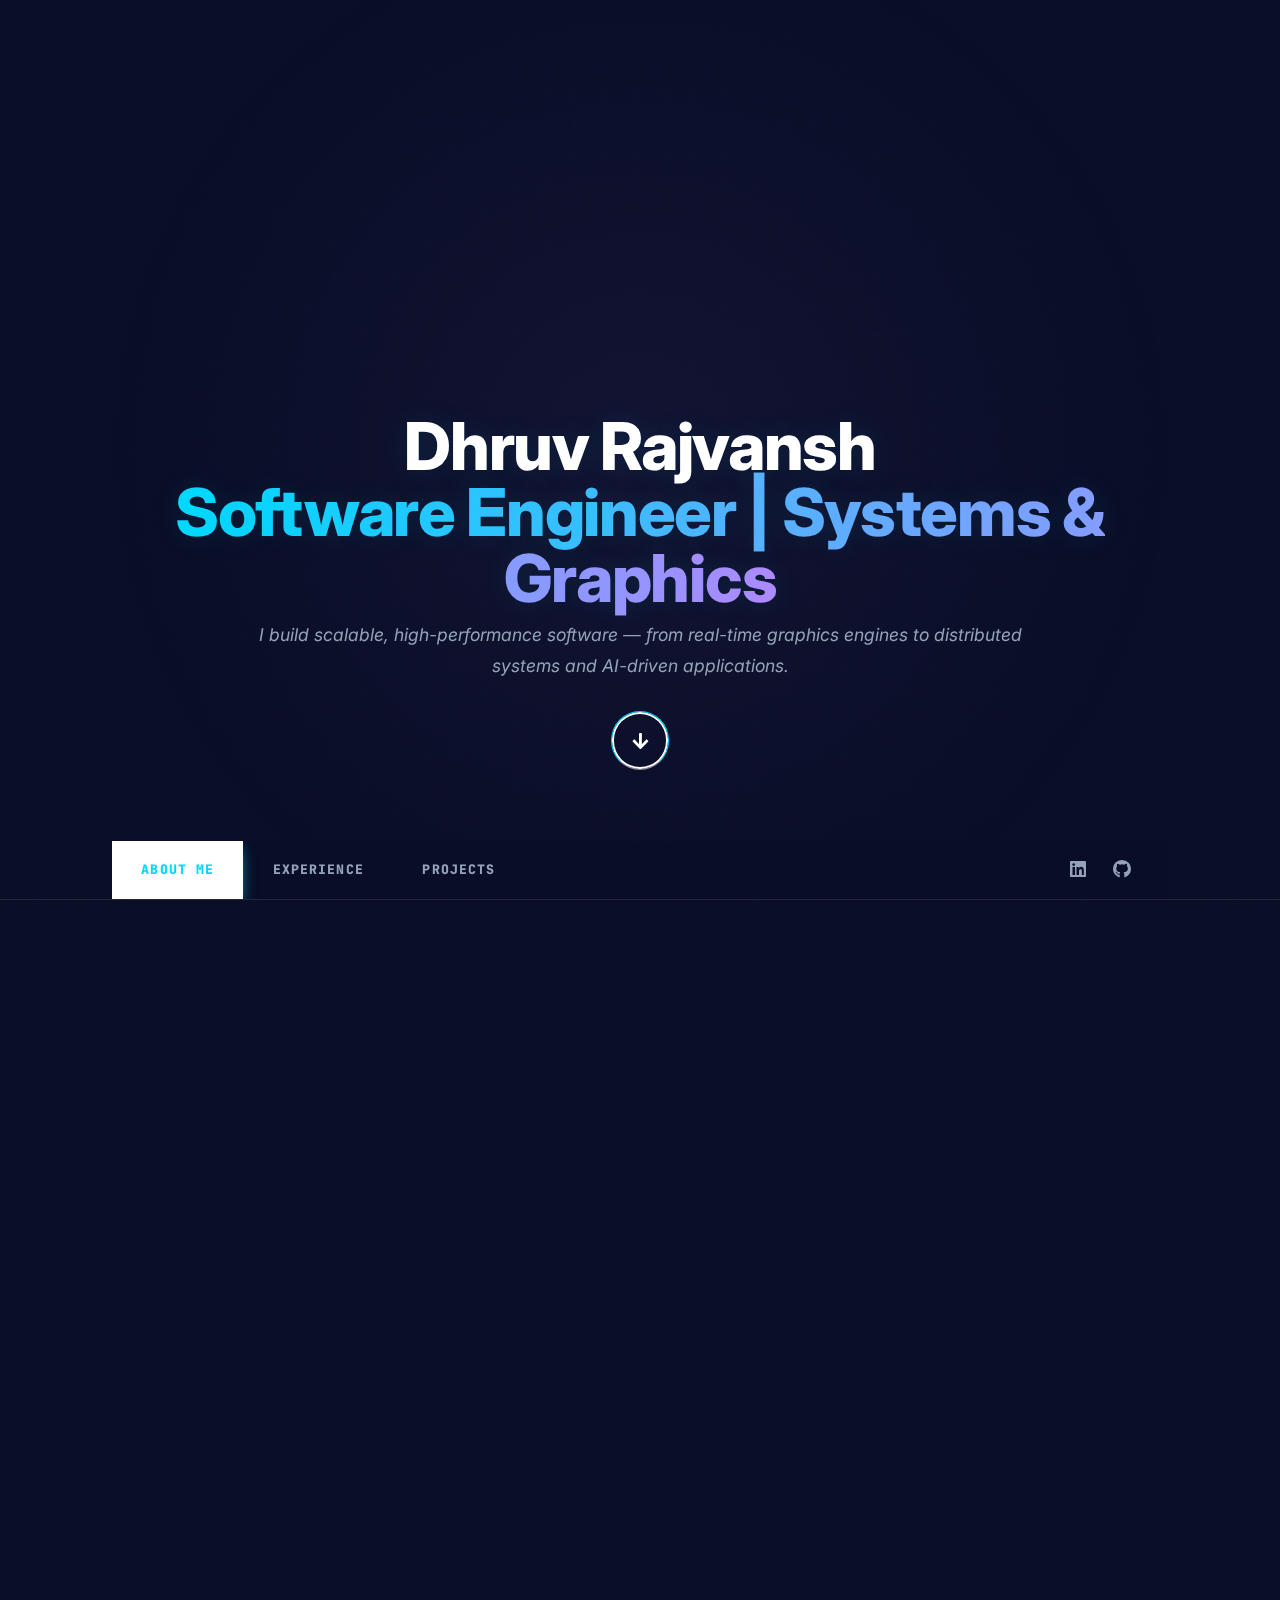
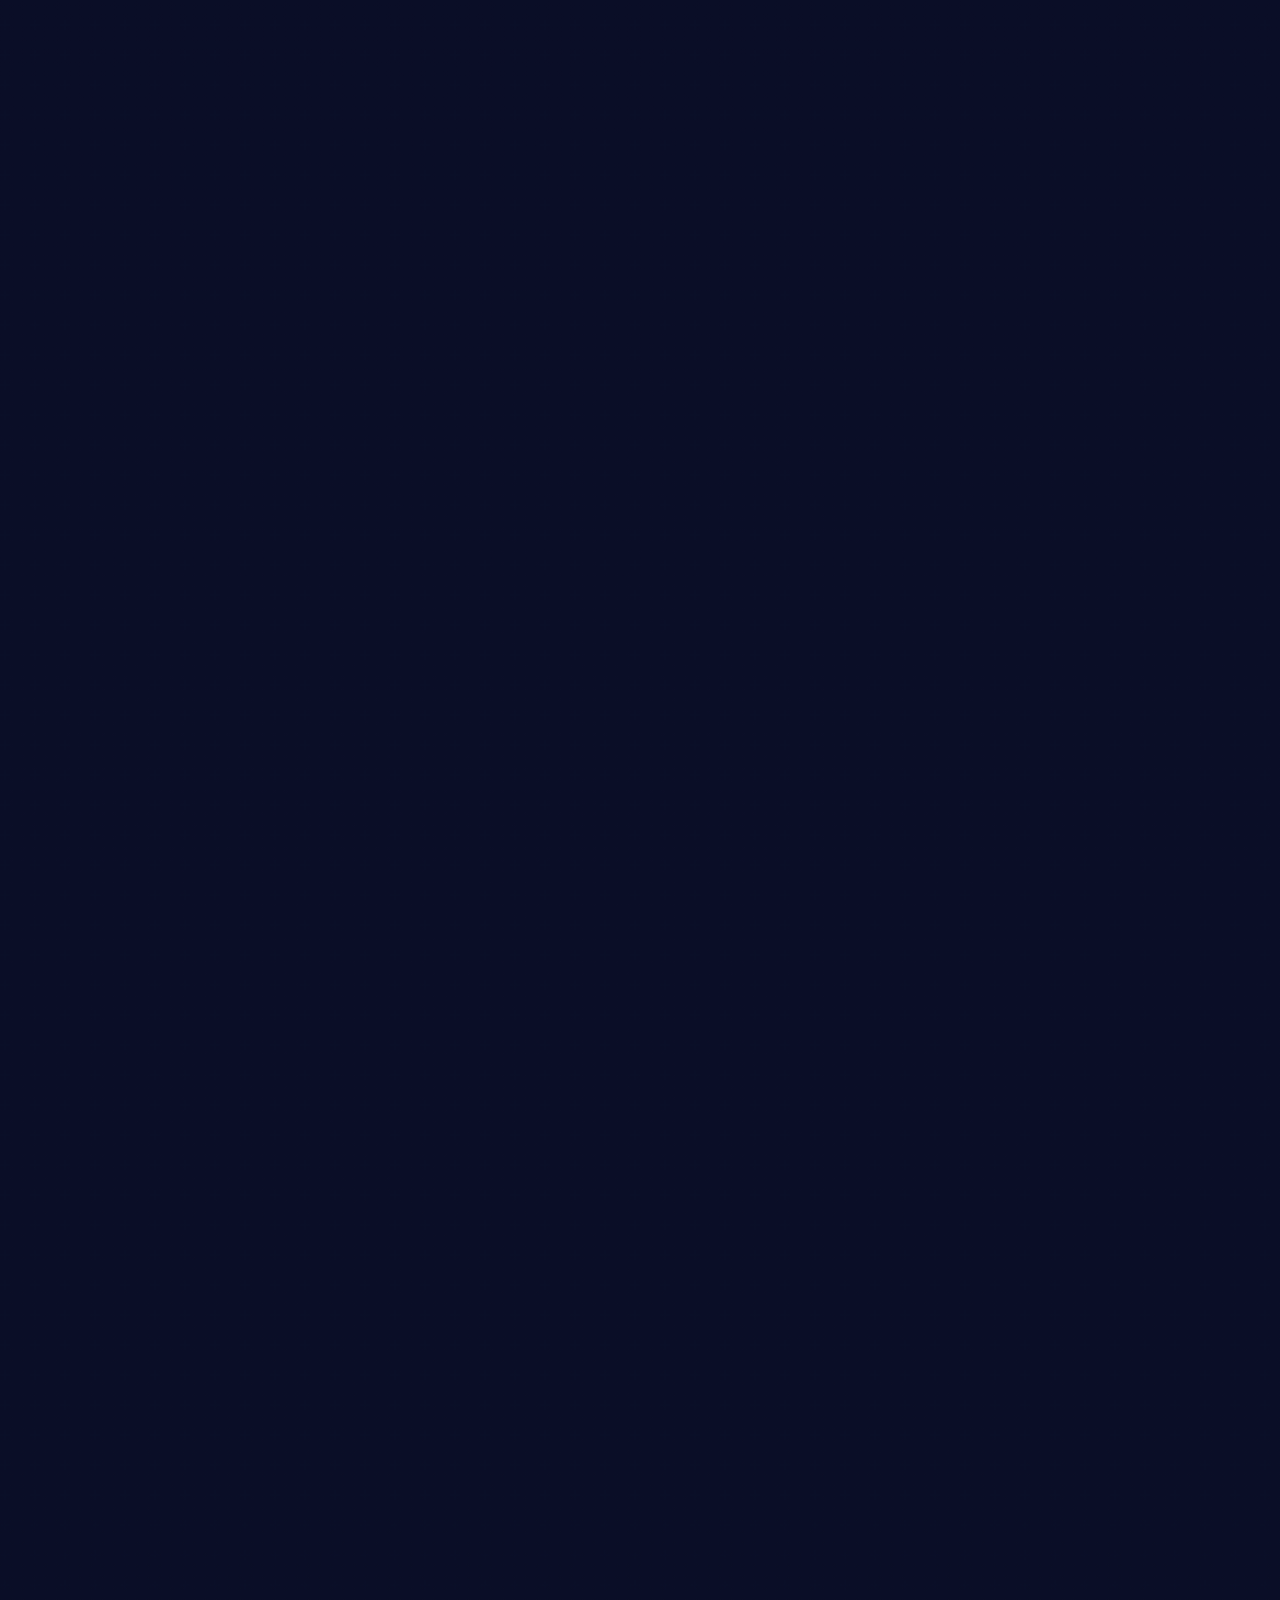
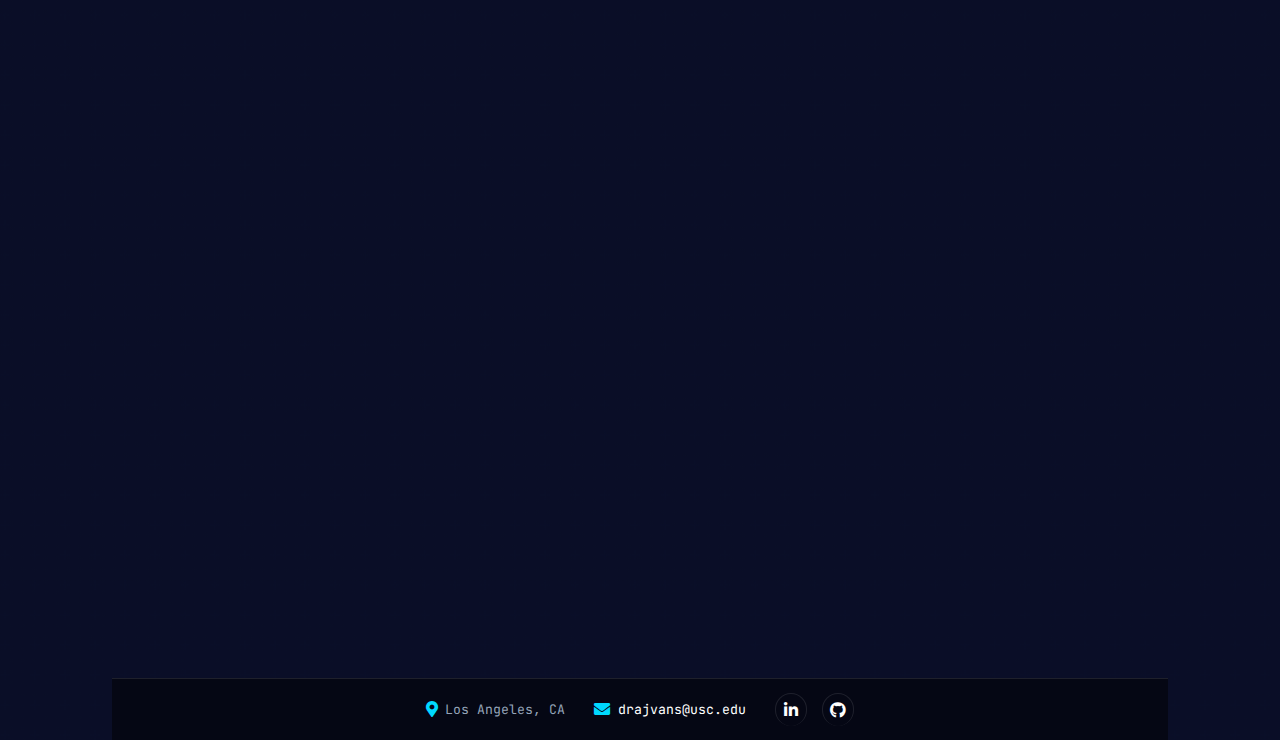
<file: index.html>
<!DOCTYPE HTML>
<!--
	Massively by HTML5 UP
	html5up.net | @ajlkn
	Free for personal and commercial use under the CCA 3.0 license (html5up.net/license)
-->
<html>
	<head>
		<title>Dhruv Rajvansh - Portfolio</title>
		<meta charset="utf-8" />
		<meta name="viewport" content="width=device-width, initial-scale=1, user-scalable=no" />
		<link rel="stylesheet" href="assets/css/main.css" />
		<link rel="stylesheet" href="assets/css/theme.css" />
		<link rel="stylesheet" href="assets/css/resume-button.css" />
		<link rel="stylesheet" href="assets/css/compact-footer.css" />
		<link rel="stylesheet" href="assets/css/about-features.css" />
		<noscript><link rel="stylesheet" href="assets/css/noscript.css" /></noscript>
		<style>
			/* Custom styles for profile image */
			.image.profile {
				display: block;
				width: 200px;
				height: 200px;
				margin: 0 auto 2rem auto;
				border-radius: 50%;
				overflow: hidden;
				border: 5px solid #eeeeee;
			}
			.image.profile img {
				width: 100%;
				height: 100%;
				object-fit: cover;
			}
			/* Custom style for long titles to avoid line overlap */
			.title-role {
				display: block;
				font-family: "Source Sans Pro", Helvetica, sans-serif;
				font-weight: 900;
				letter-spacing: 0.075em;
				text-transform: uppercase;
				font-size: 1.2rem;
				text-align: center;
				margin-bottom: 1.5rem;
				color: #212931;
			}
		</style>
	</head>
	<body class="is-preload">

		<!-- Wrapper -->
			<div id="wrapper" class="fade-in">

				<!-- Intro -->
					<div id="intro">
						<h1>Dhruv Rajvansh<br />
						<span class="gradient-text">Software Engineer | Systems &amp; Graphics</span></h1>
						<p>I build scalable, high-performance software — from real-time graphics engines to distributed systems and AI-driven applications.</p>
						<ul class="actions">
							<li><a href="#header" class="button icon solid solo fa-arrow-down scrolly">Continue</a></li>
						</ul>
					</div>

				<!-- Header -->
					<header id="header">
						<a href="index.html" class="logo">Dhruv Rajvansh</a>
					</header>

				<!-- Nav -->
					<nav id="nav">
						<ul class="links">
							<li class="active"><a href="index.html">About Me</a></li>
							<li><a href="experience.html">Experience</a></li>
							<li><a href="projects.html">Projects</a></li>
						</ul>
						<ul class="icons">
							<li><a href="https://www.linkedin.com/in/dhruv-rajvansh/" class="icon brands fa-linkedin"><span class="label">LinkedIn</span></a></li>
							<li><a href="https://github.com/DHRUV5262" class="icon brands fa-github"><span class="label">GitHub</span></a></li>
						</ul>
					</nav>

				<!-- Main -->
					<div id="main">

						<!-- Post -->
							<section class="post">
								<header class="major">
									<span class="title-role">Software Engineer | Systems &amp; Graphics</span>
									<h1>About Me</h1>
									<div class="image profile"><img src="images/Profile_pic.png" alt="Dhruv Rajvansh" /></div>
                                    <p>I focus on systems programming, scalable architecture, and performance optimization — with graphics and real-time rendering as one of my core strengths. I build robust software that runs at the limit: from low-level C++ and DirectX pipelines to networked multiplayer and engine tooling. I'm a Master's student in Computer Science at USC and contribute to the Institute for Creative Technologies, where I work on AI-driven virtual humans and real-time interaction systems. I'm equally at home on specialist graphics teams and general engineering teams that need someone who can own systems end-to-end.</p>
								</header>
                                
                                <h2>What I Do</h2>
                                <div class="features-grid">
                                    <div class="feature-item">
                                        <h3><i class="fas fa-cogs"></i> Systems &amp; Performance</h3>
                                        <p>I write performance-critical C++ for multi-threaded applications and real-time systems, with a strong focus on memory management, concurrency, and scalable architecture. My work spans engine resource management, skeletal animation pipelines, and networked multiplayer infrastructures — all built to run reliably under load.</p>
                                    </div>
                                    <div class="feature-item">
                                        <h3><i class="fas fa-code-branch"></i> Software Engineering</h3>
                                        <p>I apply solid software engineering practices: object-oriented design, design patterns, RESTful API design, and Agile workflows. I'm comfortable with system design and distributed systems, and I structure code for maintainability and long-term evolution.</p>
                                    </div>
                                    <div class="feature-item">
                                        <h3><i class="fas fa-cube"></i> Graphics &amp; Interactive Tech</h3>
                                        <p>I specialize in real-time 3D graphics: custom shaders in HLSL/GLSL, rendering pipelines with DirectX 12, Vulkan, and OpenGL, and physically-based lighting. I also work with XR tooling and interactive tech that sits at the boundary of graphics and gameplay.</p>
                                    </div>
                                </div>

                                <hr />

                                <h2>Technical Skills</h2>
                                <p><strong>Proficient</strong></p>
                                <div class="table-wrapper">
                                    <table>
                                        <tbody>
                                            <tr>
                                                <td><strong>Languages</strong></td>
                                                <td>C++, C#, Python, Java, JavaScript/TypeScript (ES6+), SQL, HTML5</td>
                                            </tr>
                                            <tr>
                                                <td><strong>Graphics &amp; Systems</strong></td>
                                                <td>DirectX 11/12, OpenGL, Vulkan, HLSL/GLSL, Real-time Rendering, Multithreading, Physics Simulation</td>
                                            </tr>
                                            <tr>
                                                <td><strong>Game &amp; XR</strong></td>
                                                <td>Unity, Unreal Engine 5, OpenXR</td>
                                            </tr>
                                            <tr>
                                                <td><strong>Web &amp; Visualization</strong></td>
                                                <td>Three.js, WebGL, WebXR API, Custom Shaders (WebGL)</td>
                                            </tr>
                                            <tr>
                                                <td><strong>Software Engineering</strong></td>
                                                <td>OOP, Algorithms &amp; Data Structures, RESTful API Design, Performance Optimization, System Design</td>
                                            </tr>
                                            <tr>
                                                <td><strong>Tools</strong></td>
                                                <td>Git/GitHub, Perforce, Visual Studio, VSCode, Postman</td>
                                            </tr>
                                        </tbody>
                                    </table>
                                </div>
                                <p><strong>Familiar</strong></p>
                                <div class="table-wrapper">
                                    <table>
                                        <tbody>
                                            <tr>
                                                <td><strong>Frameworks</strong></td>
                                                <td>.NET Core/ASP.NET, React, Node.js</td>
                                            </tr>
                                            <tr>
                                                <td><strong>Databases</strong></td>
                                                <td>PostgreSQL, MySQL, MongoDB</td>
                                            </tr>
                                            <tr>
                                                <td><strong>Cloud &amp; DevOps</strong></td>
                                                <td>AWS, Azure, Docker, GitHub Actions, Jenkins</td>
                                            </tr>
                                            <tr>
                                                <td><strong>Architecture</strong></td>
                                                <td>Microservices, Distributed Systems</td>
                                            </tr>
                                        </tbody>
                                    </table>
                                </div>

                                <hr />

                                <div class="row">
                                    <div class="col-6 col-12-small">
                                        <h3>🔧 Currently Working On</h3>
                                        <p>Currently serving as Lead Engineer for my MFA thesis project, 'Cemented Dreams', an Unreal Engine C++ game. I focus on core game systems and integrating features from fellow engineers, ensuring seamless synchronization via Perforce. A key technical focus is keeping the main branch stable while merging disparate systems — from gameplay to rendering — into a single, performant build.</p>
                                    </div>
                                    <div class="col-6 col-12-small">
                                        <h3>🌍 Beyond Code</h3>
                                        <p>When I'm not optimizing render loops, you'll find me playing Gacha games, grinding Valorant ranks, or binging anime series that I definitely did not plan to start that day. Gaming isn't just a hobby — it's what keeps me driven to build better systems.</p>
                                    </div>
                                </div>
                                
                                <ul class="actions special">
                                    <li><a href="projects.html" class="button large">See My Projects</a></li>
                                </ul>

                                <!-- Resume Download Section -->
                                <section class="resume-section fade-in-scroll">
                                    <h3>Want to dive deeper?</h3>
                                    <!-- 
                                        HOW TO UPDATE RESUME:
                                        1. Name your new resume file "resume.pdf"
                                        2. Place it in the "assets" folder (replace the old one)
                                        3. No code changes needed!
                                    -->
                                    <a href="assets/resume.pdf" 
                                       class="resume-btn" 
                                       target="_blank" 
                                       download="Dhruv_Rajvansh_Resume.pdf">
                                        <span>Download Resume</span>
                                        <i class="fas fa-download"></i>
                                    </a>
                                </section>

							</section>

					</div>

				<!-- Footer -->
					<footer id="footer">
                        <div class="footer-container">
                            <div class="footer-item">
                                <i class="fas fa-map-marker-alt"></i> Los Angeles, CA
                            </div>
                            <div class="footer-item">
                                <i class="fas fa-envelope"></i> <a href="mailto:drajvans@usc.edu">drajvans@usc.edu</a>
                            </div>
                            <div class="footer-social">
                                <a href="https://www.linkedin.com/in/dhruv-rajvansh/" target="_blank"><i class="fab fa-linkedin-in"></i></a>
                                <a href="https://github.com/DHRUV5262" target="_blank"><i class="fab fa-github"></i></a>
                            </div>
                        </div>
					</footer>

			</div>

		<!-- Scripts -->
			<script src="assets/js/jquery.min.js"></script>
			<script src="assets/js/jquery.scrollex.min.js"></script>
			<script src="assets/js/jquery.scrolly.min.js"></script>
			<script src="assets/js/browser.min.js"></script>
			<script src="assets/js/breakpoints.min.js"></script>
			<script src="assets/js/util.js"></script>
			<script src="assets/js/main.js"></script>

	</body>
</html>
</file>
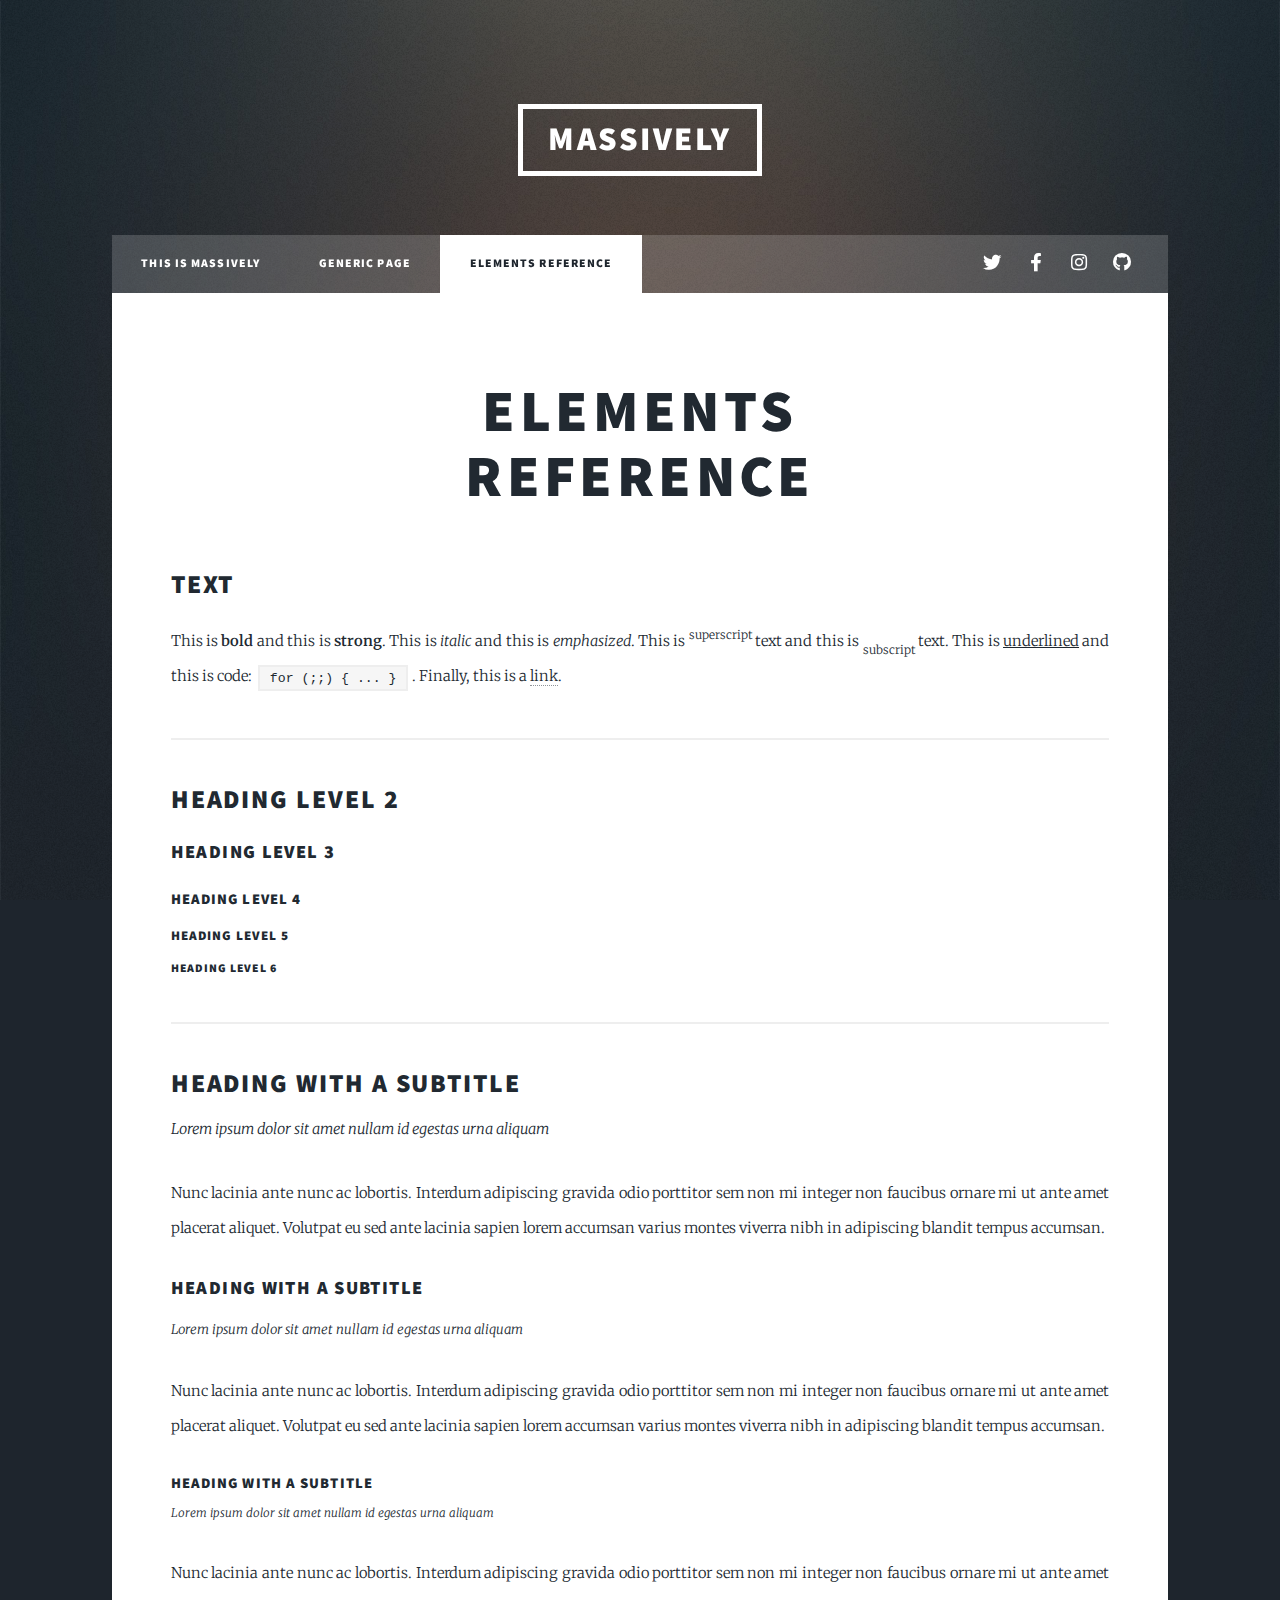
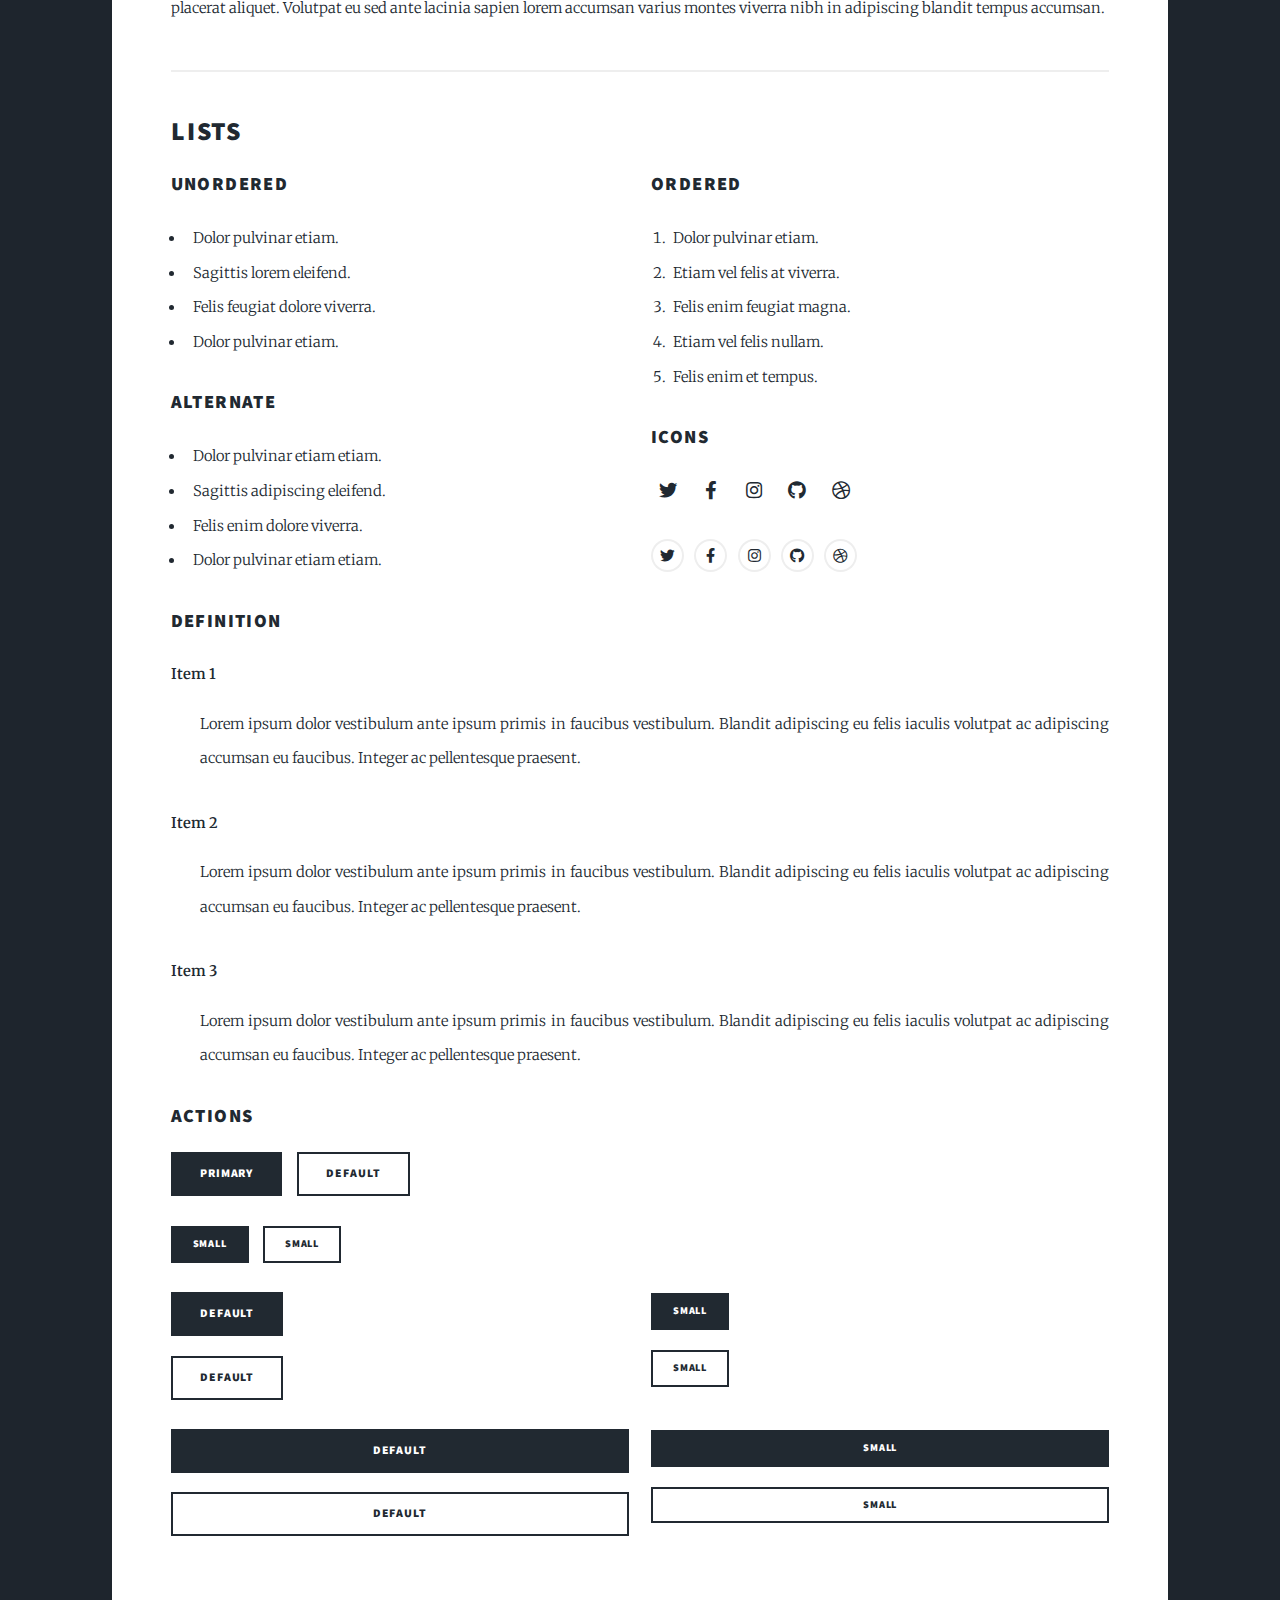
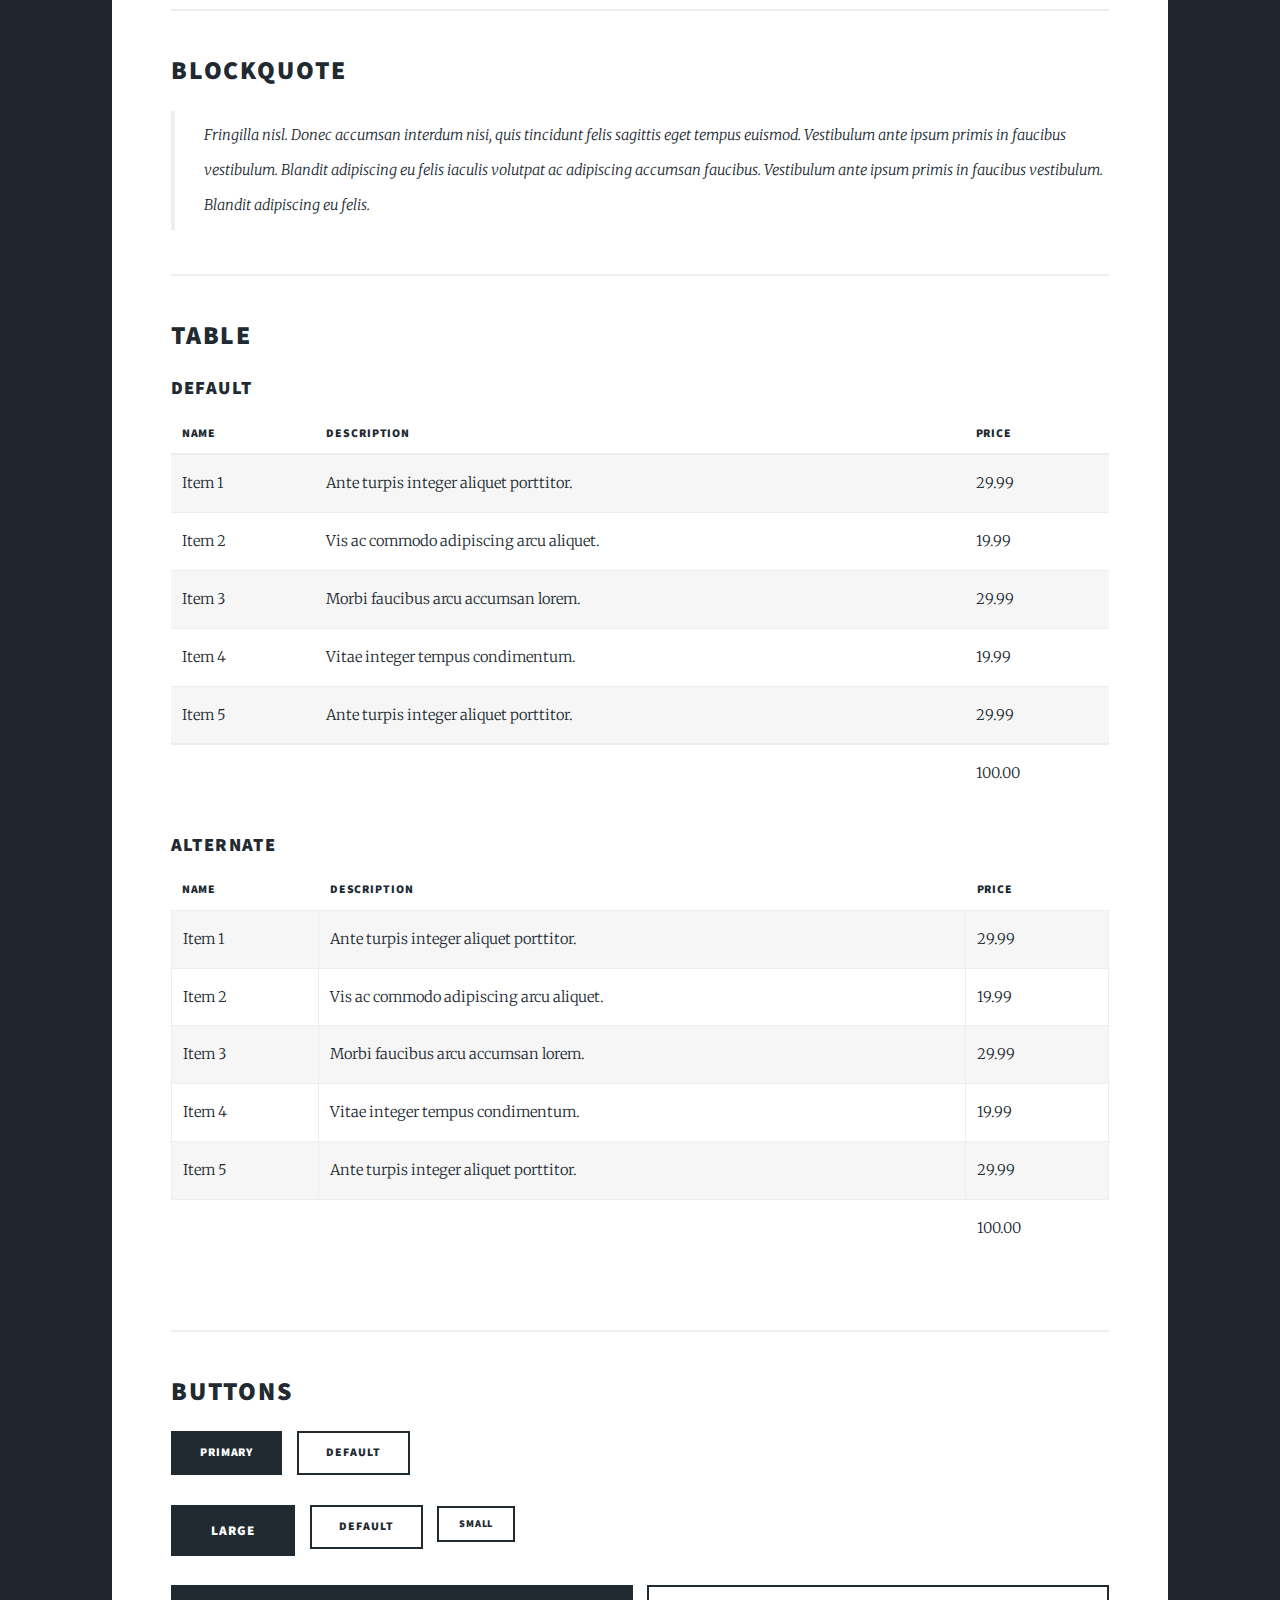
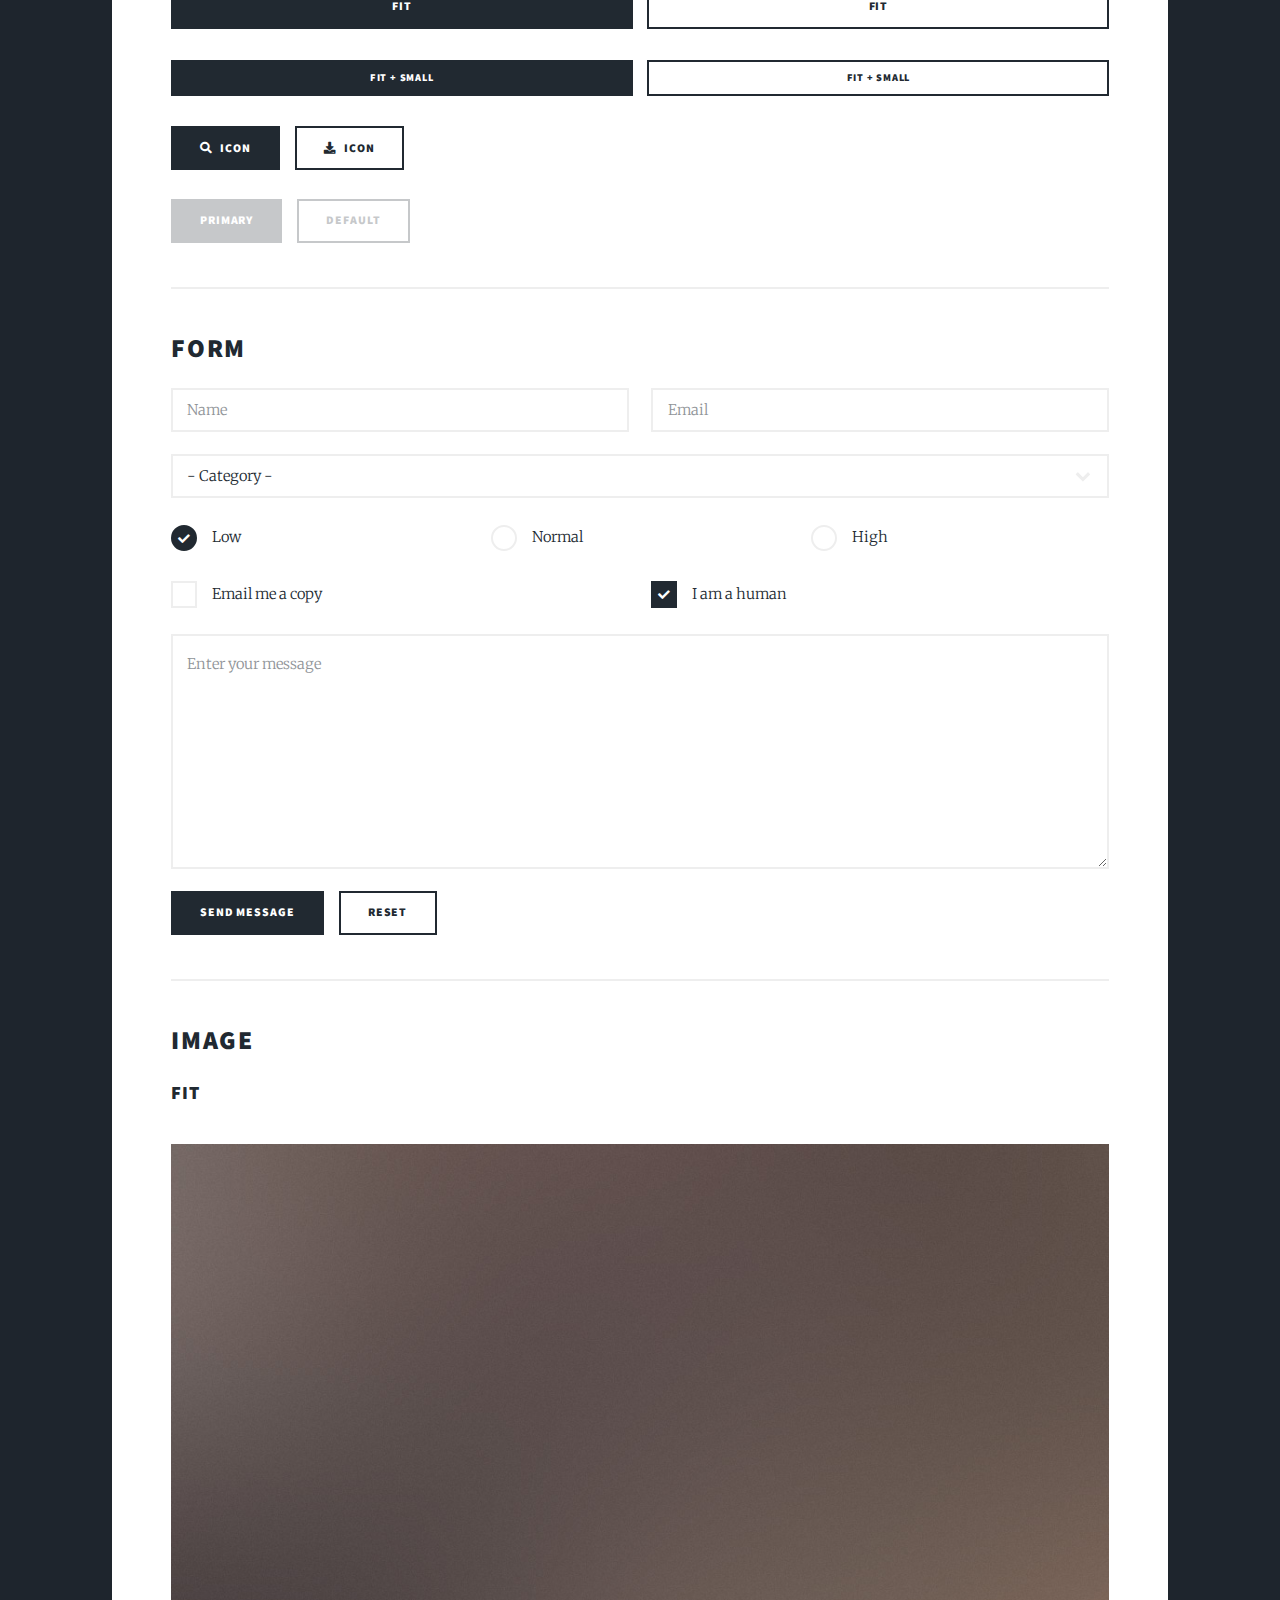
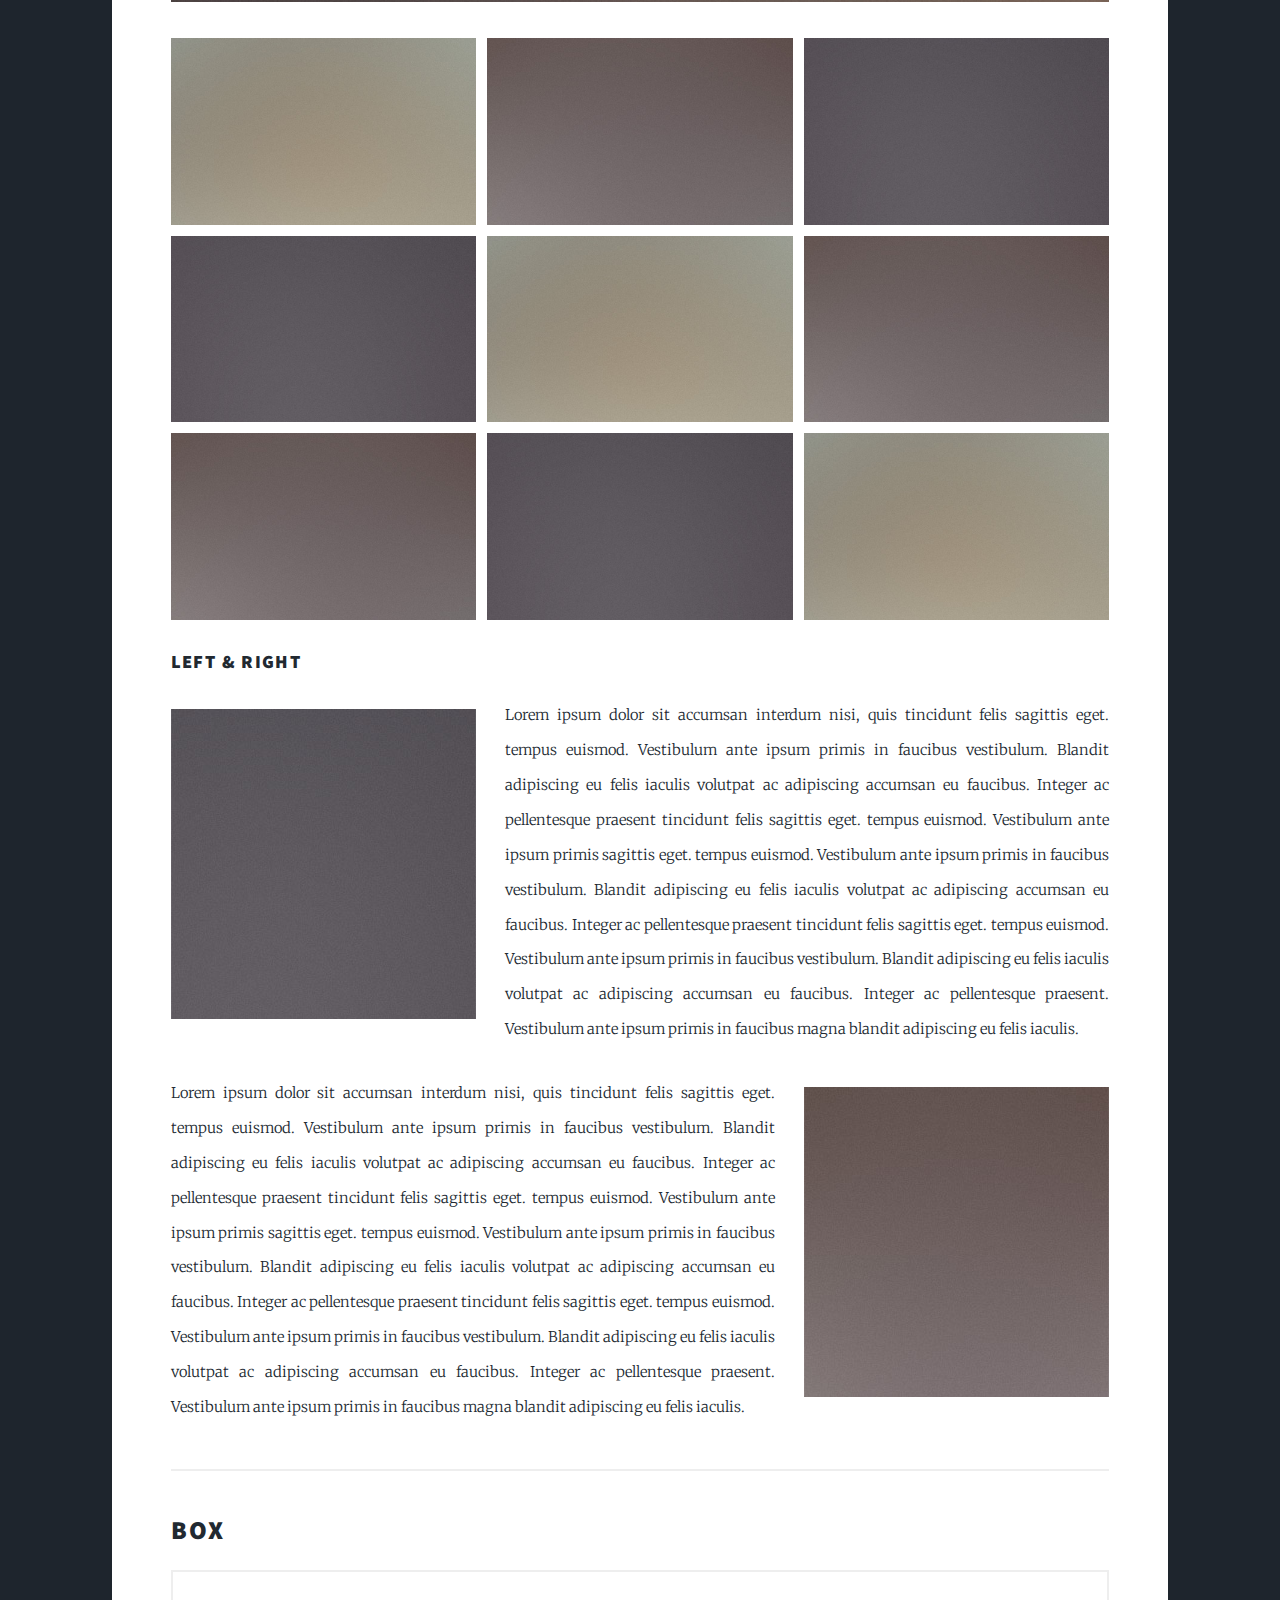
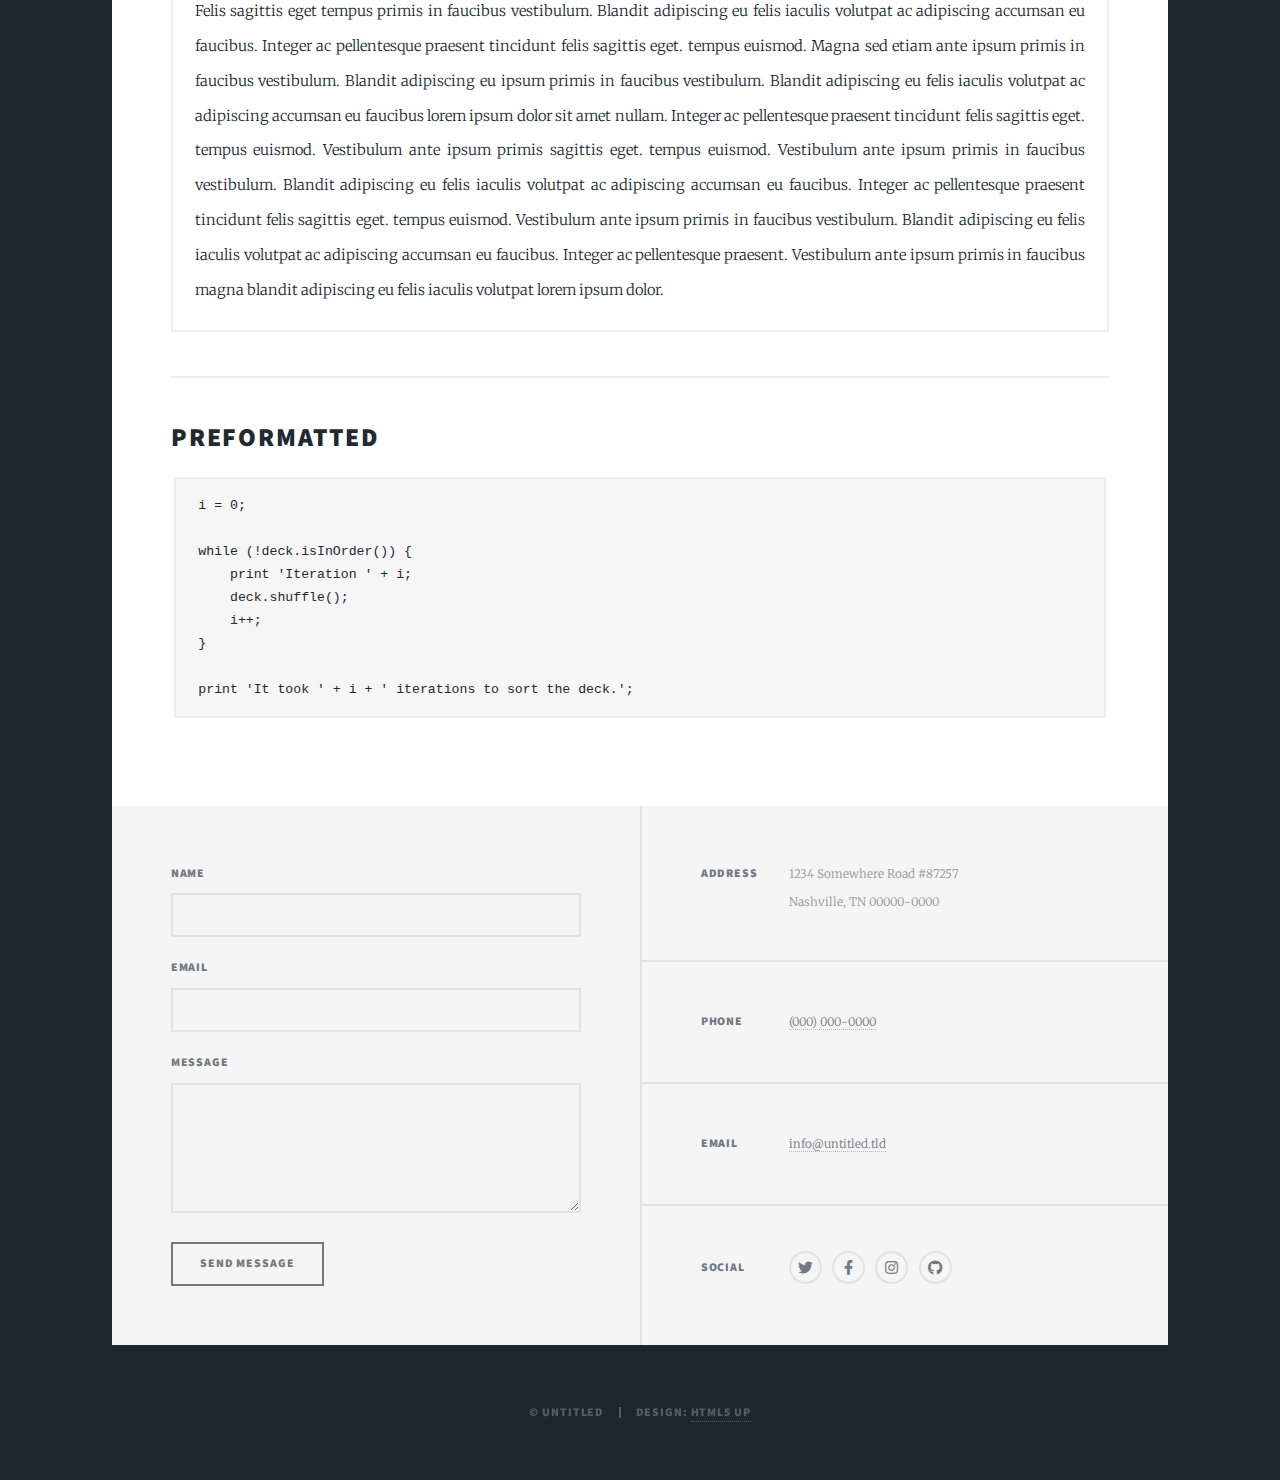
<file: elements.html>
<!DOCTYPE HTML>
<!--
	Massively by HTML5 UP
	html5up.net | @ajlkn
	Free for personal and commercial use under the CCA 3.0 license (html5up.net/license)
-->
<html>
	<head>
		<title>Elements Reference - Massively by HTML5 UP</title>
		<meta charset="utf-8" />
		<meta name="viewport" content="width=device-width, initial-scale=1, user-scalable=no" />
		<link rel="stylesheet" href="assets/css/main.css" />
		<noscript><link rel="stylesheet" href="assets/css/noscript.css" /></noscript>
	</head>
	<body class="is-preload">

		<!-- Wrapper -->
			<div id="wrapper">

				<!-- Header -->
					<header id="header">
						<a href="index.html" class="logo">Massively</a>
					</header>

				<!-- Nav -->
					<nav id="nav">
						<ul class="links">
							<li><a href="index.html">This is Massively</a></li>
							<li><a href="generic.html">Generic Page</a></li>
							<li class="active"><a href="elements.html">Elements Reference</a></li>
						</ul>
						<ul class="icons">
							<li><a href="#" class="icon brands fa-twitter"><span class="label">Twitter</span></a></li>
							<li><a href="#" class="icon brands fa-facebook-f"><span class="label">Facebook</span></a></li>
							<li><a href="#" class="icon brands fa-instagram"><span class="label">Instagram</span></a></li>
							<li><a href="#" class="icon brands fa-github"><span class="label">GitHub</span></a></li>
						</ul>
					</nav>

				<!-- Main -->
					<div id="main">

						<!-- Post -->
							<section class="post">
								<header class="major">
									<h1>Elements<br />
									Reference</h1>
								</header>

								<!-- Text stuff -->
									<h2>Text</h2>
									<p>This is <b>bold</b> and this is <strong>strong</strong>. This is <i>italic</i> and this is <em>emphasized</em>.
									This is <sup>superscript</sup> text and this is <sub>subscript</sub> text.
									This is <u>underlined</u> and this is code: <code>for (;;) { ... }</code>.
									Finally, this is a <a href="#">link</a>.</p>
									<hr />
									<h2>Heading Level 2</h2>
									<h3>Heading Level 3</h3>
									<h4>Heading Level 4</h4>
									<h5>Heading Level 5</h5>
									<h6>Heading Level 6</h6>
									<hr />
									<header>
										<h2>Heading with a Subtitle</h2>
										<p>Lorem ipsum dolor sit amet nullam id egestas urna aliquam</p>
									</header>
									<p>Nunc lacinia ante nunc ac lobortis. Interdum adipiscing gravida odio porttitor sem non mi integer non faucibus ornare mi ut ante amet placerat aliquet. Volutpat eu sed ante lacinia sapien lorem accumsan varius montes viverra nibh in adipiscing blandit tempus accumsan.</p>
									<header>
										<h3>Heading with a Subtitle</h3>
										<p>Lorem ipsum dolor sit amet nullam id egestas urna aliquam</p>
									</header>
									<p>Nunc lacinia ante nunc ac lobortis. Interdum adipiscing gravida odio porttitor sem non mi integer non faucibus ornare mi ut ante amet placerat aliquet. Volutpat eu sed ante lacinia sapien lorem accumsan varius montes viverra nibh in adipiscing blandit tempus accumsan.</p>
									<header>
										<h4>Heading with a Subtitle</h4>
										<p>Lorem ipsum dolor sit amet nullam id egestas urna aliquam</p>
									</header>
									<p>Nunc lacinia ante nunc ac lobortis. Interdum adipiscing gravida odio porttitor sem non mi integer non faucibus ornare mi ut ante amet placerat aliquet. Volutpat eu sed ante lacinia sapien lorem accumsan varius montes viverra nibh in adipiscing blandit tempus accumsan.</p>

									<hr />

								<!-- Lists -->
									<h2>Lists</h2>
									<div class="row">
										<div class="col-6 col-12-small">

											<h3>Unordered</h3>
											<ul>
												<li>Dolor pulvinar etiam.</li>
												<li>Sagittis lorem eleifend.</li>
												<li>Felis feugiat dolore viverra.</li>
												<li>Dolor pulvinar etiam.</li>
											</ul>

											<h3>Alternate</h3>
											<ul class="alt">
												<li>Dolor pulvinar etiam etiam.</li>
												<li>Sagittis adipiscing eleifend.</li>
												<li>Felis enim dolore viverra.</li>
												<li>Dolor pulvinar etiam etiam.</li>
											</ul>

										</div>
										<div class="col-6 col-12-small">

											<h3>Ordered</h3>
											<ol>
												<li>Dolor pulvinar etiam.</li>
												<li>Etiam vel felis at viverra.</li>
												<li>Felis enim feugiat magna.</li>
												<li>Etiam vel felis nullam.</li>
												<li>Felis enim et tempus.</li>
											</ol>

											<h3>Icons</h3>
											<ul class="icons">
												<li><a href="#" class="icon brands fa-twitter"><span class="label">Twitter</span></a></li>
												<li><a href="#" class="icon brands fa-facebook-f"><span class="label">Facebook</span></a></li>
												<li><a href="#" class="icon brands fa-instagram"><span class="label">Instagram</span></a></li>
												<li><a href="#" class="icon brands fa-github"><span class="label">Github</span></a></li>
												<li><a href="#" class="icon brands fa-dribbble"><span class="label">Dribbble</span></a></li>
											</ul>
											<ul class="icons alt">
												<li><a href="#" class="icon brands alt fa-twitter"><span class="label">Twitter</span></a></li>
												<li><a href="#" class="icon brands alt fa-facebook-f"><span class="label">Facebook</span></a></li>
												<li><a href="#" class="icon brands alt fa-instagram"><span class="label">Instagram</span></a></li>
												<li><a href="#" class="icon brands alt fa-github"><span class="label">Github</span></a></li>
												<li><a href="#" class="icon brands alt fa-dribbble"><span class="label">Dribbble</span></a></li>
											</ul>

										</div>
									</div>
									<h3>Definition</h3>
									<dl>
										<dt>Item 1</dt>
										<dd>
											<p>Lorem ipsum dolor vestibulum ante ipsum primis in faucibus vestibulum. Blandit adipiscing eu felis iaculis volutpat ac adipiscing accumsan eu faucibus. Integer ac pellentesque praesent.</p>
										</dd>
										<dt>Item 2</dt>
										<dd>
											<p>Lorem ipsum dolor vestibulum ante ipsum primis in faucibus vestibulum. Blandit adipiscing eu felis iaculis volutpat ac adipiscing accumsan eu faucibus. Integer ac pellentesque praesent.</p>
										</dd>
										<dt>Item 3</dt>
										<dd>
											<p>Lorem ipsum dolor vestibulum ante ipsum primis in faucibus vestibulum. Blandit adipiscing eu felis iaculis volutpat ac adipiscing accumsan eu faucibus. Integer ac pellentesque praesent.</p>
										</dd>
									</dl>

									<h3>Actions</h3>
									<ul class="actions">
										<li><a href="#" class="button primary">Primary</a></li>
										<li><a href="#" class="button">Default</a></li>
									</ul>
									<ul class="actions small">
										<li><a href="#" class="button primary small">Small</a></li>
										<li><a href="#" class="button small">Small</a></li>
									</ul>
									<div class="row">
										<div class="col-6 col-12-small">
											<ul class="actions stacked">
												<li><a href="#" class="button primary">Default</a></li>
												<li><a href="#" class="button">Default</a></li>
											</ul>
										</div>
										<div class="col-6 col-12-small">
											<ul class="actions stacked">
												<li><a href="#" class="button primary small">Small</a></li>
												<li><a href="#" class="button small">Small</a></li>
											</ul>
										</div>
									</div>
									<div class="row">
										<div class="col-6 col-12-small">
											<ul class="actions stacked">
												<li><a href="#" class="button primary fit">Default</a></li>
												<li><a href="#" class="button fit">Default</a></li>
											</ul>
										</div>
										<div class="col-6 col-12-small">
											<ul class="actions stacked">
												<li><a href="#" class="button primary small fit">Small</a></li>
												<li><a href="#" class="button small fit">Small</a></li>
											</ul>
										</div>
									</div>

									<hr />

								<!-- Blockquote -->
									<h2>Blockquote</h2>
									<blockquote>Fringilla nisl. Donec accumsan interdum nisi, quis tincidunt felis sagittis eget tempus euismod. Vestibulum ante ipsum primis in faucibus vestibulum. Blandit adipiscing eu felis iaculis volutpat ac adipiscing accumsan faucibus. Vestibulum ante ipsum primis in faucibus vestibulum. Blandit adipiscing eu felis.</blockquote>

									<hr />

								<!-- Table -->
									<h2>Table</h2>

									<h3>Default</h3>
									<div class="table-wrapper">
										<table>
											<thead>
												<tr>
													<th>Name</th>
													<th>Description</th>
													<th>Price</th>
												</tr>
											</thead>
											<tbody>
												<tr>
													<td>Item 1</td>
													<td>Ante turpis integer aliquet porttitor.</td>
													<td>29.99</td>
												</tr>
												<tr>
													<td>Item 2</td>
													<td>Vis ac commodo adipiscing arcu aliquet.</td>
													<td>19.99</td>
												</tr>
												<tr>
													<td>Item 3</td>
													<td> Morbi faucibus arcu accumsan lorem.</td>
													<td>29.99</td>
												</tr>
												<tr>
													<td>Item 4</td>
													<td>Vitae integer tempus condimentum.</td>
													<td>19.99</td>
												</tr>
												<tr>
													<td>Item 5</td>
													<td>Ante turpis integer aliquet porttitor.</td>
													<td>29.99</td>
												</tr>
											</tbody>
											<tfoot>
												<tr>
													<td colspan="2"></td>
													<td>100.00</td>
												</tr>
											</tfoot>
										</table>
									</div>

									<h3>Alternate</h3>
									<div class="table-wrapper">
										<table class="alt">
											<thead>
												<tr>
													<th>Name</th>
													<th>Description</th>
													<th>Price</th>
												</tr>
											</thead>
											<tbody>
												<tr>
													<td>Item 1</td>
													<td>Ante turpis integer aliquet porttitor.</td>
													<td>29.99</td>
												</tr>
												<tr>
													<td>Item 2</td>
													<td>Vis ac commodo adipiscing arcu aliquet.</td>
													<td>19.99</td>
												</tr>
												<tr>
													<td>Item 3</td>
													<td> Morbi faucibus arcu accumsan lorem.</td>
													<td>29.99</td>
												</tr>
												<tr>
													<td>Item 4</td>
													<td>Vitae integer tempus condimentum.</td>
													<td>19.99</td>
												</tr>
												<tr>
													<td>Item 5</td>
													<td>Ante turpis integer aliquet porttitor.</td>
													<td>29.99</td>
												</tr>
											</tbody>
											<tfoot>
												<tr>
													<td colspan="2"></td>
													<td>100.00</td>
												</tr>
											</tfoot>
										</table>
									</div>

									<hr />

								<!-- Buttons -->
									<h2>Buttons</h2>
									<ul class="actions">
										<li><a href="#" class="button primary">Primary</a></li>
										<li><a href="#" class="button">Default</a></li>
									</ul>
									<ul class="actions">
										<li><a href="#" class="button primary large">Large</a></li>
										<li><a href="#" class="button">Default</a></li>
										<li><a href="#" class="button small">Small</a></li>
									</ul>
									<ul class="actions fit">
										<li><a href="#" class="button primary fit">Fit</a></li>
										<li><a href="#" class="button fit">Fit</a></li>
									</ul>
									<ul class="actions fit small">
										<li><a href="#" class="button primary fit small">Fit + Small</a></li>
										<li><a href="#" class="button fit small">Fit + Small</a></li>
									</ul>
									<ul class="actions">
										<li><a href="#" class="button primary icon solid fa-search">Icon</a></li>
										<li><a href="#" class="button icon solid fa-download">Icon</a></li>
									</ul>
									<ul class="actions">
										<li><span class="button primary disabled">Primary</span></li>
										<li><span class="button disabled">Default</span></li>
									</ul>

									<hr />

								<!-- Form -->
									<h2>Form</h2>

									<form method="post" action="#">
										<div class="row gtr-uniform">
											<div class="col-6 col-12-xsmall">
												<input type="text" name="demo-name" id="demo-name" value="" placeholder="Name" />
											</div>
											<div class="col-6 col-12-xsmall">
												<input type="email" name="demo-email" id="demo-email" value="" placeholder="Email" />
											</div>
											<!-- Break -->
											<div class="col-12">
												<select name="demo-category" id="demo-category">
													<option value="">- Category -</option>
													<option value="1">Manufacturing</option>
													<option value="1">Shipping</option>
													<option value="1">Administration</option>
													<option value="1">Human Resources</option>
												</select>
											</div>
											<!-- Break -->
											<div class="col-4 col-12-small">
												<input type="radio" id="demo-priority-low" name="demo-priority" checked>
												<label for="demo-priority-low">Low</label>
											</div>
											<div class="col-4 col-12-small">
												<input type="radio" id="demo-priority-normal" name="demo-priority">
												<label for="demo-priority-normal">Normal</label>
											</div>
											<div class="col-4 col-12-small">
												<input type="radio" id="demo-priority-high" name="demo-priority">
												<label for="demo-priority-high">High</label>
											</div>
											<!-- Break -->
											<div class="col-6 col-12-small">
												<input type="checkbox" id="demo-copy" name="demo-copy">
												<label for="demo-copy">Email me a copy</label>
											</div>
											<div class="col-6 col-12-small">
												<input type="checkbox" id="demo-human" name="demo-human" checked>
												<label for="demo-human">I am a human</label>
											</div>
											<!-- Break -->
											<div class="col-12">
												<textarea name="demo-message" id="demo-message" placeholder="Enter your message" rows="6"></textarea>
											</div>
											<!-- Break -->
											<div class="col-12">
												<ul class="actions">
													<li><input type="submit" value="Send Message" class="primary" /></li>
													<li><input type="reset" value="Reset" /></li>
												</ul>
											</div>
										</div>
									</form>

									<hr />

								<!-- Image -->
									<h2>Image</h2>

									<h3>Fit</h3>
									<span class="image fit"><img src="images/pic01.jpg" alt="" /></span>
									<div class="box alt">
										<div class="row gtr-50 gtr-uniform">
											<div class="col-4"><span class="image fit"><img src="images/pic02.jpg" alt="" /></span></div>
											<div class="col-4"><span class="image fit"><img src="images/pic03.jpg" alt="" /></span></div>
											<div class="col-4"><span class="image fit"><img src="images/pic04.jpg" alt="" /></span></div>
											<!-- Break -->
											<div class="col-4"><span class="image fit"><img src="images/pic04.jpg" alt="" /></span></div>
											<div class="col-4"><span class="image fit"><img src="images/pic02.jpg" alt="" /></span></div>
											<div class="col-4"><span class="image fit"><img src="images/pic03.jpg" alt="" /></span></div>
											<!-- Break -->
											<div class="col-4"><span class="image fit"><img src="images/pic03.jpg" alt="" /></span></div>
											<div class="col-4"><span class="image fit"><img src="images/pic04.jpg" alt="" /></span></div>
											<div class="col-4"><span class="image fit"><img src="images/pic02.jpg" alt="" /></span></div>
										</div>
									</div>

									<h3>Left &amp; Right</h3>
									<p><span class="image left"><img src="images/pic08.jpg" alt="" /></span>Lorem ipsum dolor sit accumsan interdum nisi, quis tincidunt felis sagittis eget. tempus euismod. Vestibulum ante ipsum primis in faucibus vestibulum. Blandit adipiscing eu felis iaculis volutpat ac adipiscing accumsan eu faucibus. Integer ac pellentesque praesent tincidunt felis sagittis eget. tempus euismod. Vestibulum ante ipsum primis sagittis eget. tempus euismod. Vestibulum ante ipsum primis in faucibus vestibulum. Blandit adipiscing eu felis iaculis volutpat ac adipiscing accumsan eu faucibus. Integer ac pellentesque praesent tincidunt felis sagittis eget. tempus euismod. Vestibulum ante ipsum primis in faucibus vestibulum. Blandit adipiscing eu felis iaculis volutpat ac adipiscing accumsan eu faucibus. Integer ac pellentesque praesent. Vestibulum ante ipsum primis in faucibus magna blandit adipiscing eu felis iaculis.</p>
									<p><span class="image right"><img src="images/pic09.jpg" alt="" /></span>Lorem ipsum dolor sit accumsan interdum nisi, quis tincidunt felis sagittis eget. tempus euismod. Vestibulum ante ipsum primis in faucibus vestibulum. Blandit adipiscing eu felis iaculis volutpat ac adipiscing accumsan eu faucibus. Integer ac pellentesque praesent tincidunt felis sagittis eget. tempus euismod. Vestibulum ante ipsum primis sagittis eget. tempus euismod. Vestibulum ante ipsum primis in faucibus vestibulum. Blandit adipiscing eu felis iaculis volutpat ac adipiscing accumsan eu faucibus. Integer ac pellentesque praesent tincidunt felis sagittis eget. tempus euismod. Vestibulum ante ipsum primis in faucibus vestibulum. Blandit adipiscing eu felis iaculis volutpat ac adipiscing accumsan eu faucibus. Integer ac pellentesque praesent. Vestibulum ante ipsum primis in faucibus magna blandit adipiscing eu felis iaculis.</p>

									<hr />

								<!-- Box -->
									<h2>Box</h2>
									<div class="box">
										<p>Felis sagittis eget tempus primis in faucibus vestibulum. Blandit adipiscing eu felis iaculis volutpat ac adipiscing accumsan eu faucibus. Integer ac pellentesque praesent tincidunt felis sagittis eget. tempus euismod. Magna sed etiam ante ipsum primis in faucibus vestibulum. Blandit adipiscing eu ipsum primis in faucibus vestibulum. Blandit adipiscing eu felis iaculis volutpat ac adipiscing accumsan eu faucibus lorem ipsum dolor sit amet nullam. Integer ac pellentesque praesent tincidunt felis sagittis eget. tempus euismod. Vestibulum ante ipsum primis sagittis eget. tempus euismod. Vestibulum ante ipsum primis in faucibus vestibulum. Blandit adipiscing eu felis iaculis volutpat ac adipiscing accumsan eu faucibus. Integer ac pellentesque praesent tincidunt felis sagittis eget. tempus euismod. Vestibulum ante ipsum primis in faucibus vestibulum. Blandit adipiscing eu felis iaculis volutpat ac adipiscing accumsan eu faucibus. Integer ac pellentesque praesent. Vestibulum ante ipsum primis in faucibus magna blandit adipiscing eu felis iaculis volutpat lorem ipsum dolor.</p>
									</div>

									<hr />

								<!-- Preformatted Code -->
									<h2>Preformatted</h2>
									<pre><code>i = 0;

while (!deck.isInOrder()) {
    print 'Iteration ' + i;
    deck.shuffle();
    i++;
}

print 'It took ' + i + ' iterations to sort the deck.';
</code></pre>

							</section>

					</div>

				<!-- Footer -->
					<footer id="footer">
						<section>
							<form method="post" action="#">
								<div class="fields">
									<div class="field">
										<label for="name">Name</label>
										<input type="text" name="name" id="name" />
									</div>
									<div class="field">
										<label for="email">Email</label>
										<input type="text" name="email" id="email" />
									</div>
									<div class="field">
										<label for="message">Message</label>
										<textarea name="message" id="message" rows="3"></textarea>
									</div>
								</div>
								<ul class="actions">
									<li><input type="submit" value="Send Message" /></li>
								</ul>
							</form>
						</section>
						<section class="split contact">
							<section class="alt">
								<h3>Address</h3>
								<p>1234 Somewhere Road #87257<br />
								Nashville, TN 00000-0000</p>
							</section>
							<section>
								<h3>Phone</h3>
								<p><a href="#">(000) 000-0000</a></p>
							</section>
							<section>
								<h3>Email</h3>
								<p><a href="#">info@untitled.tld</a></p>
							</section>
							<section>
								<h3>Social</h3>
								<ul class="icons alt">
									<li><a href="#" class="icon brands alt fa-twitter"><span class="label">Twitter</span></a></li>
									<li><a href="#" class="icon brands alt fa-facebook-f"><span class="label">Facebook</span></a></li>
									<li><a href="#" class="icon brands alt fa-instagram"><span class="label">Instagram</span></a></li>
									<li><a href="#" class="icon brands alt fa-github"><span class="label">GitHub</span></a></li>
								</ul>
							</section>
						</section>
					</footer>

				<!-- Copyright -->
					<div id="copyright">
						<ul><li>&copy; Untitled</li><li>Design: <a href="https://html5up.net">HTML5 UP</a></li></ul>
					</div>

			</div>

		<!-- Scripts -->
			<script src="assets/js/jquery.min.js"></script>
			<script src="assets/js/jquery.scrollex.min.js"></script>
			<script src="assets/js/jquery.scrolly.min.js"></script>
			<script src="assets/js/browser.min.js"></script>
			<script src="assets/js/breakpoints.min.js"></script>
			<script src="assets/js/util.js"></script>
			<script src="assets/js/main.js"></script>

	</body>
</html>
</file>
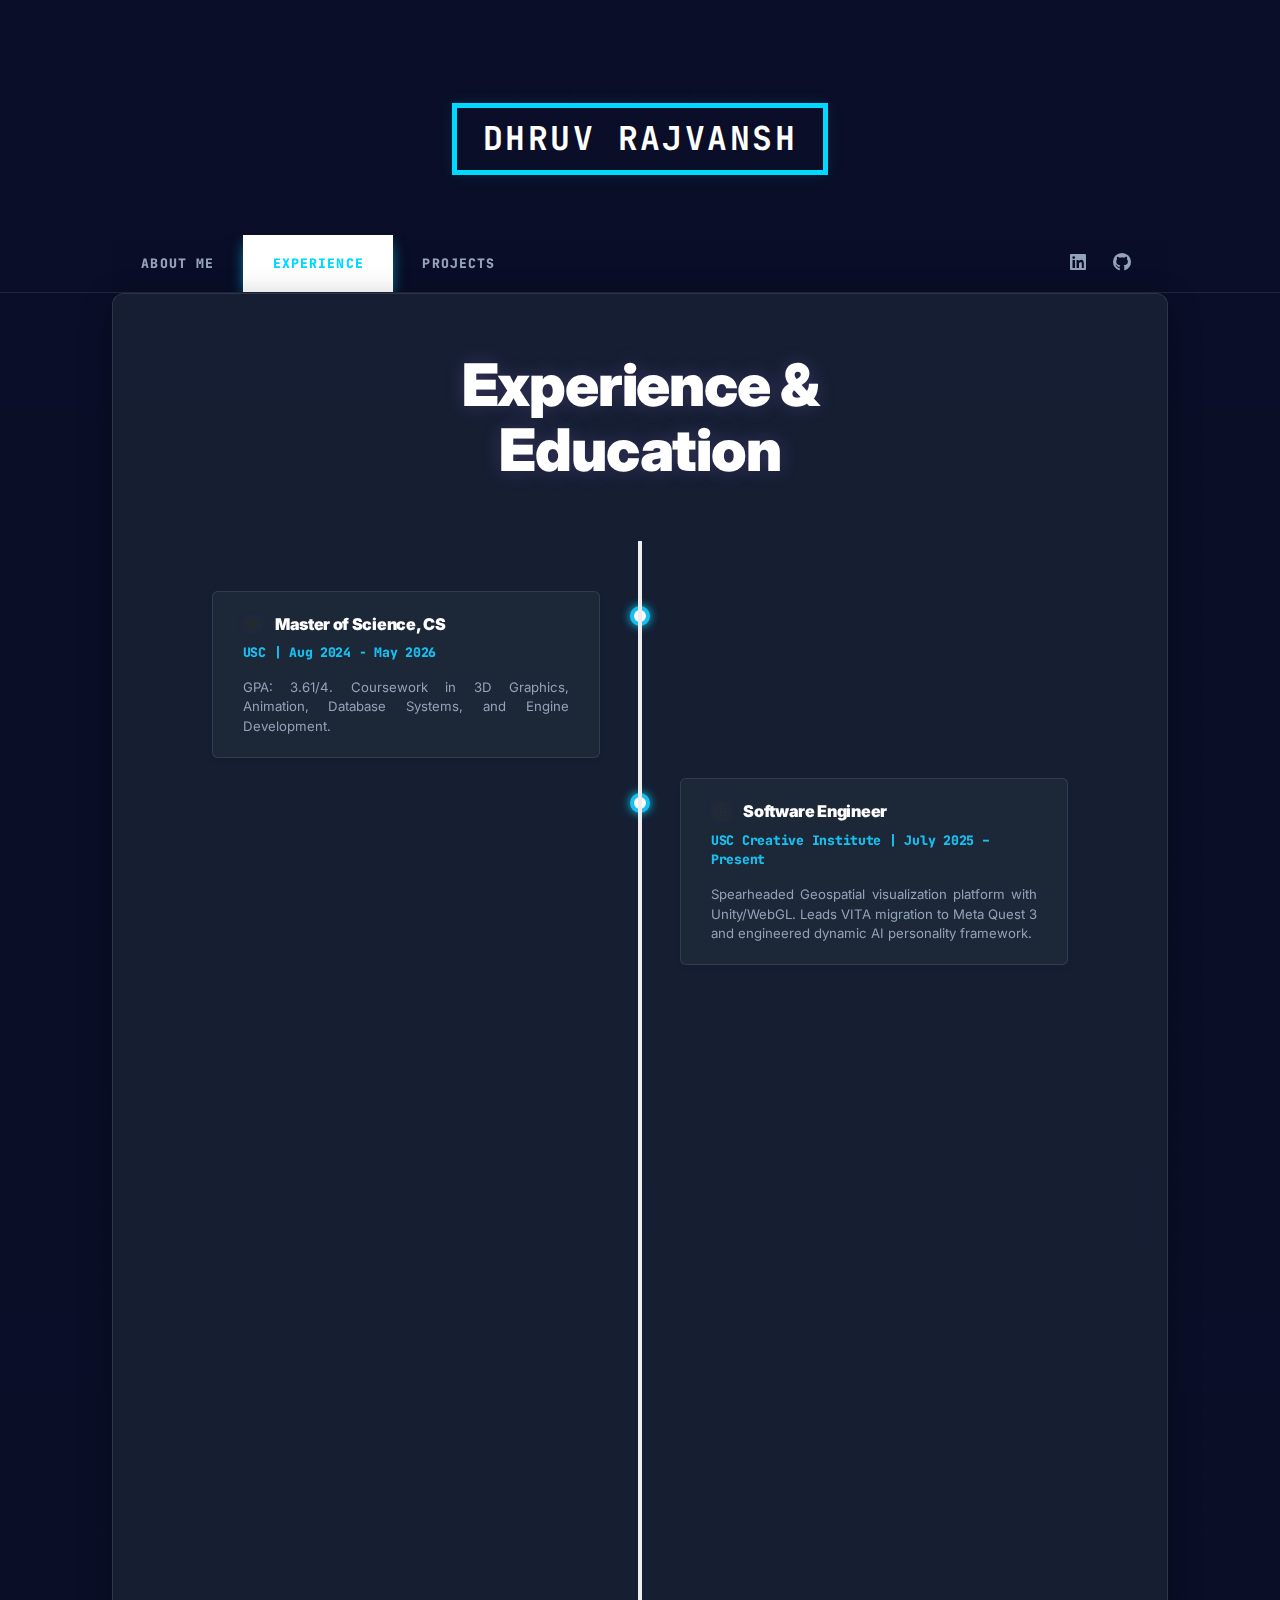
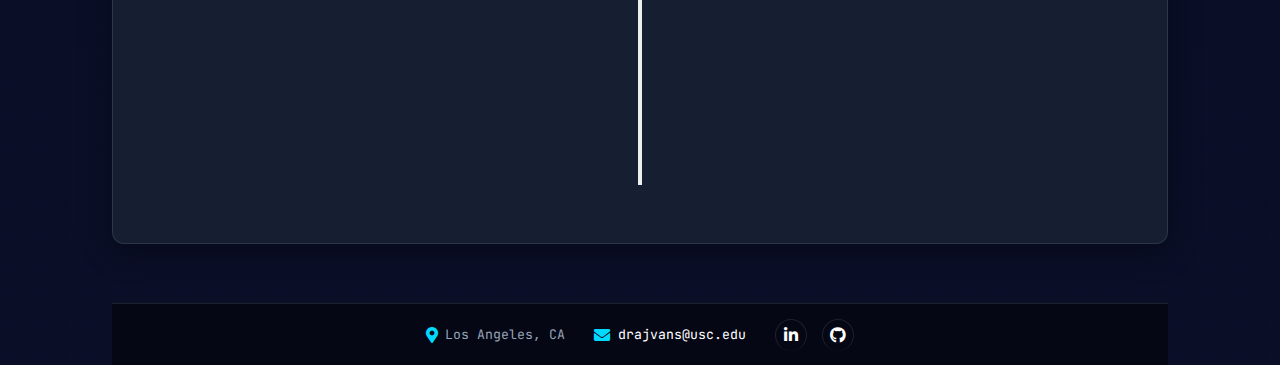
<file: experience.html>
<!DOCTYPE HTML>
<!--
	Massively by HTML5 UP
	html5up.net | @ajlkn
	Free for personal and commercial use under the CCA 3.0 license (html5up.net/license)
-->
<html>
	<head>
		<title>Experience & Education - Dhruv Rajvansh</title>
		<meta charset="utf-8" />
		<meta name="viewport" content="width=device-width, initial-scale=1, user-scalable=no" />
		<link rel="stylesheet" href="assets/css/main.css" />
		<link rel="stylesheet" href="assets/css/theme.css" />
		<link rel="stylesheet" href="assets/css/compact-footer.css" />
		<noscript><link rel="stylesheet" href="assets/css/noscript.css" /></noscript>
		<style>
			/* Timeline Container */
			.timeline {
				position: relative;
				max-width: 1200px;
				margin: 0 auto;
				padding: 40px 0;
			}

			/* The Central Line */
			.timeline::after {
				content: '';
				position: absolute;
				width: 4px;
				background-color: #eeeeee;
				top: 0;
				bottom: 0;
				left: 50%;
				margin-left: -2px;
			}

			/* Container around content */
			.container {
				padding: 10px 40px;
				position: relative;
				background-color: inherit;
				width: 50%;
				box-sizing: border-box;
			}

			/* The circles on the timeline */
			.container::after {
				content: '';
				position: absolute;
				width: 20px;
				height: 20px;
				right: -10px;
				background-color: #ffffff;
				border: 4px solid #18bfef;
				top: 25px;
				border-radius: 50%;
				z-index: 1;
			}

			/* Place Left (Education) */
			.left {
				left: 0;
			}

			/* Place Right (Experience) */
			.right {
				left: 50%;
			}

			/* Fix the circle for the right container */
			.right::after {
				left: -10px;
			}

			/* The actual content box */
			.content {
				padding: 20px 30px;
				background-color: white;
				position: relative;
				border-radius: 6px;
				border: 2px solid #eeeeee;
				box-shadow: 0 4px 6px rgba(0,0,0,0.05);
				transition: transform 0.3s ease, box-shadow 0.3s ease;
			}
			
			.content:hover {
				transform: translateY(-5px);
				box-shadow: 0 10px 15px rgba(0,0,0,0.1);
				border-color: #18bfef;
			}
            
            .content h3 {
                margin-top: 0;
                font-size: 1.1rem;
                margin-bottom: 0.5rem;
            }
            
            .content h4 {
                font-size: 0.9rem;
                color: #18bfef;
                margin-bottom: 1rem;
            }
            
            .content p {
                font-size: 0.9rem;
                margin-bottom: 0;
                line-height: 1.5;
            }
            
            /* Icons for content */
            .content h3 i {
                margin-right: 10px;
                color: #212931;
            }

			/* Media queries - Responsive timeline on smaller screens */
			@media screen and (max-width: 768px) {
				.timeline::after {
					left: 31px;
				}
				
				.container {
					width: 100%;
					padding-left: 70px;
					padding-right: 25px;
				}
				
				.container::after {
					left: 21px;
				}
				
				.left::after, .right::after {
					left: 21px;
				}
				
				.right {
					left: 0%;
				}
			}
		</style>
	</head>
	<body class="is-preload">

		<!-- Wrapper -->
			<div id="wrapper">

				<!-- Header -->
					<header id="header">
						<a href="index.html" class="logo">Dhruv Rajvansh</a>
					</header>

				<!-- Nav -->
					<nav id="nav">
						<ul class="links">
							<li><a href="index.html">About Me</a></li>
							<li class="active"><a href="experience.html">Experience</a></li>
							<li><a href="projects.html">Projects</a></li>
						</ul>
						<ul class="icons">
							<li><a href="https://www.linkedin.com/in/dhruv-rajvansh/" class="icon brands fa-linkedin"><span class="label">LinkedIn</span></a></li>
							<li><a href="https://github.com/DHRUV5262" class="icon brands fa-github"><span class="label">GitHub</span></a></li>
						</ul>
					</nav>

				<!-- Main -->
					<div id="main">

						<!-- Post -->
							<section class="post">
								<header class="major">
									<h1>Experience &<br />
									Education</h1>
								</header>

                                <div class="timeline">
                                    <!-- Item 1: Education (Left) -->
                                    <div class="container left">
                                        <div class="content">
                                            <h3><i class="fas fa-graduation-cap"></i> Master of Science, CS</h3>
                                            <h4>USC | Aug 2024 - May 2026</h4>
                                            <p>GPA: 3.61/4. Coursework in 3D Graphics, Animation, Database Systems, and Engine Development.</p>
                                        </div>
                                    </div>

                                    <!-- Item 2: Experience (Right) -->
                                    <div class="container right">
                                        <div class="content">
                                            <h3><i class="fas fa-laptop-code"></i> Software Engineer</h3>
                                            <h4>USC Creative Institute | July 2025 – Present</h4>
                                            <p>Spearheaded Geospatial visualization platform with Unity/WebGL. Leads VITA migration to Meta Quest 3 and engineered dynamic AI personality framework.</p>
                                        </div>
                                    </div>

                                    <!-- Item: Teaching Assistant (Left) -->
                                    <div class="container left">
                                        <div class="content">
                                            <h3><i class="fas fa-chalkboard-teacher"></i> Teaching Assistant</h3>
                                            <h4>USC | Jan 2025 - Dec 2025</h4>
                                            <p><strong>ITP 359 Applied Neural Networks (Jan - Dec 2025):</strong> Graded assignments/exams and held office hours.<br>
                                            <strong>ITP 216 Applied Python (Summer):</strong> Assisted students with Python programming concepts.</p>
                                        </div>
                                    </div>

                                    <!-- Item 3: Experience (Right) -->
                                    <div class="container right">
                                        <div class="content">
                                            <h3><i class="fas fa-laptop-code"></i> Software Engineer Intern</h3>
                                            <h4>IDZ Digital | Jan 2024 - July 2024</h4>
                                            <p>Executed full development lifecycle for 13 mobile apps. Boosted frame rate by 45% via memory management and architectural improvements.</p>
                                        </div>
                                    </div>

                                    <!-- Item 4: Education (Left) -->
                                    <div class="container left">
                                        <div class="content">
                                            <h3><i class="fas fa-graduation-cap"></i> B.Tech, Computer Engineering</h3>
                                            <h4>Pandit Deendayal Energy University | 2020 - 2024</h4>
                                            <p>GPA: 3.86/4. Focus on OS, Software Engineering, Big Data, Cloud Computing, and Computer Vision.</p>
                                        </div>
                                    </div>

                                    <!-- Item 5: Experience (Right) -->
                                    <div class="container right">
                                        <div class="content">
                                            <h3><i class="fas fa-laptop-code"></i> Software Engineer Intern</h3>
                                            <h4>Vyorius Drone | June 2023 - Aug 2023</h4>
                                            <p>Orchestrated real-time multiplayer infrastructure with C#. Improved UI/UX and reduced network latency by 40% via state sync protocol.</p>
                                        </div>
                                    </div>
                                </div>

							</section>

					</div>

				<!-- Footer -->
					<footer id="footer">
                        <div class="footer-container">
                            <div class="footer-item">
                                <i class="fas fa-map-marker-alt"></i> Los Angeles, CA
                            </div>
                            <div class="footer-item">
                                <i class="fas fa-envelope"></i> <a href="mailto:drajvans@usc.edu">drajvans@usc.edu</a>
                            </div>
                            <div class="footer-social">
                                <a href="https://www.linkedin.com/in/dhruv-rajvansh/" target="_blank"><i class="fab fa-linkedin-in"></i></a>
                                <a href="https://github.com/DHRUV5262" target="_blank"><i class="fab fa-github"></i></a>
                            </div>
                        </div>
					</footer>

			</div>

		<!-- Scripts -->
			<script src="assets/js/jquery.min.js"></script>
			<script src="assets/js/jquery.scrollex.min.js"></script>
			<script src="assets/js/jquery.scrolly.min.js"></script>
			<script src="assets/js/browser.min.js"></script>
			<script src="assets/js/breakpoints.min.js"></script>
			<script src="assets/js/util.js"></script>
			<script src="assets/js/main.js"></script>

	</body>
</html>
</file>
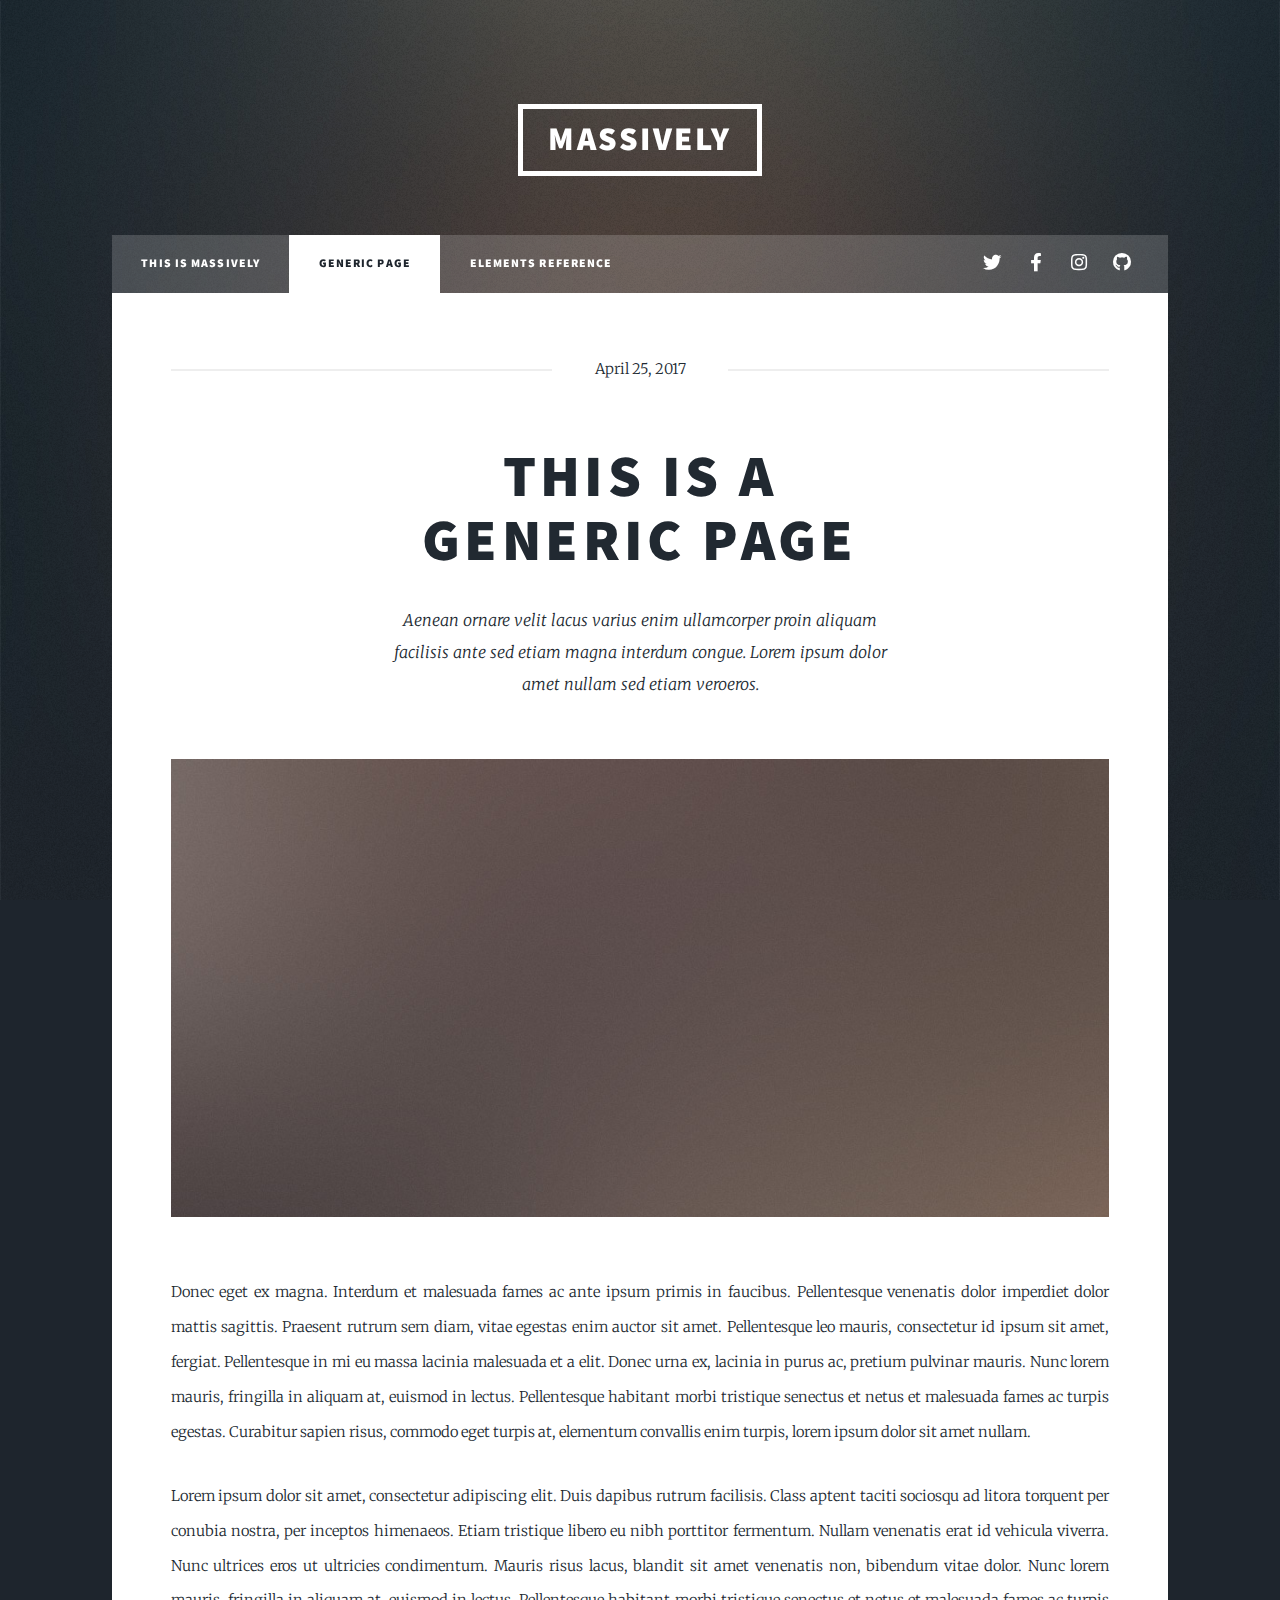
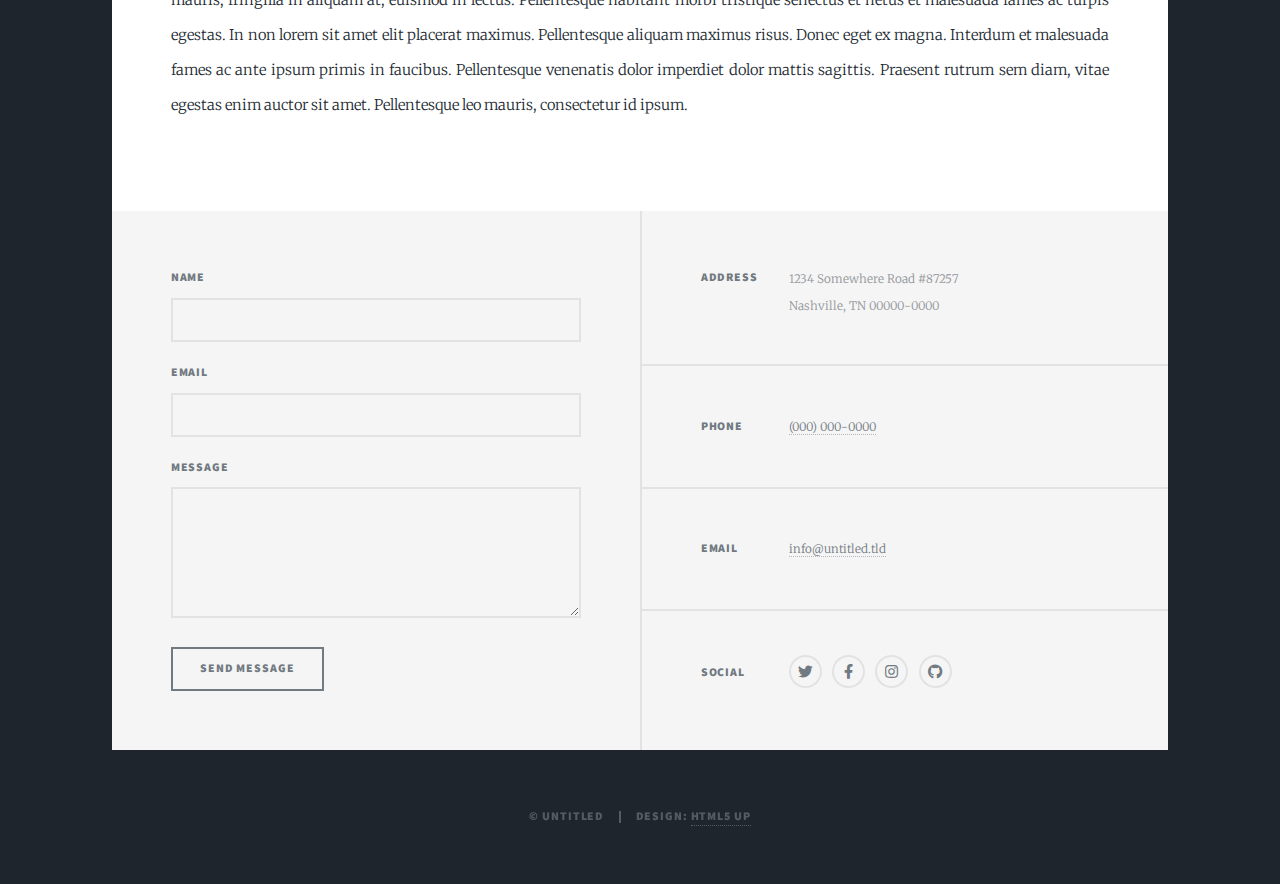
<file: generic.html>
<!DOCTYPE HTML>
<!--
	Massively by HTML5 UP
	html5up.net | @ajlkn
	Free for personal and commercial use under the CCA 3.0 license (html5up.net/license)
-->
<html>
	<head>
		<title>Generic Page - Massively by HTML5 UP</title>
		<meta charset="utf-8" />
		<meta name="viewport" content="width=device-width, initial-scale=1, user-scalable=no" />
		<link rel="stylesheet" href="assets/css/main.css" />
		<noscript><link rel="stylesheet" href="assets/css/noscript.css" /></noscript>
	</head>
	<body class="is-preload">

		<!-- Wrapper -->
			<div id="wrapper">

				<!-- Header -->
					<header id="header">
						<a href="index.html" class="logo">Massively</a>
					</header>

				<!-- Nav -->
					<nav id="nav">
						<ul class="links">
							<li><a href="index.html">This is Massively</a></li>
							<li class="active"><a href="generic.html">Generic Page</a></li>
							<li><a href="elements.html">Elements Reference</a></li>
						</ul>
						<ul class="icons">
							<li><a href="#" class="icon brands fa-twitter"><span class="label">Twitter</span></a></li>
							<li><a href="#" class="icon brands fa-facebook-f"><span class="label">Facebook</span></a></li>
							<li><a href="#" class="icon brands fa-instagram"><span class="label">Instagram</span></a></li>
							<li><a href="#" class="icon brands fa-github"><span class="label">GitHub</span></a></li>
						</ul>
					</nav>

				<!-- Main -->
					<div id="main">

						<!-- Post -->
							<section class="post">
								<header class="major">
									<span class="date">April 25, 2017</span>
									<h1>This is a<br />
									Generic Page</h1>
									<p>Aenean ornare velit lacus varius enim ullamcorper proin aliquam<br />
									facilisis ante sed etiam magna interdum congue. Lorem ipsum dolor<br />
									amet nullam sed etiam veroeros.</p>
								</header>
								<div class="image main"><img src="images/pic01.jpg" alt="" /></div>
								<p>Donec eget ex magna. Interdum et malesuada fames ac ante ipsum primis in faucibus. Pellentesque venenatis dolor imperdiet dolor mattis sagittis. Praesent rutrum sem diam, vitae egestas enim auctor sit amet. Pellentesque leo mauris, consectetur id ipsum sit amet, fergiat. Pellentesque in mi eu massa lacinia malesuada et a elit. Donec urna ex, lacinia in purus ac, pretium pulvinar mauris. Nunc lorem mauris, fringilla in aliquam at, euismod in lectus. Pellentesque habitant morbi tristique senectus et netus et malesuada fames ac turpis egestas. Curabitur sapien risus, commodo eget turpis at, elementum convallis enim turpis, lorem ipsum dolor sit amet nullam.</p>
								<p>Lorem ipsum dolor sit amet, consectetur adipiscing elit. Duis dapibus rutrum facilisis. Class aptent taciti sociosqu ad litora torquent per conubia nostra, per inceptos himenaeos. Etiam tristique libero eu nibh porttitor fermentum. Nullam venenatis erat id vehicula viverra. Nunc ultrices eros ut ultricies condimentum. Mauris risus lacus, blandit sit amet venenatis non, bibendum vitae dolor. Nunc lorem mauris, fringilla in aliquam at, euismod in lectus. Pellentesque habitant morbi tristique senectus et netus et malesuada fames ac turpis egestas. In non lorem sit amet elit placerat maximus. Pellentesque aliquam maximus risus. Donec eget ex magna. Interdum et malesuada fames ac ante ipsum primis in faucibus. Pellentesque venenatis dolor imperdiet dolor mattis sagittis. Praesent rutrum sem diam, vitae egestas enim auctor sit amet. Pellentesque leo mauris, consectetur id ipsum.</p>
							</section>

					</div>

				<!-- Footer -->
					<footer id="footer">
						<section>
							<form method="post" action="#">
								<div class="fields">
									<div class="field">
										<label for="name">Name</label>
										<input type="text" name="name" id="name" />
									</div>
									<div class="field">
										<label for="email">Email</label>
										<input type="text" name="email" id="email" />
									</div>
									<div class="field">
										<label for="message">Message</label>
										<textarea name="message" id="message" rows="3"></textarea>
									</div>
								</div>
								<ul class="actions">
									<li><input type="submit" value="Send Message" /></li>
								</ul>
							</form>
						</section>
						<section class="split contact">
							<section class="alt">
								<h3>Address</h3>
								<p>1234 Somewhere Road #87257<br />
								Nashville, TN 00000-0000</p>
							</section>
							<section>
								<h3>Phone</h3>
								<p><a href="#">(000) 000-0000</a></p>
							</section>
							<section>
								<h3>Email</h3>
								<p><a href="#">info@untitled.tld</a></p>
							</section>
							<section>
								<h3>Social</h3>
								<ul class="icons alt">
									<li><a href="#" class="icon brands alt fa-twitter"><span class="label">Twitter</span></a></li>
									<li><a href="#" class="icon brands alt fa-facebook-f"><span class="label">Facebook</span></a></li>
									<li><a href="#" class="icon brands alt fa-instagram"><span class="label">Instagram</span></a></li>
									<li><a href="#" class="icon brands alt fa-github"><span class="label">GitHub</span></a></li>
								</ul>
							</section>
						</section>
					</footer>

				<!-- Copyright -->
					<div id="copyright">
						<ul><li>&copy; Untitled</li><li>Design: <a href="https://html5up.net">HTML5 UP</a></li></ul>
					</div>

			</div>

		<!-- Scripts -->
			<script src="assets/js/jquery.min.js"></script>
			<script src="assets/js/jquery.scrollex.min.js"></script>
			<script src="assets/js/jquery.scrolly.min.js"></script>
			<script src="assets/js/browser.min.js"></script>
			<script src="assets/js/breakpoints.min.js"></script>
			<script src="assets/js/util.js"></script>
			<script src="assets/js/main.js"></script>

	</body>
</html>
</file>
<file: assets/css/theme.css>
/* 
   Dark Theme for Game Engine Developer Portfolio
   Style: Cyberpunk 2077 meets GitHub Dark
*/

@import url('https://fonts.googleapis.com/css2?family=Inter:wght@400;600;800&family=JetBrains+Mono:wght@400;700&display=swap');

:root {
    /* Color Palette */
    --bg-dark: #0a0e27;
    --bg-darker: #050714;
    --bg-card: rgba(30, 41, 59, 0.6);
    --bg-card-hover: rgba(30, 41, 59, 0.8);
    
    --accent-cyan: #00d9ff;
    --accent-cyan-dim: rgba(0, 217, 255, 0.1);
    --accent-purple: #b388ff;
    --accent-purple-dim: rgba(179, 136, 255, 0.1);
    
    --text-main: #e4e4e7;
    --text-muted: #94a3b8;
    --text-highlight: #ffffff;
    
    --border-color: rgba(255, 255, 255, 0.1);
    --border-glow: rgba(0, 217, 255, 0.5);
    
    /* Fonts */
    --font-heading: 'Inter', sans-serif;
    --font-mono: 'JetBrains Mono', monospace;
    --font-body: 'Inter', sans-serif;
}

/* Global Resets & Typography */
body, input, select, textarea {
    font-family: var(--font-body);
    color: var(--text-main);
    background-color: var(--bg-dark);
    font-weight: 400;
}

h1, h2, h3, h4, h5, h6 {
    font-family: var(--font-heading);
    color: var(--text-highlight);
    letter-spacing: -0.02em;
    text-transform: none; /* Remove default uppercase */
}

h1 a, h2 a, h3 a, h4 a, h5 a, h6 a {
    color: var(--text-highlight);
    border-bottom: none;
}

a {
    color: var(--accent-cyan);
    border-bottom: 1px dotted var(--accent-cyan);
    transition: all 0.3s ease;
}

a:hover {
    color: var(--accent-purple) !important;
    border-bottom-color: transparent;
    text-shadow: 0 0 8px var(--accent-purple-dim);
}

/* Background & Grid Effect */
#wrapper {
    background-color: var(--bg-dark);
    background-image: 
        linear-gradient(to bottom, rgba(10, 14, 39, 0.9), rgba(10, 14, 39, 0.95)),
        url("data:image/svg+xml,%3Csvg width='60' height='60' viewBox='0 0 60 60' xmlns='http://www.w3.org/2000/svg'%3E%3Cg fill='none' fill-rule='evenodd'%3E%3Cg fill='%2300d9ff' fill-opacity='0.05'%3E%3Cpath d='M36 34v-4h-2v4h-4v2h4v4h2v-4h4v-2h-4zm0-30V0h-2v4h-4v2h4v4h2V6h4V4h-4zM6 34v-4H4v4H0v2h4v4h2v-4h4v-2H6zM6 4V0H4v4H0v2h4v4h2V6h4V4H6z'/%3E%3C/g%3E%3C/g%3E%3C/svg%3E");
}

#wrapper > .bg {
    display: none; /* Remove default bg */
}

/* Intro Section */
#intro {
    background: radial-gradient(circle at center, rgba(179, 136, 255, 0.05) 0%, rgba(10, 14, 39, 0) 70%);
}

#intro h1 {
    font-size: 4.5rem;
    color: var(--text-highlight);
    text-shadow: 0 0 30px rgba(0, 217, 255, 0.1);
    margin-bottom: 0.5rem;
    font-weight: 800;
}

.gradient-text {
    background: linear-gradient(270deg, var(--accent-cyan), var(--accent-purple), var(--accent-cyan));
    background-size: 200% 200%;
    -webkit-background-clip: text;
    -webkit-text-fill-color: transparent;
    animation: gradient-animation 3s ease infinite;
}

@keyframes gradient-animation {
    0% {
        background-position: 0% 50%;
    }
    50% {
        background-position: 100% 50%;
    }
    100% {
        background-position: 0% 50%;
    }
}

#intro p {
    font-size: 1.2rem;
    color: var(--text-muted);
    max-width: 800px;
    margin: 0 auto 2rem auto;
}

/* Header & Nav */
#header {
    border-bottom: 1px solid var(--border-color);
}

#header .logo {
    color: var(--text-highlight);
    border: 2px solid var(--accent-cyan);
    font-family: var(--font-mono);
    font-weight: 700;
    box-shadow: 0 0 15px var(--accent-cyan-dim);
}

#header .logo:hover {
    background: var(--accent-cyan-dim);
    box-shadow: 0 0 20px var(--accent-cyan);
}

#nav {
    background: rgba(10, 14, 39, 0.95);
    backdrop-filter: blur(10px);
    border-bottom: 1px solid var(--border-color);
}

#nav ul.links li a {
    color: var(--text-muted);
    font-family: var(--font-mono);
    font-size: 0.9rem;
    border-bottom: none;
}

#nav ul.links li.active a {
    color: var(--accent-cyan);
    background: transparent;
    border-bottom: 2px solid var(--accent-cyan);
    box-shadow: 0 4px 15px -5px var(--accent-cyan);
}

#nav ul.links li a:hover {
    color: var(--text-highlight);
}

#nav ul.icons li a.icon {
    color: var(--text-muted);
}

#nav ul.icons li a.icon:hover {
    color: var(--accent-cyan);
    text-shadow: 0 0 10px var(--accent-cyan);
}

/* Main Content Area */
#main {
    background-color: transparent;
}

#main > .post {
    background: var(--bg-card);
    backdrop-filter: blur(12px);
    border: 1px solid var(--border-color);
    border-radius: 12px;
    box-shadow: 0 8px 32px rgba(0, 0, 0, 0.3);
    padding: 4rem;
    margin-bottom: 4rem;
}

/* Typography in Posts */
.post header.major h1 {
    font-size: 3.5rem;
    color: var(--text-highlight);
    text-shadow: 0 0 20px rgba(179, 136, 255, 0.2);
}

.post header.major .title-role {
    color: var(--accent-cyan);
    font-family: var(--font-mono);
    letter-spacing: 0.1em;
    font-size: 1rem;
    text-shadow: 0 0 10px var(--accent-cyan-dim);
}

.post header.major .date {
    color: var(--accent-purple);
    font-family: var(--font-mono);
    border-top-color: var(--border-color);
    border-bottom-color: var(--border-color);
}

h2 {
    color: var(--accent-cyan);
    font-size: 1.8rem;
    border-bottom: 2px solid var(--border-color);
    padding-bottom: 0.5rem;
    margin-bottom: 2rem;
    display: inline-block;
}

p {
    color: var(--text-muted);
    line-height: 1.8;
}

/* Buttons */
.button {
    background: transparent;
    color: var(--accent-cyan) !important;
    border: 1px solid var(--accent-cyan);
    font-family: var(--font-mono);
    font-weight: 700;
    border-radius: 4px;
    transition: all 0.3s cubic-bezier(0.4, 0, 0.2, 1);
    text-transform: uppercase;
    letter-spacing: 0.1em;
    box-shadow: 0 0 10px var(--accent-cyan-dim);
}

.button:hover {
    background: var(--accent-cyan-dim);
    color: var(--text-highlight) !important;
    box-shadow: 0 0 20px var(--accent-cyan);
    border-color: var(--accent-cyan);
    transform: translateY(-2px);
}

.button.primary {
    background: var(--accent-purple);
    color: var(--bg-dark) !important;
    border-color: var(--accent-purple);
    box-shadow: 0 0 15px var(--accent-purple-dim);
}

.button.primary:hover {
    background: #c4a3ff;
    box-shadow: 0 0 25px var(--accent-purple);
}

/* Skills Table */
.table-wrapper {
    background: rgba(0, 0, 0, 0.2);
    border-radius: 8px;
    border: 1px solid var(--border-color);
    padding: 1rem;
}

table tbody tr {
    border-color: var(--border-color);
}

table tbody tr:nth-child(2n + 1) {
    background-color: rgba(255, 255, 255, 0.02);
}

table td {
    color: var(--text-muted);
    font-family: var(--font-mono);
    font-size: 0.9rem;
}

table td strong {
    color: var(--accent-cyan);
}

/* Experience Timeline Overrides */
.timeline::after {
    background-color: var(--border-color);
}

.container::after {
    background-color: var(--bg-dark);
    border-color: var(--accent-cyan);
    box-shadow: 0 0 10px var(--accent-cyan);
}

.content {
    background: var(--bg-card) !important;
    border: 1px solid var(--border-color) !important;
    backdrop-filter: blur(10px);
}

.content:hover {
    border-color: var(--accent-cyan) !important;
    box-shadow: 0 0 20px var(--accent-cyan-dim) !important;
}

.content h3 {
    color: var(--text-highlight);
}

.content h3 i {
    color: var(--accent-purple);
    text-shadow: 0 0 10px var(--accent-purple-dim);
}

.content h4 {
    color: var(--accent-cyan);
    font-family: var(--font-mono);
}

/* Projects Grid */
.posts article {
    background: var(--bg-card);
    border: 1px solid var(--border-color) !important;
    border-radius: 12px;
    margin: 1rem;
    transition: all 0.4s ease;
    overflow: hidden;
}

.posts article:hover {
    transform: translateY(-10px) scale(1.02);
    border-color: var(--accent-purple) !important;
    box-shadow: 0 10px 30px rgba(179, 136, 255, 0.15);
}

.posts article .image {
    border-radius: 12px 12px 0 0;
    margin: -4rem -4rem 2rem -4rem; /* Reset margin to fill width */
    width: calc(100% + 8rem);
}

.posts article header {
    margin-bottom: 1rem;
}

.posts article header .date {
    color: var(--accent-cyan);
    font-family: var(--font-mono);
    font-size: 0.8rem;
    margin-bottom: 0.5rem;
    display: block;
}

.posts article h2 a {
    color: var(--text-highlight);
    font-size: 1.5rem;
    border: none;
}

.posts article h2 a:hover {
    color: var(--accent-purple) !important;
}

/* Footer & Contact */
#footer {
    background: var(--bg-darker);
    border-top: 1px solid var(--border-color);
}

#footer .split section {
    border-color: var(--border-color);
}

#footer h3 {
    color: var(--text-muted);
    font-family: var(--font-mono);
    font-size: 0.9rem;
}

#footer a {
    color: var(--text-highlight);
    border-bottom: none;
}

#footer a:hover {
    color: var(--accent-cyan) !important;
}

#footer .icons .icon {
    color: var(--text-muted);
    border: 1px solid var(--border-color);
    border-radius: 50%;
    width: 2.5rem;
    height: 2.5rem;
    line-height: 2.5rem;
    text-align: center;
    transition: all 0.3s ease;
}

#footer .icons .icon:hover {
    color: var(--accent-cyan);
    border-color: var(--accent-cyan);
    box-shadow: 0 0 15px var(--accent-cyan);
}

/* Profile Image */
.image.profile {
    border-color: var(--accent-cyan) !important;
    box-shadow: 0 0 20px var(--accent-cyan-dim);
}

/* Scrollbar */
::-webkit-scrollbar {
    width: 10px;
}

::-webkit-scrollbar-track {
    background: var(--bg-dark);
}

::-webkit-scrollbar-thumb {
    background: var(--border-color);
    border-radius: 5px;
}

::-webkit-scrollbar-thumb:hover {
    background: var(--accent-cyan);
}

/* Mobile Adjustments */
@media screen and (max-width: 736px) {
    #intro h1 {
        font-size: 2.5rem;
    }
    
    .posts article {
        margin: 1rem 0;
    }
    
    #main > .post {
        padding: 2rem;
    }
}

/* Refinements */
table tbody tr {
    transition: background-color 0.3s ease;
}

table tbody tr:hover {
    background-color: rgba(0, 217, 255, 0.05);
    box-shadow: inset 2px 0 0 var(--accent-cyan);
}

h2 {
    text-shadow: 0 0 10px var(--accent-cyan-dim);
}

/* Scroll Fade In Animation */
.fade-in-scroll {
    opacity: 0;
    transform: translateY(20px);
    transition: opacity 0.6s ease-out, transform 0.6s ease-out;
}

.fade-in-scroll.visible {
    opacity: 1;
    transform: translateY(0);
}

/* Fix visibility for bold text in cards */
strong, b {
    color: var(--text-highlight);
    font-weight: 600;
}
</file>
<file: assets/css/resume-button.css>
/* Resume Button Styling */

.resume-section {
    text-align: center;
    margin: 4rem 0;
    padding: 2rem;
    background: rgba(10, 14, 39, 0.4);
    border-radius: 12px;
    border: 1px dashed var(--accent-purple-dim);
}

.resume-section h3 {
    margin-bottom: 2rem;
    color: var(--text-highlight);
    font-size: 1.5rem;
}

.resume-btn {
    display: inline-flex;
    align-items: center;
    justify-content: center;
    gap: 0.8rem;
    padding: 0.8rem 2rem;
    font-family: var(--font-heading);
    font-weight: 600;
    font-size: 1rem;
    text-transform: uppercase;
    letter-spacing: 0.05em;
    color: var(--bg-dark) !important;
    background: linear-gradient(135deg, var(--accent-cyan) 0%, var(--accent-purple) 100%);
    border-radius: 50px; /* Pill shape */
    text-decoration: none;
    border: none;
    position: relative;
    overflow: hidden;
    transition: all 0.3s cubic-bezier(0.175, 0.885, 0.32, 1.275);
    box-shadow: 0 0 10px rgba(0, 217, 255, 0.3);
    z-index: 1;
}

/* Hover Effects */
.resume-btn:hover {
    transform: scale(1.02) translateY(-2px);
    box-shadow: 0 0 15px rgba(179, 136, 255, 0.5), 0 0 30px rgba(0, 217, 255, 0.3);
    color: white !important;
}

.resume-btn::before {
    content: '';
    position: absolute;
    top: 0;
    left: 0;
    width: 100%;
    height: 100%;
    background: linear-gradient(135deg, var(--accent-purple) 0%, var(--accent-cyan) 100%);
    opacity: 0;
    z-index: -1;
    transition: opacity 0.3s ease;
}

.resume-btn:hover::before {
    opacity: 1;
}

/* Icon Animation */
.resume-btn i {
    font-size: 1.1rem;
    transition: transform 0.3s ease;
}

.resume-btn:hover i {
    transform: translateY(2px);
}

/* Glow Pulse Animation (Subtle) */
@keyframes pulse-glow {
    0% {
        box-shadow: 0 0 10px rgba(0, 217, 255, 0.3);
    }
    50% {
        box-shadow: 0 0 15px rgba(0, 217, 255, 0.5), 0 0 8px rgba(179, 136, 255, 0.3);
    }
    100% {
        box-shadow: 0 0 10px rgba(0, 217, 255, 0.3);
    }
}

.resume-btn {
    animation: pulse-glow 3s infinite;
}

/* Mobile Responsive */
@media screen and (max-width: 480px) {
    .resume-btn {
        width: 100%;
        padding: 1rem;
        font-size: 1rem;
    }
}
</file>
<file: assets/css/compact-footer.css>
/* Compact Footer Design */

#footer {
    background-color: var(--bg-darker);
    border-top: 1px solid var(--border-color);
    padding: 1rem 0;
    margin-top: 2rem;
    text-align: center;
    font-family: var(--font-mono);
    display: block !important; /* Override flex */
}

/* Remove old specific layout styles */
#footer .split, 
#footer .split > *,
#footer .alt {
    display: block;
    margin: 0;
    padding: 0;
    border: none !important;
}

/* Container for footer content */
.footer-container {
    display: flex;
    justify-content: center;
    align-items: center;
    gap: 2rem;
    max-width: 1200px;
    margin: 0 auto;
    flex-wrap: wrap;
}

/* Footer Items */
.footer-item {
    display: flex;
    align-items: center;
    gap: 0.5rem;
    color: var(--text-muted);
    font-size: 0.9rem;
    white-space: nowrap;
}

.footer-item i {
    color: var(--accent-cyan);
    font-size: 1.1rem;
}

.footer-item a {
    color: var(--text-muted);
    border-bottom: none;
    transition: color 0.3s ease;
}

.footer-item a:hover {
    color: var(--accent-cyan) !important;
}

/* Social Icons */
.footer-social {
    display: flex;
    gap: 1rem;
}

.footer-social a {
    display: flex;
    align-items: center;
    justify-content: center;
    width: 2.2rem;
    height: 2.2rem;
    border-radius: 50%;
    border: 1px solid var(--border-color);
    color: var(--text-muted);
    transition: all 0.3s cubic-bezier(0.175, 0.885, 0.32, 1.275);
    border-bottom: 1px solid var(--border-color); /* Fix border override */
}

.footer-social a:hover {
    transform: translateY(-3px) scale(1.1);
    color: var(--bg-dark) !important;
    background: linear-gradient(135deg, var(--accent-cyan) 0%, var(--accent-purple) 100%);
    border-color: transparent;
    box-shadow: 0 0 15px var(--accent-cyan);
}

.footer-social i {
    font-size: 1.1rem;
}

/* Copyright Section */
.footer-copyright {
    color: var(--text-muted);
    font-size: 0.8rem;
    opacity: 0.6;
    margin-top: 1rem;
    padding-top: 1rem;
    border-top: 1px solid rgba(255, 255, 255, 0.05);
    display: inline-block;
    width: 80%;
}

.footer-copyright a {
    color: var(--text-muted);
    border-bottom: 1px dotted rgba(255, 255, 255, 0.2);
}

.footer-copyright a:hover {
    color: var(--accent-cyan) !important;
    border-bottom-color: transparent;
}

/* Mobile Responsive */
@media screen and (max-width: 768px) {
    .footer-container {
        flex-direction: column;
        gap: 1.5rem;
    }
    
    .footer-item {
        justify-content: center;
    }
}
</file>
<file: assets/css/about-features.css>
/* Features Grid for "What I Do" */
.features-grid {
    display: grid;
    grid-template-columns: repeat(auto-fit, minmax(300px, 1fr));
    gap: 2rem;
    margin-bottom: 3rem;
}

.feature-item {
    background: rgba(30, 41, 59, 0.4);
    border: 1px solid var(--border-color);
    border-radius: 8px;
    padding: 1.5rem;
    transition: transform 0.3s ease, border-color 0.3s ease;
}

.feature-item:hover {
    transform: translateY(-5px);
    border-color: var(--accent-cyan);
    box-shadow: 0 5px 15px rgba(0, 217, 255, 0.1);
}

.feature-item h3 {
    color: var(--text-highlight);
    font-size: 1.2rem;
    margin-bottom: 1rem;
    display: flex;
    align-items: center;
    gap: 0.5rem;
}

.feature-item h3 i {
    color: var(--accent-purple);
}

.feature-item p {
    font-size: 0.95rem;
    color: var(--text-muted);
    margin-bottom: 0;
    line-height: 1.6;
}

/* Two-column layout for "Currently" & "Beyond Code" */
.row {
    display: flex;
    flex-wrap: wrap;
    margin: 0 -1.5rem;
}

.col-6 {
    width: 50%;
    padding: 0 1.5rem;
    box-sizing: border-box;
}

@media screen and (max-width: 736px) {
    .col-6 {
        width: 100%;
        margin-bottom: 2rem;
    }
}
</file>
<file: assets/css/main.css>
@import url(fontawesome-all.min.css);
@import url("https://fonts.googleapis.com/css?family=Merriweather:300,700,300italic,700italic|Source+Sans+Pro:900");

/*
	Massively by HTML5 UP
	html5up.net | @ajlkn
	Free for personal and commercial use under the CCA 3.0 license (html5up.net/license)
*/

html, body, div, span, applet, object,
iframe, h1, h2, h3, h4, h5, h6, p, blockquote,
pre, a, abbr, acronym, address, big, cite,
code, del, dfn, em, img, ins, kbd, q, s, samp,
small, strike, strong, sub, sup, tt, var, b,
u, i, center, dl, dt, dd, ol, ul, li, fieldset,
form, label, legend, table, caption, tbody,
tfoot, thead, tr, th, td, article, aside,
canvas, details, embed, figure, figcaption,
footer, header, hgroup, menu, nav, output, ruby,
section, summary, time, mark, audio, video {
	margin: 0;
	padding: 0;
	border: 0;
	font-size: 100%;
	font: inherit;
	vertical-align: baseline;}

article, aside, details, figcaption, figure,
footer, header, hgroup, menu, nav, section {
	display: block;}

body {
	line-height: 1;
}

ol, ul {
	list-style: none;
}

blockquote, q {
	quotes: none;
}

	blockquote:before, blockquote:after, q:before, q:after {
		content: '';
		content: none;
	}

table {
	border-collapse: collapse;
	border-spacing: 0;
}

body {
	-webkit-text-size-adjust: none;
}

mark {
	background-color: transparent;
	color: inherit;
}

input::-moz-focus-inner {
	border: 0;
	padding: 0;
}

input, select, textarea {
	-moz-appearance: none;
	-webkit-appearance: none;
	-ms-appearance: none;
	appearance: none;
}

/* Basic */

	@-ms-viewport {
		width: device-width;
	}

	body {
		-ms-overflow-style: scrollbar;
	}

	@media screen and (max-width: 480px) {

		html, body {
			min-width: 320px;
		}

	}

	html {
		box-sizing: border-box;
	}

	*, *:before, *:after {
		box-sizing: inherit;
	}

	body {
		background-color: #1e252d;
	}

		body.is-preload *, body.is-preload *:before, body.is-preload *:after {
			-moz-animation: none !important;
			-webkit-animation: none !important;
			-ms-animation: none !important;
			animation: none !important;
			-moz-transition: none !important;
			-webkit-transition: none !important;
			-ms-transition: none !important;
			transition: none !important;
		}

/* Type */

	html {
		font-size: 16pt;
	}

		@media screen and (max-width: 1680px) {

			html {
				font-size: 12pt;
			}

		}

		@media screen and (max-width: 1280px) {

			html {
				font-size: 11pt;
			}

		}

		@media screen and (max-width: 360px) {

			html {
				font-size: 10pt;
			}

		}

	body {
		color: #212931;
	}

	body, input, select, textarea {
		font-family: "Merriweather", Georgia, serif;
		font-weight: 300;
		font-size: 1rem;
		line-height: 2.375;
	}

	a {
		-moz-transition: color 0.2s ease-in-out, background-color 0.2s ease-in-out, border-color 0.2s ease-in-out, box-shadow 0.2s ease-in-out;
		-webkit-transition: color 0.2s ease-in-out, background-color 0.2s ease-in-out, border-color 0.2s ease-in-out, box-shadow 0.2s ease-in-out;
		-ms-transition: color 0.2s ease-in-out, background-color 0.2s ease-in-out, border-color 0.2s ease-in-out, box-shadow 0.2s ease-in-out;
		transition: color 0.2s ease-in-out, background-color 0.2s ease-in-out, border-color 0.2s ease-in-out, box-shadow 0.2s ease-in-out;
		border-bottom: dotted 1px;
		text-decoration: none;
	}

		a:hover {
			border-bottom-color: transparent;
		}

	strong, b {
		font-weight: 600;
	}

	em, i {
		font-style: italic;
	}

	p {
		text-align: justify;
		margin: 0 0 2rem 0;
	}

	h1, h2, h3, h4, h5, h6 {
		font-family: "Source Sans Pro", Helvetica, sans-serif;
		font-weight: 900;
		line-height: 1.5;
		letter-spacing: 0.075em;
		text-transform: uppercase;
		margin: 0 0 1rem 0;
	}

		h1 a, h2 a, h3 a, h4 a, h5 a, h6 a {
			border-bottom: 0;
			color: inherit;
			text-decoration: none;
		}

	h1 {
		font-size: 4rem;
		line-height: 1.1;
		margin: 0 0 2rem 0;
	}

	h2 {
		font-size: 1.75rem;
		line-height: 1.3;
		margin: 0 0 1.5rem 0;
	}

	h3 {
		font-size: 1.25rem;
		margin: 0 0 1.5rem 0;
	}

	h4 {
		font-size: 1rem;
	}

	h5 {
		font-size: 0.9rem;
	}

	h6 {
		font-size: 0.8rem;
	}

	sub {
		font-size: 0.8rem;
		position: relative;
		top: 0.5rem;
	}

	sup {
		font-size: 0.8rem;
		position: relative;
		top: -0.5rem;
	}

	blockquote {
		border-left: solid 4px;
		font-style: italic;
		margin: 0 0 2rem 0;
		padding: 0.5rem 0 0.5rem 2rem;
	}

	code {
		border: solid 2px;
		font-family: "Courier New", monospace;
		font-size: 0.9rem;
		margin: 0 0.25rem;
		padding: 0.25rem 0.65rem;
	}

	pre {
		-webkit-overflow-scrolling: touch;
		font-family: "Courier New", monospace;
		font-size: 0.9rem;
		margin: 0 0 2rem 0;
	}

		pre code {
			display: block;
			line-height: 1.75;
			padding: 1rem 1.5rem;
			overflow-x: auto;
		}

	hr {
		border: 0;
		border-bottom: solid 2px;
		margin: 3rem 0;
	}

		hr.major {
			margin: 5rem 0;
		}

	.align-left {
		text-align: left;
	}

	.align-center {
		text-align: center;
	}

	.align-right {
		text-align: right;
	}

	input, select, textarea {
		color: #212931;
	}

	a {
		color: #212931;
		border-bottom-color: rgba(33, 41, 49, 0.5);
	}

		a:hover {
			border-bottom-color: transparent;
			color: #18bfef !important;
		}

	strong, b {
		color: #212931;
	}

	h1, h2, h3, h4, h5, h6 {
		color: #212931;
	}

	blockquote {
		border-left-color: #eeeeee;
	}

	code {
		background: rgba(220, 220, 220, 0.25);
		border-color: #eeeeee;
	}

	hr {
		border-bottom-color: #eeeeee;
	}

/* Row */

	.row {
		display: flex;
		flex-wrap: wrap;
		box-sizing: border-box;
		align-items: stretch;
	}

		.row > * {
			box-sizing: border-box;
		}

		.row.gtr-uniform > * > :last-child {
			margin-bottom: 0;
		}

		.row.aln-left {
			justify-content: flex-start;
		}

		.row.aln-center {
			justify-content: center;
		}

		.row.aln-right {
			justify-content: flex-end;
		}

		.row.aln-top {
			align-items: flex-start;
		}

		.row.aln-middle {
			align-items: center;
		}

		.row.aln-bottom {
			align-items: flex-end;
		}

		.row > .imp {
			order: -1;
		}

		.row > .col-1 {
			width: 8.33333%;
		}

		.row > .off-1 {
			margin-left: 8.33333%;
		}

		.row > .col-2 {
			width: 16.66667%;
		}

		.row > .off-2 {
			margin-left: 16.66667%;
		}

		.row > .col-3 {
			width: 25%;
		}

		.row > .off-3 {
			margin-left: 25%;
		}

		.row > .col-4 {
			width: 33.33333%;
		}

		.row > .off-4 {
			margin-left: 33.33333%;
		}

		.row > .col-5 {
			width: 41.66667%;
		}

		.row > .off-5 {
			margin-left: 41.66667%;
		}

		.row > .col-6 {
			width: 50%;
		}

		.row > .off-6 {
			margin-left: 50%;
		}

		.row > .col-7 {
			width: 58.33333%;
		}

		.row > .off-7 {
			margin-left: 58.33333%;
		}

		.row > .col-8 {
			width: 66.66667%;
		}

		.row > .off-8 {
			margin-left: 66.66667%;
		}

		.row > .col-9 {
			width: 75%;
		}

		.row > .off-9 {
			margin-left: 75%;
		}

		.row > .col-10 {
			width: 83.33333%;
		}

		.row > .off-10 {
			margin-left: 83.33333%;
		}

		.row > .col-11 {
			width: 91.66667%;
		}

		.row > .off-11 {
			margin-left: 91.66667%;
		}

		.row > .col-12 {
			width: 100%;
		}

		.row > .off-12 {
			margin-left: 100%;
		}

		.row.gtr-0 {
			margin-top: 0;
			margin-left: 0rem;
		}

			.row.gtr-0 > * {
				padding: 0 0 0 0rem;
			}

			.row.gtr-0.gtr-uniform {
				margin-top: 0rem;
			}

				.row.gtr-0.gtr-uniform > * {
					padding-top: 0rem;
				}

		.row.gtr-25 {
			margin-top: 0;
			margin-left: -0.375rem;
		}

			.row.gtr-25 > * {
				padding: 0 0 0 0.375rem;
			}

			.row.gtr-25.gtr-uniform {
				margin-top: -0.375rem;
			}

				.row.gtr-25.gtr-uniform > * {
					padding-top: 0.375rem;
				}

		.row.gtr-50 {
			margin-top: 0;
			margin-left: -0.75rem;
		}

			.row.gtr-50 > * {
				padding: 0 0 0 0.75rem;
			}

			.row.gtr-50.gtr-uniform {
				margin-top: -0.75rem;
			}

				.row.gtr-50.gtr-uniform > * {
					padding-top: 0.75rem;
				}

		.row {
			margin-top: 0;
			margin-left: -1.5rem;
		}

			.row > * {
				padding: 0 0 0 1.5rem;
			}

			.row.gtr-uniform {
				margin-top: -1.5rem;
			}

				.row.gtr-uniform > * {
					padding-top: 1.5rem;
				}

		.row.gtr-150 {
			margin-top: 0;
			margin-left: -2.25rem;
		}

			.row.gtr-150 > * {
				padding: 0 0 0 2.25rem;
			}

			.row.gtr-150.gtr-uniform {
				margin-top: -2.25rem;
			}

				.row.gtr-150.gtr-uniform > * {
					padding-top: 2.25rem;
				}

		.row.gtr-200 {
			margin-top: 0;
			margin-left: -3rem;
		}

			.row.gtr-200 > * {
				padding: 0 0 0 3rem;
			}

			.row.gtr-200.gtr-uniform {
				margin-top: -3rem;
			}

				.row.gtr-200.gtr-uniform > * {
					padding-top: 3rem;
				}

		@media screen and (max-width: 1680px) {

			.row {
				display: flex;
				flex-wrap: wrap;
				box-sizing: border-box;
				align-items: stretch;
			}

				.row > * {
					box-sizing: border-box;
				}

				.row.gtr-uniform > * > :last-child {
					margin-bottom: 0;
				}

				.row.aln-left {
					justify-content: flex-start;
				}

				.row.aln-center {
					justify-content: center;
				}

				.row.aln-right {
					justify-content: flex-end;
				}

				.row.aln-top {
					align-items: flex-start;
				}

				.row.aln-middle {
					align-items: center;
				}

				.row.aln-bottom {
					align-items: flex-end;
				}

				.row > .imp-xlarge {
					order: -1;
				}

				.row > .col-1-xlarge {
					width: 8.33333%;
				}

				.row > .off-1-xlarge {
					margin-left: 8.33333%;
				}

				.row > .col-2-xlarge {
					width: 16.66667%;
				}

				.row > .off-2-xlarge {
					margin-left: 16.66667%;
				}

				.row > .col-3-xlarge {
					width: 25%;
				}

				.row > .off-3-xlarge {
					margin-left: 25%;
				}

				.row > .col-4-xlarge {
					width: 33.33333%;
				}

				.row > .off-4-xlarge {
					margin-left: 33.33333%;
				}

				.row > .col-5-xlarge {
					width: 41.66667%;
				}

				.row > .off-5-xlarge {
					margin-left: 41.66667%;
				}

				.row > .col-6-xlarge {
					width: 50%;
				}

				.row > .off-6-xlarge {
					margin-left: 50%;
				}

				.row > .col-7-xlarge {
					width: 58.33333%;
				}

				.row > .off-7-xlarge {
					margin-left: 58.33333%;
				}

				.row > .col-8-xlarge {
					width: 66.66667%;
				}

				.row > .off-8-xlarge {
					margin-left: 66.66667%;
				}

				.row > .col-9-xlarge {
					width: 75%;
				}

				.row > .off-9-xlarge {
					margin-left: 75%;
				}

				.row > .col-10-xlarge {
					width: 83.33333%;
				}

				.row > .off-10-xlarge {
					margin-left: 83.33333%;
				}

				.row > .col-11-xlarge {
					width: 91.66667%;
				}

				.row > .off-11-xlarge {
					margin-left: 91.66667%;
				}

				.row > .col-12-xlarge {
					width: 100%;
				}

				.row > .off-12-xlarge {
					margin-left: 100%;
				}

				.row.gtr-0 {
					margin-top: 0;
					margin-left: 0rem;
				}

					.row.gtr-0 > * {
						padding: 0 0 0 0rem;
					}

					.row.gtr-0.gtr-uniform {
						margin-top: 0rem;
					}

						.row.gtr-0.gtr-uniform > * {
							padding-top: 0rem;
						}

				.row.gtr-25 {
					margin-top: 0;
					margin-left: -0.375rem;
				}

					.row.gtr-25 > * {
						padding: 0 0 0 0.375rem;
					}

					.row.gtr-25.gtr-uniform {
						margin-top: -0.375rem;
					}

						.row.gtr-25.gtr-uniform > * {
							padding-top: 0.375rem;
						}

				.row.gtr-50 {
					margin-top: 0;
					margin-left: -0.75rem;
				}

					.row.gtr-50 > * {
						padding: 0 0 0 0.75rem;
					}

					.row.gtr-50.gtr-uniform {
						margin-top: -0.75rem;
					}

						.row.gtr-50.gtr-uniform > * {
							padding-top: 0.75rem;
						}

				.row {
					margin-top: 0;
					margin-left: -1.5rem;
				}

					.row > * {
						padding: 0 0 0 1.5rem;
					}

					.row.gtr-uniform {
						margin-top: -1.5rem;
					}

						.row.gtr-uniform > * {
							padding-top: 1.5rem;
						}

				.row.gtr-150 {
					margin-top: 0;
					margin-left: -2.25rem;
				}

					.row.gtr-150 > * {
						padding: 0 0 0 2.25rem;
					}

					.row.gtr-150.gtr-uniform {
						margin-top: -2.25rem;
					}

						.row.gtr-150.gtr-uniform > * {
							padding-top: 2.25rem;
						}

				.row.gtr-200 {
					margin-top: 0;
					margin-left: -3rem;
				}

					.row.gtr-200 > * {
						padding: 0 0 0 3rem;
					}

					.row.gtr-200.gtr-uniform {
						margin-top: -3rem;
					}

						.row.gtr-200.gtr-uniform > * {
							padding-top: 3rem;
						}

		}

		@media screen and (max-width: 1280px) {

			.row {
				display: flex;
				flex-wrap: wrap;
				box-sizing: border-box;
				align-items: stretch;
			}

				.row > * {
					box-sizing: border-box;
				}

				.row.gtr-uniform > * > :last-child {
					margin-bottom: 0;
				}

				.row.aln-left {
					justify-content: flex-start;
				}

				.row.aln-center {
					justify-content: center;
				}

				.row.aln-right {
					justify-content: flex-end;
				}

				.row.aln-top {
					align-items: flex-start;
				}

				.row.aln-middle {
					align-items: center;
				}

				.row.aln-bottom {
					align-items: flex-end;
				}

				.row > .imp-large {
					order: -1;
				}

				.row > .col-1-large {
					width: 8.33333%;
				}

				.row > .off-1-large {
					margin-left: 8.33333%;
				}

				.row > .col-2-large {
					width: 16.66667%;
				}

				.row > .off-2-large {
					margin-left: 16.66667%;
				}

				.row > .col-3-large {
					width: 25%;
				}

				.row > .off-3-large {
					margin-left: 25%;
				}

				.row > .col-4-large {
					width: 33.33333%;
				}

				.row > .off-4-large {
					margin-left: 33.33333%;
				}

				.row > .col-5-large {
					width: 41.66667%;
				}

				.row > .off-5-large {
					margin-left: 41.66667%;
				}

				.row > .col-6-large {
					width: 50%;
				}

				.row > .off-6-large {
					margin-left: 50%;
				}

				.row > .col-7-large {
					width: 58.33333%;
				}

				.row > .off-7-large {
					margin-left: 58.33333%;
				}

				.row > .col-8-large {
					width: 66.66667%;
				}

				.row > .off-8-large {
					margin-left: 66.66667%;
				}

				.row > .col-9-large {
					width: 75%;
				}

				.row > .off-9-large {
					margin-left: 75%;
				}

				.row > .col-10-large {
					width: 83.33333%;
				}

				.row > .off-10-large {
					margin-left: 83.33333%;
				}

				.row > .col-11-large {
					width: 91.66667%;
				}

				.row > .off-11-large {
					margin-left: 91.66667%;
				}

				.row > .col-12-large {
					width: 100%;
				}

				.row > .off-12-large {
					margin-left: 100%;
				}

				.row.gtr-0 {
					margin-top: 0;
					margin-left: 0rem;
				}

					.row.gtr-0 > * {
						padding: 0 0 0 0rem;
					}

					.row.gtr-0.gtr-uniform {
						margin-top: 0rem;
					}

						.row.gtr-0.gtr-uniform > * {
							padding-top: 0rem;
						}

				.row.gtr-25 {
					margin-top: 0;
					margin-left: -0.375rem;
				}

					.row.gtr-25 > * {
						padding: 0 0 0 0.375rem;
					}

					.row.gtr-25.gtr-uniform {
						margin-top: -0.375rem;
					}

						.row.gtr-25.gtr-uniform > * {
							padding-top: 0.375rem;
						}

				.row.gtr-50 {
					margin-top: 0;
					margin-left: -0.75rem;
				}

					.row.gtr-50 > * {
						padding: 0 0 0 0.75rem;
					}

					.row.gtr-50.gtr-uniform {
						margin-top: -0.75rem;
					}

						.row.gtr-50.gtr-uniform > * {
							padding-top: 0.75rem;
						}

				.row {
					margin-top: 0;
					margin-left: -1.5rem;
				}

					.row > * {
						padding: 0 0 0 1.5rem;
					}

					.row.gtr-uniform {
						margin-top: -1.5rem;
					}

						.row.gtr-uniform > * {
							padding-top: 1.5rem;
						}

				.row.gtr-150 {
					margin-top: 0;
					margin-left: -2.25rem;
				}

					.row.gtr-150 > * {
						padding: 0 0 0 2.25rem;
					}

					.row.gtr-150.gtr-uniform {
						margin-top: -2.25rem;
					}

						.row.gtr-150.gtr-uniform > * {
							padding-top: 2.25rem;
						}

				.row.gtr-200 {
					margin-top: 0;
					margin-left: -3rem;
				}

					.row.gtr-200 > * {
						padding: 0 0 0 3rem;
					}

					.row.gtr-200.gtr-uniform {
						margin-top: -3rem;
					}

						.row.gtr-200.gtr-uniform > * {
							padding-top: 3rem;
						}

		}

		@media screen and (max-width: 980px) {

			.row {
				display: flex;
				flex-wrap: wrap;
				box-sizing: border-box;
				align-items: stretch;
			}

				.row > * {
					box-sizing: border-box;
				}

				.row.gtr-uniform > * > :last-child {
					margin-bottom: 0;
				}

				.row.aln-left {
					justify-content: flex-start;
				}

				.row.aln-center {
					justify-content: center;
				}

				.row.aln-right {
					justify-content: flex-end;
				}

				.row.aln-top {
					align-items: flex-start;
				}

				.row.aln-middle {
					align-items: center;
				}

				.row.aln-bottom {
					align-items: flex-end;
				}

				.row > .imp-medium {
					order: -1;
				}

				.row > .col-1-medium {
					width: 8.33333%;
				}

				.row > .off-1-medium {
					margin-left: 8.33333%;
				}

				.row > .col-2-medium {
					width: 16.66667%;
				}

				.row > .off-2-medium {
					margin-left: 16.66667%;
				}

				.row > .col-3-medium {
					width: 25%;
				}

				.row > .off-3-medium {
					margin-left: 25%;
				}

				.row > .col-4-medium {
					width: 33.33333%;
				}

				.row > .off-4-medium {
					margin-left: 33.33333%;
				}

				.row > .col-5-medium {
					width: 41.66667%;
				}

				.row > .off-5-medium {
					margin-left: 41.66667%;
				}

				.row > .col-6-medium {
					width: 50%;
				}

				.row > .off-6-medium {
					margin-left: 50%;
				}

				.row > .col-7-medium {
					width: 58.33333%;
				}

				.row > .off-7-medium {
					margin-left: 58.33333%;
				}

				.row > .col-8-medium {
					width: 66.66667%;
				}

				.row > .off-8-medium {
					margin-left: 66.66667%;
				}

				.row > .col-9-medium {
					width: 75%;
				}

				.row > .off-9-medium {
					margin-left: 75%;
				}

				.row > .col-10-medium {
					width: 83.33333%;
				}

				.row > .off-10-medium {
					margin-left: 83.33333%;
				}

				.row > .col-11-medium {
					width: 91.66667%;
				}

				.row > .off-11-medium {
					margin-left: 91.66667%;
				}

				.row > .col-12-medium {
					width: 100%;
				}

				.row > .off-12-medium {
					margin-left: 100%;
				}

				.row.gtr-0 {
					margin-top: 0;
					margin-left: 0rem;
				}

					.row.gtr-0 > * {
						padding: 0 0 0 0rem;
					}

					.row.gtr-0.gtr-uniform {
						margin-top: 0rem;
					}

						.row.gtr-0.gtr-uniform > * {
							padding-top: 0rem;
						}

				.row.gtr-25 {
					margin-top: 0;
					margin-left: -0.375rem;
				}

					.row.gtr-25 > * {
						padding: 0 0 0 0.375rem;
					}

					.row.gtr-25.gtr-uniform {
						margin-top: -0.375rem;
					}

						.row.gtr-25.gtr-uniform > * {
							padding-top: 0.375rem;
						}

				.row.gtr-50 {
					margin-top: 0;
					margin-left: -0.75rem;
				}

					.row.gtr-50 > * {
						padding: 0 0 0 0.75rem;
					}

					.row.gtr-50.gtr-uniform {
						margin-top: -0.75rem;
					}

						.row.gtr-50.gtr-uniform > * {
							padding-top: 0.75rem;
						}

				.row {
					margin-top: 0;
					margin-left: -1.5rem;
				}

					.row > * {
						padding: 0 0 0 1.5rem;
					}

					.row.gtr-uniform {
						margin-top: -1.5rem;
					}

						.row.gtr-uniform > * {
							padding-top: 1.5rem;
						}

				.row.gtr-150 {
					margin-top: 0;
					margin-left: -2.25rem;
				}

					.row.gtr-150 > * {
						padding: 0 0 0 2.25rem;
					}

					.row.gtr-150.gtr-uniform {
						margin-top: -2.25rem;
					}

						.row.gtr-150.gtr-uniform > * {
							padding-top: 2.25rem;
						}

				.row.gtr-200 {
					margin-top: 0;
					margin-left: -3rem;
				}

					.row.gtr-200 > * {
						padding: 0 0 0 3rem;
					}

					.row.gtr-200.gtr-uniform {
						margin-top: -3rem;
					}

						.row.gtr-200.gtr-uniform > * {
							padding-top: 3rem;
						}

		}

		@media screen and (max-width: 736px) {

			.row {
				display: flex;
				flex-wrap: wrap;
				box-sizing: border-box;
				align-items: stretch;
			}

				.row > * {
					box-sizing: border-box;
				}

				.row.gtr-uniform > * > :last-child {
					margin-bottom: 0;
				}

				.row.aln-left {
					justify-content: flex-start;
				}

				.row.aln-center {
					justify-content: center;
				}

				.row.aln-right {
					justify-content: flex-end;
				}

				.row.aln-top {
					align-items: flex-start;
				}

				.row.aln-middle {
					align-items: center;
				}

				.row.aln-bottom {
					align-items: flex-end;
				}

				.row > .imp-small {
					order: -1;
				}

				.row > .col-1-small {
					width: 8.33333%;
				}

				.row > .off-1-small {
					margin-left: 8.33333%;
				}

				.row > .col-2-small {
					width: 16.66667%;
				}

				.row > .off-2-small {
					margin-left: 16.66667%;
				}

				.row > .col-3-small {
					width: 25%;
				}

				.row > .off-3-small {
					margin-left: 25%;
				}

				.row > .col-4-small {
					width: 33.33333%;
				}

				.row > .off-4-small {
					margin-left: 33.33333%;
				}

				.row > .col-5-small {
					width: 41.66667%;
				}

				.row > .off-5-small {
					margin-left: 41.66667%;
				}

				.row > .col-6-small {
					width: 50%;
				}

				.row > .off-6-small {
					margin-left: 50%;
				}

				.row > .col-7-small {
					width: 58.33333%;
				}

				.row > .off-7-small {
					margin-left: 58.33333%;
				}

				.row > .col-8-small {
					width: 66.66667%;
				}

				.row > .off-8-small {
					margin-left: 66.66667%;
				}

				.row > .col-9-small {
					width: 75%;
				}

				.row > .off-9-small {
					margin-left: 75%;
				}

				.row > .col-10-small {
					width: 83.33333%;
				}

				.row > .off-10-small {
					margin-left: 83.33333%;
				}

				.row > .col-11-small {
					width: 91.66667%;
				}

				.row > .off-11-small {
					margin-left: 91.66667%;
				}

				.row > .col-12-small {
					width: 100%;
				}

				.row > .off-12-small {
					margin-left: 100%;
				}

				.row.gtr-0 {
					margin-top: 0;
					margin-left: 0rem;
				}

					.row.gtr-0 > * {
						padding: 0 0 0 0rem;
					}

					.row.gtr-0.gtr-uniform {
						margin-top: 0rem;
					}

						.row.gtr-0.gtr-uniform > * {
							padding-top: 0rem;
						}

				.row.gtr-25 {
					margin-top: 0;
					margin-left: -0.375rem;
				}

					.row.gtr-25 > * {
						padding: 0 0 0 0.375rem;
					}

					.row.gtr-25.gtr-uniform {
						margin-top: -0.375rem;
					}

						.row.gtr-25.gtr-uniform > * {
							padding-top: 0.375rem;
						}

				.row.gtr-50 {
					margin-top: 0;
					margin-left: -0.75rem;
				}

					.row.gtr-50 > * {
						padding: 0 0 0 0.75rem;
					}

					.row.gtr-50.gtr-uniform {
						margin-top: -0.75rem;
					}

						.row.gtr-50.gtr-uniform > * {
							padding-top: 0.75rem;
						}

				.row {
					margin-top: 0;
					margin-left: -1.5rem;
				}

					.row > * {
						padding: 0 0 0 1.5rem;
					}

					.row.gtr-uniform {
						margin-top: -1.5rem;
					}

						.row.gtr-uniform > * {
							padding-top: 1.5rem;
						}

				.row.gtr-150 {
					margin-top: 0;
					margin-left: -2.25rem;
				}

					.row.gtr-150 > * {
						padding: 0 0 0 2.25rem;
					}

					.row.gtr-150.gtr-uniform {
						margin-top: -2.25rem;
					}

						.row.gtr-150.gtr-uniform > * {
							padding-top: 2.25rem;
						}

				.row.gtr-200 {
					margin-top: 0;
					margin-left: -3rem;
				}

					.row.gtr-200 > * {
						padding: 0 0 0 3rem;
					}

					.row.gtr-200.gtr-uniform {
						margin-top: -3rem;
					}

						.row.gtr-200.gtr-uniform > * {
							padding-top: 3rem;
						}

		}

		@media screen and (max-width: 480px) {

			.row {
				display: flex;
				flex-wrap: wrap;
				box-sizing: border-box;
				align-items: stretch;
			}

				.row > * {
					box-sizing: border-box;
				}

				.row.gtr-uniform > * > :last-child {
					margin-bottom: 0;
				}

				.row.aln-left {
					justify-content: flex-start;
				}

				.row.aln-center {
					justify-content: center;
				}

				.row.aln-right {
					justify-content: flex-end;
				}

				.row.aln-top {
					align-items: flex-start;
				}

				.row.aln-middle {
					align-items: center;
				}

				.row.aln-bottom {
					align-items: flex-end;
				}

				.row > .imp-xsmall {
					order: -1;
				}

				.row > .col-1-xsmall {
					width: 8.33333%;
				}

				.row > .off-1-xsmall {
					margin-left: 8.33333%;
				}

				.row > .col-2-xsmall {
					width: 16.66667%;
				}

				.row > .off-2-xsmall {
					margin-left: 16.66667%;
				}

				.row > .col-3-xsmall {
					width: 25%;
				}

				.row > .off-3-xsmall {
					margin-left: 25%;
				}

				.row > .col-4-xsmall {
					width: 33.33333%;
				}

				.row > .off-4-xsmall {
					margin-left: 33.33333%;
				}

				.row > .col-5-xsmall {
					width: 41.66667%;
				}

				.row > .off-5-xsmall {
					margin-left: 41.66667%;
				}

				.row > .col-6-xsmall {
					width: 50%;
				}

				.row > .off-6-xsmall {
					margin-left: 50%;
				}

				.row > .col-7-xsmall {
					width: 58.33333%;
				}

				.row > .off-7-xsmall {
					margin-left: 58.33333%;
				}

				.row > .col-8-xsmall {
					width: 66.66667%;
				}

				.row > .off-8-xsmall {
					margin-left: 66.66667%;
				}

				.row > .col-9-xsmall {
					width: 75%;
				}

				.row > .off-9-xsmall {
					margin-left: 75%;
				}

				.row > .col-10-xsmall {
					width: 83.33333%;
				}

				.row > .off-10-xsmall {
					margin-left: 83.33333%;
				}

				.row > .col-11-xsmall {
					width: 91.66667%;
				}

				.row > .off-11-xsmall {
					margin-left: 91.66667%;
				}

				.row > .col-12-xsmall {
					width: 100%;
				}

				.row > .off-12-xsmall {
					margin-left: 100%;
				}

				.row.gtr-0 {
					margin-top: 0;
					margin-left: 0rem;
				}

					.row.gtr-0 > * {
						padding: 0 0 0 0rem;
					}

					.row.gtr-0.gtr-uniform {
						margin-top: 0rem;
					}

						.row.gtr-0.gtr-uniform > * {
							padding-top: 0rem;
						}

				.row.gtr-25 {
					margin-top: 0;
					margin-left: -0.375rem;
				}

					.row.gtr-25 > * {
						padding: 0 0 0 0.375rem;
					}

					.row.gtr-25.gtr-uniform {
						margin-top: -0.375rem;
					}

						.row.gtr-25.gtr-uniform > * {
							padding-top: 0.375rem;
						}

				.row.gtr-50 {
					margin-top: 0;
					margin-left: -0.75rem;
				}

					.row.gtr-50 > * {
						padding: 0 0 0 0.75rem;
					}

					.row.gtr-50.gtr-uniform {
						margin-top: -0.75rem;
					}

						.row.gtr-50.gtr-uniform > * {
							padding-top: 0.75rem;
						}

				.row {
					margin-top: 0;
					margin-left: -1.5rem;
				}

					.row > * {
						padding: 0 0 0 1.5rem;
					}

					.row.gtr-uniform {
						margin-top: -1.5rem;
					}

						.row.gtr-uniform > * {
							padding-top: 1.5rem;
						}

				.row.gtr-150 {
					margin-top: 0;
					margin-left: -2.25rem;
				}

					.row.gtr-150 > * {
						padding: 0 0 0 2.25rem;
					}

					.row.gtr-150.gtr-uniform {
						margin-top: -2.25rem;
					}

						.row.gtr-150.gtr-uniform > * {
							padding-top: 2.25rem;
						}

				.row.gtr-200 {
					margin-top: 0;
					margin-left: -3rem;
				}

					.row.gtr-200 > * {
						padding: 0 0 0 3rem;
					}

					.row.gtr-200.gtr-uniform {
						margin-top: -3rem;
					}

						.row.gtr-200.gtr-uniform > * {
							padding-top: 3rem;
						}

		}

		@media screen and (max-width: 360px) {

			.row {
				display: flex;
				flex-wrap: wrap;
				box-sizing: border-box;
				align-items: stretch;
			}

				.row > * {
					box-sizing: border-box;
				}

				.row.gtr-uniform > * > :last-child {
					margin-bottom: 0;
				}

				.row.aln-left {
					justify-content: flex-start;
				}

				.row.aln-center {
					justify-content: center;
				}

				.row.aln-right {
					justify-content: flex-end;
				}

				.row.aln-top {
					align-items: flex-start;
				}

				.row.aln-middle {
					align-items: center;
				}

				.row.aln-bottom {
					align-items: flex-end;
				}

				.row > .imp-xxsmall {
					order: -1;
				}

				.row > .col-1-xxsmall {
					width: 8.33333%;
				}

				.row > .off-1-xxsmall {
					margin-left: 8.33333%;
				}

				.row > .col-2-xxsmall {
					width: 16.66667%;
				}

				.row > .off-2-xxsmall {
					margin-left: 16.66667%;
				}

				.row > .col-3-xxsmall {
					width: 25%;
				}

				.row > .off-3-xxsmall {
					margin-left: 25%;
				}

				.row > .col-4-xxsmall {
					width: 33.33333%;
				}

				.row > .off-4-xxsmall {
					margin-left: 33.33333%;
				}

				.row > .col-5-xxsmall {
					width: 41.66667%;
				}

				.row > .off-5-xxsmall {
					margin-left: 41.66667%;
				}

				.row > .col-6-xxsmall {
					width: 50%;
				}

				.row > .off-6-xxsmall {
					margin-left: 50%;
				}

				.row > .col-7-xxsmall {
					width: 58.33333%;
				}

				.row > .off-7-xxsmall {
					margin-left: 58.33333%;
				}

				.row > .col-8-xxsmall {
					width: 66.66667%;
				}

				.row > .off-8-xxsmall {
					margin-left: 66.66667%;
				}

				.row > .col-9-xxsmall {
					width: 75%;
				}

				.row > .off-9-xxsmall {
					margin-left: 75%;
				}

				.row > .col-10-xxsmall {
					width: 83.33333%;
				}

				.row > .off-10-xxsmall {
					margin-left: 83.33333%;
				}

				.row > .col-11-xxsmall {
					width: 91.66667%;
				}

				.row > .off-11-xxsmall {
					margin-left: 91.66667%;
				}

				.row > .col-12-xxsmall {
					width: 100%;
				}

				.row > .off-12-xxsmall {
					margin-left: 100%;
				}

				.row.gtr-0 {
					margin-top: 0;
					margin-left: 0rem;
				}

					.row.gtr-0 > * {
						padding: 0 0 0 0rem;
					}

					.row.gtr-0.gtr-uniform {
						margin-top: 0rem;
					}

						.row.gtr-0.gtr-uniform > * {
							padding-top: 0rem;
						}

				.row.gtr-25 {
					margin-top: 0;
					margin-left: -0.375rem;
				}

					.row.gtr-25 > * {
						padding: 0 0 0 0.375rem;
					}

					.row.gtr-25.gtr-uniform {
						margin-top: -0.375rem;
					}

						.row.gtr-25.gtr-uniform > * {
							padding-top: 0.375rem;
						}

				.row.gtr-50 {
					margin-top: 0;
					margin-left: -0.75rem;
				}

					.row.gtr-50 > * {
						padding: 0 0 0 0.75rem;
					}

					.row.gtr-50.gtr-uniform {
						margin-top: -0.75rem;
					}

						.row.gtr-50.gtr-uniform > * {
							padding-top: 0.75rem;
						}

				.row {
					margin-top: 0;
					margin-left: -1.5rem;
				}

					.row > * {
						padding: 0 0 0 1.5rem;
					}

					.row.gtr-uniform {
						margin-top: -1.5rem;
					}

						.row.gtr-uniform > * {
							padding-top: 1.5rem;
						}

				.row.gtr-150 {
					margin-top: 0;
					margin-left: -2.25rem;
				}

					.row.gtr-150 > * {
						padding: 0 0 0 2.25rem;
					}

					.row.gtr-150.gtr-uniform {
						margin-top: -2.25rem;
					}

						.row.gtr-150.gtr-uniform > * {
							padding-top: 2.25rem;
						}

				.row.gtr-200 {
					margin-top: 0;
					margin-left: -3rem;
				}

					.row.gtr-200 > * {
						padding: 0 0 0 3rem;
					}

					.row.gtr-200.gtr-uniform {
						margin-top: -3rem;
					}

						.row.gtr-200.gtr-uniform > * {
							padding-top: 3rem;
						}

		}

/* Box */

	.box {
		border: solid 2px;
		margin-bottom: 2rem;
		padding: 1.5rem;
	}

		.box > :last-child,
		.box > :last-child > :last-child,
		.box > :last-child > :last-child > :last-child {
			margin-bottom: 0;
		}

		.box.alt {
			border: 0;
			border-radius: 0;
			padding: 0;
		}

	.box {
		border-color: #eeeeee;
	}

/* Button */

	input[type="submit"],
	input[type="reset"],
	input[type="button"],
	button,
	.button {
		-moz-appearance: none;
		-webkit-appearance: none;
		-ms-appearance: none;
		appearance: none;
		-moz-transition: background-color 0.2s ease-in-out, box-shadow 0.2s ease-in-out, color 0.2s ease-in-out;
		-webkit-transition: background-color 0.2s ease-in-out, box-shadow 0.2s ease-in-out, color 0.2s ease-in-out;
		-ms-transition: background-color 0.2s ease-in-out, box-shadow 0.2s ease-in-out, color 0.2s ease-in-out;
		transition: background-color 0.2s ease-in-out, box-shadow 0.2s ease-in-out, color 0.2s ease-in-out;
		border: 0;
		border-radius: 0;
		cursor: pointer;
		display: inline-block;
		font-family: "Source Sans Pro", Helvetica, sans-serif;
		font-size: 0.8rem;
		font-weight: 900;
		letter-spacing: 0.075em;
		height: 3rem;
		line-height: 3rem;
		padding: 0 2rem;
		text-align: center;
		text-decoration: none;
		text-transform: uppercase;
		white-space: nowrap;
	}

		input[type="submit"].icon:before,
		input[type="reset"].icon:before,
		input[type="button"].icon:before,
		button.icon:before,
		.button.icon:before {
			margin-right: 0.5rem;
		}

		input[type="submit"].icon.solo,
		input[type="reset"].icon.solo,
		input[type="button"].icon.solo,
		button.icon.solo,
		.button.icon.solo {
			position: relative;
			width: 4rem;
			height: 4rem;
			line-height: 4rem;
			border-radius: 4rem;
			text-indent: 4rem;
			overflow: hidden;
			padding: 0;
			white-space: nowrap;
		}

			input[type="submit"].icon.solo:before,
			input[type="reset"].icon.solo:before,
			input[type="button"].icon.solo:before,
			button.icon.solo:before,
			.button.icon.solo:before {
				position: absolute;
				display: block;
				top: 0;
				left: 0;
				width: inherit;
				height: inherit;
				line-height: inherit;
				font-size: 1.25rem;
				margin-right: 0;
				text-align: center;
				text-indent: 0;
			}

		input[type="submit"].fit,
		input[type="reset"].fit,
		input[type="button"].fit,
		button.fit,
		.button.fit {
			width: 100%;
		}

		input[type="submit"].small,
		input[type="reset"].small,
		input[type="button"].small,
		button.small,
		.button.small {
			font-size: 0.7rem;
			height: 2.5rem;
			line-height: 2.5rem;
			padding: 0 1.5rem;
		}

		input[type="submit"].large,
		input[type="reset"].large,
		input[type="button"].large,
		button.large,
		.button.large {
			font-size: 0.9rem;
			height: 3.5rem;
			line-height: 3.5rem;
			padding: 0 2.75rem;
		}

		@media screen and (max-width: 980px) {

			input[type="submit"],
			input[type="reset"],
			input[type="button"],
			button,
			.button {
				font-size: 0.9rem;
				height: 3.25rem;
				line-height: 3.25rem;
			}

				input[type="submit"].large,
				input[type="reset"].large,
				input[type="button"].large,
				button.large,
				.button.large {
					font-size: 1rem;
					height: 3.75rem;
					line-height: 3.75rem;
				}

		}

		input[type="submit"].disabled, input[type="submit"]:disabled,
		input[type="reset"].disabled,
		input[type="reset"]:disabled,
		input[type="button"].disabled,
		input[type="button"]:disabled,
		button.disabled,
		button:disabled,
		.button.disabled,
		.button:disabled {
			pointer-events: none;
			opacity: 0.25;
		}

	input[type="submit"],
	input[type="reset"],
	input[type="button"],
	button,
	.button {
		background-color: transparent;
		box-shadow: inset 0 0 0 2px #212931;
		color: #212931 !important;
	}

		input[type="submit"]:hover,
		input[type="reset"]:hover,
		input[type="button"]:hover,
		button:hover,
		.button:hover {
			box-shadow: inset 0 0 0 2px #18bfef;
			color: #18bfef !important;
		}

		input[type="submit"].primary,
		input[type="reset"].primary,
		input[type="button"].primary,
		button.primary,
		.button.primary {
			background-color: #212931;
			box-shadow: none;
			color: #ffffff !important;
		}

			input[type="submit"].primary:hover,
			input[type="reset"].primary:hover,
			input[type="button"].primary:hover,
			button.primary:hover,
			.button.primary:hover {
				background-color: #18bfef;
			}

/* Form */

	form {
		margin: 0 0 2rem 0;
	}

		form > :last-child {
			margin-bottom: 0;
		}

		form > .fields {
			display: -moz-flex;
			display: -webkit-flex;
			display: -ms-flex;
			display: flex;
			-moz-flex-wrap: wrap;
			-webkit-flex-wrap: wrap;
			-ms-flex-wrap: wrap;
			flex-wrap: wrap;
			width: calc(100% + 3rem);
			margin: -1.5rem 0 2rem -1.5rem;
		}

			form > .fields > .field {
				-moz-flex-grow: 0;
				-webkit-flex-grow: 0;
				-ms-flex-grow: 0;
				flex-grow: 0;
				-moz-flex-shrink: 0;
				-webkit-flex-shrink: 0;
				-ms-flex-shrink: 0;
				flex-shrink: 0;
				padding: 1.5rem 0 0 1.5rem;
				width: calc(100% - 1.5rem);
			}

				form > .fields > .field.half {
					width: calc(50% - 0.75rem);
				}

				form > .fields > .field.third {
					width: calc(100%/3 - 0.5rem);
				}

				form > .fields > .field.quarter {
					width: calc(25% - 0.375rem);
				}

		@media screen and (max-width: 480px) {

			form > .fields {
				width: calc(100% + 3rem);
				margin: -1.5rem 0 2rem -1.5rem;
			}

				form > .fields > .field {
					padding: 1.5rem 0 0 1.5rem;
					width: calc(100% - 1.5rem);
				}

					form > .fields > .field.half {
						width: calc(100% - 1.5rem);
					}

					form > .fields > .field.third {
						width: calc(100% - 1.5rem);
					}

					form > .fields > .field.quarter {
						width: calc(100% - 1.5rem);
					}

		}

	label {
		display: block;
		font-family: "Source Sans Pro", Helvetica, sans-serif;
		font-weight: 900;
		line-height: 1.5;
		letter-spacing: 0.075em;
		font-size: 0.8rem;
		text-transform: uppercase;
		margin: 0 0 0.75rem 0;
	}

		@media screen and (max-width: 980px) {

			label {
				font-size: 0.9rem;
			}

		}

	input[type="text"],
	input[type="password"],
	input[type="email"],
	select,
	textarea {
		-moz-appearance: none;
		-webkit-appearance: none;
		-ms-appearance: none;
		appearance: none;
		background: transparent;
		border-radius: 0;
		border: solid 2px;
		color: inherit;
		display: block;
		outline: 0;
		padding: 0 1rem;
		text-decoration: none;
		width: 100%;
	}

		input[type="text"]:invalid,
		input[type="password"]:invalid,
		input[type="email"]:invalid,
		select:invalid,
		textarea:invalid {
			box-shadow: none;
		}

	select {
		background-size: 1.25rem;
		background-repeat: no-repeat;
		background-position: calc(100% - 1rem) center;
		height: 3rem;
		padding-right: 3rem;
		text-overflow: ellipsis;
	}

		select:focus::-ms-value {
			background-color: transparent;
		}

		select::-ms-expand {
			display: none;
		}

	input[type="text"],
	input[type="password"],
	input[type="email"],
	select {
		height: 3rem;
	}

	textarea {
		padding: 0.75rem 1rem;
	}

	input[type="checkbox"],
	input[type="radio"] {
		-moz-appearance: none;
		-webkit-appearance: none;
		-ms-appearance: none;
		appearance: none;
		display: block;
		float: left;
		margin-right: -2rem;
		opacity: 0;
		width: 1rem;
		z-index: -1;
	}

		input[type="checkbox"] + label,
		input[type="radio"] + label {
			text-decoration: none;
			cursor: pointer;
			display: inline-block;
			font-size: 1rem;
			letter-spacing: 0;
			font-family: "Merriweather", Georgia, serif;
			text-transform: none;
			font-weight: 300;
			padding-left: 2.8rem;
			padding-right: 1rem;
			position: relative;
		}

			input[type="checkbox"] + label:before,
			input[type="radio"] + label:before {
				-moz-osx-font-smoothing: grayscale;
				-webkit-font-smoothing: antialiased;
				display: inline-block;
				font-style: normal;
				font-variant: normal;
				text-rendering: auto;
				line-height: 1;
				text-transform: none !important;
				font-family: 'Font Awesome 5 Free';
				font-weight: 900;
			}

			input[type="checkbox"] + label:before,
			input[type="radio"] + label:before {
				border-radius: 0;
				border: solid 2px;
				content: '';
				display: inline-block;
				font-size: 0.8rem;
				height: 1.8rem;
				left: 0;
				line-height: 1.65rem;
				position: absolute;
				text-align: center;
				top: -0.125rem;
				width: 1.8rem;
			}

		input[type="checkbox"]:checked + label:before,
		input[type="radio"]:checked + label:before {
			content: '\f00c';
		}

	input[type="checkbox"] + label:before {
		border-radius: 0;
	}

	input[type="radio"] + label:before {
		border-radius: 100%;
	}

	::-webkit-input-placeholder {
		opacity: 1.0;
	}

	:-moz-placeholder {
		opacity: 1.0;
	}

	::-moz-placeholder {
		opacity: 1.0;
	}

	:-ms-input-placeholder {
		opacity: 1.0;
	}

	label {
		color: #212931;
	}

	input[type="text"],
	input[type="password"],
	input[type="email"],
	select,
	textarea {
		border-color: #eeeeee;
	}

		input[type="text"]:focus,
		input[type="password"]:focus,
		input[type="email"]:focus,
		select:focus,
		textarea:focus {
			border-color: #18bfef;
		}

	select {
		background-image: url("data:image/svg+xml;charset=utf8,%3Csvg xmlns='http://www.w3.org/2000/svg' width='40' height='40' preserveAspectRatio='none' viewBox='0 0 40 40'%3E%3Cpath d='M9.4,12.3l10.4,10.4l10.4-10.4c0.2-0.2,0.5-0.4,0.9-0.4c0.3,0,0.6,0.1,0.9,0.4l3.3,3.3c0.2,0.2,0.4,0.5,0.4,0.9 c0,0.4-0.1,0.6-0.4,0.9L20.7,31.9c-0.2,0.2-0.5,0.4-0.9,0.4c-0.3,0-0.6-0.1-0.9-0.4L4.3,17.3c-0.2-0.2-0.4-0.5-0.4-0.9 c0-0.4,0.1-0.6,0.4-0.9l3.3-3.3c0.2-0.2,0.5-0.4,0.9-0.4S9.1,12.1,9.4,12.3z' fill='%23eeeeee' /%3E%3C/svg%3E");
	}

		select option {
			background-color: #ffffff;
			color: #212931;
		}

	.select-wrapper:before {
		color: #eeeeee;
	}

	input[type="checkbox"] + label,
	input[type="radio"] + label {
		color: #212931;
	}

		input[type="checkbox"] + label:before,
		input[type="radio"] + label:before {
			border-color: #eeeeee;
		}

	input[type="checkbox"]:checked + label:before,
	input[type="radio"]:checked + label:before {
		background-color: #212931;
		border-color: #212931;
		color: #ffffff;
	}

	input[type="checkbox"]:focus + label:before,
	input[type="radio"]:focus + label:before {
		border-color: #18bfef;
	}

	::-webkit-input-placeholder {
		color: #909498 !important;
	}

	:-moz-placeholder {
		color: #909498 !important;
	}

	::-moz-placeholder {
		color: #909498 !important;
	}

	:-ms-input-placeholder {
		color: #909498 !important;
	}

	.formerize-placeholder {
		color: #909498 !important;
	}

/* Icon */

	.icon {
		text-decoration: none;
		border-bottom: none;
		position: relative;
	}

		.icon:before {
			-moz-osx-font-smoothing: grayscale;
			-webkit-font-smoothing: antialiased;
			display: inline-block;
			font-style: normal;
			font-variant: normal;
			text-rendering: auto;
			line-height: 1;
			text-transform: none !important;
			font-family: 'Font Awesome 5 Free';
			font-weight: 400;
		}

		.icon > .label {
			display: none;
		}

		.icon:before {
			line-height: inherit;
		}

		.icon.solid:before {
			font-weight: 900;
		}

		.icon.brands:before {
			font-family: 'Font Awesome 5 Brands';
		}

/* Image */

	.image {
		border: 0;
		display: inline-block;
		position: relative;
	}

		.image img {
			display: block;
		}

		.image.left, .image.right {
			max-width: 40%;
		}

			.image.left img, .image.right img {
				width: 100%;
			}

		.image.left {
			float: left;
			margin: 0 2rem 2rem 0;
			top: 0.75rem;
		}

		.image.right {
			float: right;
			margin: 0 0 2rem 2rem;
			top: 0.75rem;
		}

		.image.fit {
			display: block;
			margin: 2.5rem 0;
			width: 100%;
		}

			.image.fit:first-child {
				margin-top: 0;
			}

			.image.fit img {
				width: 100%;
			}

		.image.main {
			display: block;
			margin: 4rem 0;
			width: 100%;
		}

			.image.main:first-child {
				margin-top: 0;
			}

			.image.main img {
				width: 100%;
			}

		@media screen and (max-width: 736px) {

			.image.fit {
				margin: 2rem 0;
			}

			.image.main {
				margin: 2rem 0;
			}

		}

	a.image {
		overflow: hidden;
	}

		a.image img {
			-moz-transition: -moz-transform 0.2s ease-out;
			-webkit-transition: -webkit-transform 0.2s ease-out;
			-ms-transition: -ms-transform 0.2s ease-out;
			transition: transform 0.2s ease-out;
		}

		a.image:hover img {
			-moz-transform: scale(1.05);
			-webkit-transform: scale(1.05);
			-ms-transform: scale(1.05);
			transform: scale(1.05);
		}

/* Actions */

	ul.actions {
		display: -moz-flex;
		display: -webkit-flex;
		display: -ms-flex;
		display: flex;
		cursor: default;
		list-style: none;
		margin-left: -1rem;
		padding-left: 0;
	}

		ul.actions li {
			padding: 0 0 0 1rem;
			vertical-align: middle;
		}

		ul.actions.special {
			-moz-justify-content: center;
			-webkit-justify-content: center;
			-ms-justify-content: center;
			justify-content: center;
			width: 100%;
			margin-left: 0;
		}

			ul.actions.special li:first-child {
				padding-left: 0;
			}

		ul.actions.stacked {
			-moz-flex-direction: column;
			-webkit-flex-direction: column;
			-ms-flex-direction: column;
			flex-direction: column;
			margin-left: 0;
		}

			ul.actions.stacked li {
				padding: 1.3rem 0 0 0;
			}

				ul.actions.stacked li:first-child {
					padding-top: 0;
				}

		ul.actions.fit {
			width: calc(100% + 1rem);
		}

			ul.actions.fit li {
				-moz-flex-grow: 1;
				-webkit-flex-grow: 1;
				-ms-flex-grow: 1;
				flex-grow: 1;
				-moz-flex-shrink: 1;
				-webkit-flex-shrink: 1;
				-ms-flex-shrink: 1;
				flex-shrink: 1;
				width: 100%;
			}

				ul.actions.fit li > * {
					width: 100%;
				}

			ul.actions.fit.stacked {
				width: 100%;
			}

		@media screen and (max-width: 480px) {

			ul.actions:not(.fixed) {
				-moz-flex-direction: column;
				-webkit-flex-direction: column;
				-ms-flex-direction: column;
				flex-direction: column;
				margin-left: 0;
				width: 100% !important;
			}

				ul.actions:not(.fixed) li {
					-moz-flex-grow: 1;
					-webkit-flex-grow: 1;
					-ms-flex-grow: 1;
					flex-grow: 1;
					-moz-flex-shrink: 1;
					-webkit-flex-shrink: 1;
					-ms-flex-shrink: 1;
					flex-shrink: 1;
					padding: 1rem 0 0 0;
					text-align: center;
					width: 100%;
				}

					ul.actions:not(.fixed) li > * {
						width: 100%;
					}

					ul.actions:not(.fixed) li:first-child {
						padding-top: 0;
					}

					ul.actions:not(.fixed) li input[type="submit"],
					ul.actions:not(.fixed) li input[type="reset"],
					ul.actions:not(.fixed) li input[type="button"],
					ul.actions:not(.fixed) li button,
					ul.actions:not(.fixed) li .button {
						width: 100%;
					}

						ul.actions:not(.fixed) li input[type="submit"].icon:before,
						ul.actions:not(.fixed) li input[type="reset"].icon:before,
						ul.actions:not(.fixed) li input[type="button"].icon:before,
						ul.actions:not(.fixed) li button.icon:before,
						ul.actions:not(.fixed) li .button.icon:before {
							margin-left: -0.5rem;
						}

		}

/* Icons */

	ul.icons {
		cursor: default;
		list-style: none;
		padding-left: 0;
	}

		ul.icons li {
			display: inline-block;
			padding: 0 0.5rem 0 0;
			vertical-align: middle;
		}

			ul.icons li:last-child {
				padding-right: 0;
			}

			ul.icons li .icon:before {
				width: 2.25rem;
				height: 2.25rem;
				line-height: 2.25rem;
				display: inline-block;
				text-align: center;
				border-radius: 100%;
				font-size: 1.25rem;
			}

		ul.icons.alt li .icon:before {
			-moz-transition: color 0.2s ease-in-out, background-color 0.2s ease-in-out, border-color 0.2s ease-in-out, box-shadow 0.2s ease-in-out;
			-webkit-transition: color 0.2s ease-in-out, background-color 0.2s ease-in-out, border-color 0.2s ease-in-out, box-shadow 0.2s ease-in-out;
			-ms-transition: color 0.2s ease-in-out, background-color 0.2s ease-in-out, border-color 0.2s ease-in-out, box-shadow 0.2s ease-in-out;
			transition: color 0.2s ease-in-out, background-color 0.2s ease-in-out, border-color 0.2s ease-in-out, box-shadow 0.2s ease-in-out;
			font-size: 1rem;
		}

/* List */

	ol {
		list-style: decimal;
		margin: 0 0 2rem 0;
		padding-left: 1.25rem;
	}

		ol li {
			padding-left: 0.25rem;
		}

	ul {
		list-style: disc;
		margin: 0 0 2rem 0;
		padding-left: 1rem;
	}

		ul li {
			padding-left: 0.5rem;
		}

		ul.divided {
			list-style: none;
			padding-left: 0;
		}

			ul.divided li {
				border-top: solid 1px;
				padding: 0.5rem 0;
			}

				ul.divided li:first-child {
					border-top: 0;
					padding-top: 0;
				}

	dl {
		margin: 0 0 2rem 0;
	}

		dl dt {
			display: block;
			font-weight: 600;
			margin: 0 0 1rem 0;
		}

		dl dd {
			margin-left: 2rem;
		}

	ul.divided li {
		border-top-color: #eeeeee;
	}

	ul.icons li a.icon:hover:before {
		color: #18bfef;
	}

	ul.icons.alt li .icon:before {
		box-shadow: inset 0 0 0 2px #eeeeee;
	}

	ul.icons.alt li a.icon:hover:before {
		box-shadow: inset 0 0 0 2px #18bfef;
	}

/* Section/Article */

	section.special, article.special {
		text-align: center;
	}

	header {
		cursor: default;
	}

		header > .date {
			display: block;
			font-size: 0.8rem;
			height: 1;
			margin: 0 0 1rem 0;
			position: relative;
		}

		header > p {
			font-style: italic;
		}

		header > h1 + p {
			font-size: 1.1rem;
			margin-top: -0.5rem;
			line-height: 2;
		}

		header > h2 + p {
			font-size: 1rem;
			margin-top: -0.75rem;
		}

		header > h3 + p {
			font-size: 0.9rem;
			margin-top: -0.75rem;
		}

		header > h4 + p {
			font-size: 0.8rem;
			margin-top: -0.75rem;
		}

		header.major {
			margin: 0 0 4rem 0;
			text-align: center;
		}

			header.major > :last-child {
				margin-bottom: 0;
			}

			header.major > p {
				margin-top: 0;
				text-align: center;
			}

			header.major > .date {
				font-size: 1rem;
				margin: 0 0 4rem 0;
			}

				header.major > .date:before, header.major > .date:after {
					content: '';
					display: block;
					position: absolute;
					top: 50%;
					width: calc(50% - 6rem);
					border-top: solid 2px;
				}

				header.major > .date:before {
					left: 0;
				}

				header.major > .date:after {
					right: 0;
				}

		@media screen and (max-width: 980px) {

			header br {
				display: none;
			}

		}

		@media screen and (max-width: 736px) {

			header.major {
				margin: 0 0 2rem 0;
			}

		}

	header.major .date:before, header.major .date:after {
		border-top-color: #eeeeee;
	}

/* Table */

	.table-wrapper {
		-webkit-overflow-scrolling: touch;
		overflow-x: auto;
	}

	table {
		margin: 0 0 2rem 0;
		width: 100%;
	}

		table tbody tr {
			border: solid 1px;
			border-left: 0;
			border-right: 0;
		}

		table td {
			padding: 0.75rem 0.75rem;
		}

		table th {
			font-family: "Source Sans Pro", Helvetica, sans-serif;
			font-size: 0.8rem;
			font-weight: 900;
			letter-spacing: 0.075em;
			line-height: 1.5;
			padding: 0 0.75rem 0.75rem 0.75rem;
			text-align: left;
			text-transform: uppercase;
		}

			@media screen and (max-width: 980px) {

				table th {
					font-size: 0.9rem;
				}

			}

		table thead {
			border-bottom: solid 2px;
		}

		table tfoot {
			border-top: solid 2px;
		}

		table.alt {
			border-collapse: separate;
		}

			table.alt tbody tr td {
				border: solid 1px;
				border-left-width: 0;
				border-top-width: 0;
			}

				table.alt tbody tr td:first-child {
					border-left-width: 1px;
				}

			table.alt tbody tr:first-child td {
				border-top-width: 1px;
			}

			table.alt thead {
				border-bottom: 0;
			}

			table.alt tfoot {
				border-top: 0;
			}

	table tbody tr {
		border-color: #eeeeee;
	}

		table tbody tr:nth-child(2n + 1) {
			background-color: rgba(220, 220, 220, 0.25);
		}

	table th {
		color: #212931;
	}

	table thead {
		border-bottom-color: #eeeeee;
	}

	table tfoot {
		border-top-color: #eeeeee;
	}

	table.alt tbody tr td {
		border-color: #eeeeee;
	}

/* Pagination */

	.pagination {
		display: -moz-inline-flex;
		display: -webkit-inline-flex;
		display: -ms-inline-flex;
		display: inline-flex;
		-moz-user-select: none;
		-webkit-user-select: none;
		-ms-user-select: none;
		user-select: none;
		cursor: default;
		list-style: none;
		margin: 0 0 2rem 2px;
		padding: 0;
	}

		.pagination a, .pagination span {
			-moz-transition: background-color 0.2s ease-in-out, border-color 0.2s ease-in-out, box-shadow 0.2s ease-in-out, color 0.2s ease-in-out;
			-webkit-transition: background-color 0.2s ease-in-out, border-color 0.2s ease-in-out, box-shadow 0.2s ease-in-out, color 0.2s ease-in-out;
			-ms-transition: background-color 0.2s ease-in-out, border-color 0.2s ease-in-out, box-shadow 0.2s ease-in-out, color 0.2s ease-in-out;
			transition: background-color 0.2s ease-in-out, border-color 0.2s ease-in-out, box-shadow 0.2s ease-in-out, color 0.2s ease-in-out;
			border: solid 2px;
			display: inline-block;
			font-family: "Source Sans Pro", Helvetica, sans-serif;
			font-size: 0.8rem;
			font-weight: 900;
			height: 3rem;
			letter-spacing: 0.075em;
			line-height: calc(3rem - 4px);
			margin-left: -2px;
			min-width: 3rem;
			position: relative;
			text-align: center;
			text-decoration: none;
			text-transform: uppercase;
		}

		.pagination .next, .pagination .previous {
			text-decoration: none;
			padding: 0 1.75rem;
		}

			.pagination .next:before, .pagination .previous:before {
				-moz-osx-font-smoothing: grayscale;
				-webkit-font-smoothing: antialiased;
				display: inline-block;
				font-style: normal;
				font-variant: normal;
				text-rendering: auto;
				line-height: 1;
				text-transform: none !important;
				font-family: 'Font Awesome 5 Free';
				font-weight: 900;
			}

			.pagination .next:before, .pagination .previous:before {
				display: inline-block;
				color: inherit !important;
				line-height: inherit;
			}

		.pagination .previous:before {
			content: '\f104';
			margin-right: 0.9375em;
		}

		.pagination .next:before {
			content: '\f105';
			float: right;
			margin-left: 0.9375em;
		}

		@media screen and (max-width: 980px) {

			.pagination a, .pagination span {
				font-size: 0.9rem;
			}

		}

		@media screen and (max-width: 480px) {

			.pagination .page, .pagination .extra {
				display: none;
			}

		}

	.pagination a, .pagination span {
		border-color: #eeeeee;
	}

	.pagination a {
		color: #212931 !important;
	}

		.pagination a:hover {
			color: #18bfef !important;
			border-color: #18bfef;
			z-index: 1;
		}

			.pagination a:hover + a,
			.pagination a:hover + span {
				border-left-color: #18bfef;
			}

		.pagination a.active {
			background-color: #eeeeee;
		}

	.pagination span {
		color: #eeeeee;
	}

/* Wrapper */

	#wrapper {
		-moz-transition: opacity 0.5s ease;
		-webkit-transition: opacity 0.5s ease;
		-ms-transition: opacity 0.5s ease;
		transition: opacity 0.5s ease;
		position: relative;
		z-index: 1;
		overflow: hidden;
	}

		#wrapper > .bg {
			position: absolute;
			top: 0;
			left: 0;
			width: 100%;
			height: 100%;
			background-color: #212931;
			background-image: url("../../images/overlay.png"), linear-gradient(0deg, rgba(0, 0, 0, 0.1), rgba(0, 0, 0, 0.1)), url("../../images/bg.jpg");
			background-size: auto,								auto,														100% auto;
			background-position: center,								center,														top center;
			background-repeat: repeat,								no-repeat,													no-repeat;
			background-attachment: scroll,								scroll,														scroll;
			z-index: -1;
		}

			#wrapper > .bg.fixed {
				position: fixed;
				width: 100vw;
				height: 100vh;
			}

		#wrapper.fade-in:before {
			pointer-events: none;
			-moz-transition: opacity 1s ease-in-out;
			-webkit-transition: opacity 1s ease-in-out;
			-ms-transition: opacity 1s ease-in-out;
			transition: opacity 1s ease-in-out;
			-moz-transition-delay: 0.75s;
			-webkit-transition-delay: 0.75s;
			-ms-transition-delay: 0.75s;
			transition-delay: 0.75s;
			background: #1e252d;
			content: '';
			display: block;
			height: 100%;
			left: 0;
			opacity: 0;
			position: fixed;
			top: 0;
			width: 100%;
		}

		body.is-preload #wrapper.fade-in:before {
			opacity: 1;
		}

		@media screen and (orientation: portrait) {

			#wrapper > .bg {
				background-size: auto,								auto,														auto 175%;
			}

		}

/* Intro */

	#intro {
		color: #ffffff;
		padding: 8rem 4rem 6rem 4rem ;
		-moz-align-items: center;
		-webkit-align-items: center;
		-ms-align-items: center;
		align-items: center;
		display: -moz-flex;
		display: -webkit-flex;
		display: -ms-flex;
		display: flex;
		-moz-flex-direction: column;
		-webkit-flex-direction: column;
		-ms-flex-direction: column;
		flex-direction: column;
		-moz-justify-content: -moz-flex-end;
		-webkit-justify-content: -webkit-flex-end;
		-ms-justify-content: -ms-flex-end;
		justify-content: flex-end;
		-moz-transition: opacity 1s ease, -moz-transform 1s ease;
		-webkit-transition: opacity 1s ease, -webkit-transform 1s ease;
		-ms-transition: opacity 1s ease, -ms-transform 1s ease;
		transition: opacity 1s ease, transform 1s ease;
		position: relative;
		cursor: default;
		text-align: center;
		z-index: 1;
		min-height: 100vh;
	}

		#intro input, #intro select, #intro textarea {
			color: #ffffff;
		}

		#intro a {
			color: #ffffff;
			border-bottom-color: rgba(255, 255, 255, 0.5);
		}

			#intro a:hover {
				border-bottom-color: transparent;
				color: #18bfef !important;
			}

		#intro strong, #intro b {
			color: #ffffff;
		}

		#intro h1, #intro h2, #intro h3, #intro h4, #intro h5, #intro h6 {
			color: #ffffff;
		}

		#intro blockquote {
			border-left-color: #ffffff;
		}

		#intro code {
			background: rgba(255, 255, 255, 0.075);
			border-color: #ffffff;
		}

		#intro hr {
			border-bottom-color: #ffffff;
		}

		#intro input[type="submit"],
		#intro input[type="reset"],
		#intro input[type="button"],
		#intro button,
		#intro .button {
			background-color: transparent;
			box-shadow: inset 0 0 0 2px #ffffff;
			color: #ffffff !important;
		}

			#intro input[type="submit"]:hover,
			#intro input[type="reset"]:hover,
			#intro input[type="button"]:hover,
			#intro button:hover,
			#intro .button:hover {
				box-shadow: inset 0 0 0 2px #18bfef;
				color: #18bfef !important;
			}

			#intro input[type="submit"].primary,
			#intro input[type="reset"].primary,
			#intro input[type="button"].primary,
			#intro button.primary,
			#intro .button.primary {
				background-color: #ffffff;
				box-shadow: none;
				color: #1e252d !important;
			}

				#intro input[type="submit"].primary:hover,
				#intro input[type="reset"].primary:hover,
				#intro input[type="button"].primary:hover,
				#intro button.primary:hover,
				#intro .button.primary:hover {
					background-color: #18bfef;
				}

		#intro h1 {
			font-size: 5rem;
			line-height: 1;
		}

		#intro p {
			font-size: 1.25rem;
			font-style: italic;
			margin-top: -0.25rem;
			text-align: center;
		}

		#intro + #header {
			margin-top: -20rem;
		}

			#intro + #header .logo {
				-moz-transform: translateY(2rem);
				-webkit-transform: translateY(2rem);
				-ms-transform: translateY(2rem);
				transform: translateY(2rem);
				opacity: 0;
				visibility: hidden;
			}

		#intro.hidden {
			pointer-events: none;
			-moz-transform: translateY(2rem);
			-webkit-transform: translateY(2rem);
			-ms-transform: translateY(2rem);
			transform: translateY(2rem);
			-moz-transition: opacity 0.5s ease, -moz-transform 0.5s ease, visibility 0.5s;
			-webkit-transition: opacity 0.5s ease, -webkit-transform 0.5s ease, visibility 0.5s;
			-ms-transition: opacity 0.5s ease, -ms-transform 0.5s ease, visibility 0.5s;
			transition: opacity 0.5s ease, transform 0.5s ease, visibility 0.5s;
			opacity: 0;
			visibility: hidden;
		}

			#intro.hidden + #header .logo {
				-moz-transform: translateY(0);
				-webkit-transform: translateY(0);
				-ms-transform: translateY(0);
				transform: translateY(0);
				opacity: 1;
				visibility: visible;
			}

		body.is-preload #intro {
			-moz-transform: translateY(2rem);
			-webkit-transform: translateY(2rem);
			-ms-transform: translateY(2rem);
			transform: translateY(2rem);
			opacity: 0;
		}

			body.is-preload #intro:not(.hidden) + #header + #nav {
				-moz-transform: translateY(4rem);
				-webkit-transform: translateY(4rem);
				-ms-transform: translateY(4rem);
				transform: translateY(4rem);
				opacity: 0;
			}

		@media screen and (max-width: 980px) {

			#intro {
				padding: 4rem 4rem 2rem 4rem ;
				min-height: 90vh;
			}

				#intro p br {
					display: none;
				}

				#intro + #header {
					margin-top: -14rem;
				}

		}

		@media screen and (max-width: 736px) {

			#intro {
				padding: 3rem 2rem 1rem 2rem ;
				min-height: 80vh;
			}

				#intro h1 {
					font-size: 3.25rem;
					line-height: 1.1;
					margin-bottom: 1rem;
				}

				#intro p {
					font-size: 1rem;
					margin-top: 0rem;
				}

				#intro .actions {
					display: none;
				}

		}

/* Header */

	#header {
		color: #ffffff;
		-moz-align-items: center;
		-webkit-align-items: center;
		-ms-align-items: center;
		align-items: center;
		display: -moz-flex;
		display: -webkit-flex;
		display: -ms-flex;
		display: flex;
		-moz-flex-direction: column;
		-webkit-flex-direction: column;
		-ms-flex-direction: column;
		flex-direction: column;
		-moz-justify-content: -moz-flex-end;
		-webkit-justify-content: -webkit-flex-end;
		-ms-justify-content: -ms-flex-end;
		justify-content: flex-end;
		pointer-events: none;
		-moz-user-select: none;
		-webkit-user-select: none;
		-ms-user-select: none;
		user-select: none;
		height: 20rem;
		padding-bottom: 8rem;
		position: relative;
		text-align: center;
		z-index: 2;
	}

		#header input, #header select, #header textarea {
			color: #ffffff;
		}

		#header a {
			color: #ffffff;
			border-bottom-color: rgba(255, 255, 255, 0.5);
		}

			#header a:hover {
				border-bottom-color: transparent;
				color: #18bfef !important;
			}

		#header strong, #header b {
			color: #ffffff;
		}

		#header h1, #header h2, #header h3, #header h4, #header h5, #header h6 {
			color: #ffffff;
		}

		#header blockquote {
			border-left-color: #ffffff;
		}

		#header code {
			background: rgba(255, 255, 255, 0.075);
			border-color: #ffffff;
		}

		#header hr {
			border-bottom-color: #ffffff;
		}

		#header .logo {
			-moz-transition: border-color 0.2s ease-in-out, color 0.2s ease-in-out, opacity 0.5s ease, -moz-transform 0.5s ease, visibility 0.5s;
			-webkit-transition: border-color 0.2s ease-in-out, color 0.2s ease-in-out, opacity 0.5s ease, -webkit-transform 0.5s ease, visibility 0.5s;
			-ms-transition: border-color 0.2s ease-in-out, color 0.2s ease-in-out, opacity 0.5s ease, -ms-transform 0.5s ease, visibility 0.5s;
			transition: border-color 0.2s ease-in-out, color 0.2s ease-in-out, opacity 0.5s ease, transform 0.5s ease, visibility 0.5s;
			pointer-events: auto;
			border-style: solid;
			border-color: #ffffff;
			border-width: 5px !important;
			font-family: "Source Sans Pro", Helvetica, sans-serif;
			font-size: 2.25rem;
			font-weight: 900;
			letter-spacing: 0.075em;
			line-height: 1;
			padding: 1rem 1.75rem;
			text-transform: uppercase;
			visibility: visible;
		}

			#header .logo:hover {
				border-color: #18bfef !important;
				color: #18bfef !important;
			}

		@media screen and (max-width: 980px) {

			#header {
				height: 14rem;
				padding-bottom: 4rem;
			}

		}

		@media screen and (max-width: 736px) {

			#header {
				padding-bottom: 3rem;
			}

				#header .logo {
					font-size: 1.75rem;
					border-width: 3px !important;
				}

		}

/* Nav */

	#nav {
		color: #ffffff;
		display: -moz-flex;
		display: -webkit-flex;
		display: -ms-flex;
		display: flex;
		-moz-transition: -moz-transform 1s ease, opacity 1s ease;
		-webkit-transition: -webkit-transform 1s ease, opacity 1s ease;
		-ms-transition: -ms-transform 1s ease, opacity 1s ease;
		transition: transform 1s ease, opacity 1s ease;
		background: rgba(255, 255, 255, 0.175);
		height: 4rem;
		line-height: 4rem;
		margin: -4rem auto 0 auto;
		overflow: hidden;
		padding: 0 2rem 0 0;
		position: relative;
		width: calc(100% - 4rem);
		max-width: 72rem;
		z-index: 2;
	}

		#nav ul.divided li {
			border-top-color: #ffffff;
		}

		#nav ul.icons li a.icon:hover:before {
			color: #18bfef;
		}

		#nav ul.icons.alt li .icon:before {
			box-shadow: inset 0 0 0 2px #ffffff;
		}

		#nav ul.icons.alt li a.icon:hover:before {
			box-shadow: inset 0 0 0 2px #18bfef;
		}

		#nav input, #nav select, #nav textarea {
			color: #ffffff;
		}

		#nav a {
			color: #ffffff;
			border-bottom-color: rgba(255, 255, 255, 0.5);
		}

			#nav a:hover {
				border-bottom-color: transparent;
				color: #18bfef !important;
			}

		#nav strong, #nav b {
			color: #ffffff;
		}

		#nav h1, #nav h2, #nav h3, #nav h4, #nav h5, #nav h6 {
			color: #ffffff;
		}

		#nav blockquote {
			border-left-color: #ffffff;
		}

		#nav code {
			background: rgba(255, 255, 255, 0.075);
			border-color: #ffffff;
		}

		#nav hr {
			border-bottom-color: #ffffff;
		}

		#nav ul.links {
			display: -moz-flex;
			display: -webkit-flex;
			display: -ms-flex;
			display: flex;
			-moz-flex-grow: 1;
			-webkit-flex-grow: 1;
			-ms-flex-grow: 1;
			flex-grow: 1;
			-moz-flex-shrink: 1;
			-webkit-flex-shrink: 1;
			-ms-flex-shrink: 1;
			flex-shrink: 1;
			font-family: "Source Sans Pro", Helvetica, sans-serif;
			font-weight: 900;
			letter-spacing: 0.075em;
			list-style: none;
			margin-bottom: 0;
			padding-left: 0;
			text-transform: uppercase;
		}

			#nav ul.links li {
				display: block;
				padding-left: 0;
			}

				#nav ul.links li a {
					-moz-transition: background-color 0.2s ease-in-out, color 0.2s ease-in-out;
					-webkit-transition: background-color 0.2s ease-in-out, color 0.2s ease-in-out;
					-ms-transition: background-color 0.2s ease-in-out, color 0.2s ease-in-out;
					transition: background-color 0.2s ease-in-out, color 0.2s ease-in-out;
					display: block;
					font-size: 0.8rem;
					outline: none;
					padding: 0 2rem;
				}

					#nav ul.links li a:hover {
						color: inherit !important;
						background-color: rgba(255, 255, 255, 0.1);
					}

				#nav ul.links li.active {
					background-color: #ffffff;
				}

					#nav ul.links li.active a {
						color: #1e252d;
					}

						#nav ul.links li.active a:hover {
							color: #18bfef !important;
						}

		#nav ul.icons {
			-moz-flex-grow: 0;
			-webkit-flex-grow: 0;
			-ms-flex-grow: 0;
			flex-grow: 0;
			-moz-flex-shrink: 0;
			-webkit-flex-shrink: 0;
			-ms-flex-shrink: 0;
			flex-shrink: 0;
			margin-bottom: 0;
		}

		@media screen and (max-width: 980px) {

			#nav {
				display: none;
			}

		}

/* Main */

	#main {
		background-color: #ffffff;
		position: relative;
		margin: 0 auto;
		width: calc(100% - 4rem);
		max-width: 72rem;
		z-index: 2;
	}

		#main > * {
			padding: 4rem 4rem 2rem 4rem ;
			border-top: solid 2px #eeeeee;
			margin: 0;
		}

			#main > *:first-child {
				border-top: 0;
			}

		#main > footer {
			text-align: center;
		}

		#main > .post {
			padding: 8rem 8rem 6rem 8rem ;
		}

			#main > .post header.major > .date {
				margin-top: -2rem;
			}

			#main > .post header.major > h1, #main > .post header.major h2 {
				font-size: 4rem;
				line-height: 1.1;
				margin: 0 0 2rem 0;
			}

			#main > .post.featured {
				text-align: center;
			}

			@media screen and (max-width: 1280px) {

				#main > .post {
					padding: 6rem 4rem 4rem 4rem ;
				}

			}

			@media screen and (max-width: 736px) {

				#main > .post {
					padding: 4rem 2rem 2rem 2rem ;
				}

					#main > .post header.major > .date {
						margin-top: -1rem;
						margin-bottom: 2rem;
					}

					#main > .post header.major > h1, #main > .post header.major h2 {
						font-size: 2.5rem;
						line-height: 1.2;
						margin: 0 0 1.5rem 0;
					}

			}

		#main > .posts {
			display: -moz-flex;
			display: -webkit-flex;
			display: -ms-flex;
			display: flex;
			-moz-flex-wrap: wrap;
			-webkit-flex-wrap: wrap;
			-ms-flex-wrap: wrap;
			flex-wrap: wrap;
			-moz-align-items: -moz-stretch;
			-webkit-align-items: -webkit-stretch;
			-ms-align-items: -ms-stretch;
			align-items: stretch;
			text-align: center;
			width: 100%;
			padding: 0;
		}

			#main > .posts > * {
				-moz-flex-shrink: 1;
				-webkit-flex-shrink: 1;
				-ms-flex-shrink: 1;
				flex-shrink: 1;
				-moz-flex-grow: 0;
				-webkit-flex-grow: 0;
				-ms-flex-grow: 0;
				flex-grow: 0;
			}

			#main > .posts > * {
				width: 50%;
			}

			#main > .posts > * {
				padding: 4rem;
				width: 50%;
			}

			#main > .posts > article {
				border-color: #eeeeee;
				border-left-width: 2px;
				border-style: solid;
				border-top-width: 2px;
				text-align: center;
			}

				#main > .posts > article > :last-child {
					margin-bottom: 0;
				}

				#main > .posts > article:nth-child(2n - 1) {
					border-left-width: 0;
				}

				#main > .posts > article:nth-child(-n + 2) {
					border-top-width: 0;
				}

			@media screen and (max-width: 980px) {

				#main > .posts > * {
					width: 50%;
				}

				#main > .posts > * {
					padding: 2.5rem;
					width: 50%;
				}

			}

			@media screen and (max-width: 736px) {

				#main > .posts > * {
					width: 100%;
				}

				#main > .posts > * {
					padding: 2rem;
					width: 100%;
				}

				#main > .posts > article:nth-child(2n - 1) {
					border-left-width: 2px;
				}

				#main > .posts > article:nth-child(-n + 2) {
					border-top-width: 2px;
				}

				#main > .posts > article:nth-child(n) {
					border-left-width: 0;
				}

				#main > .posts > article:nth-child(-n + 1) {
					border-top-width: 0;
				}

				#main > .posts > article .image {
					max-width: 25rem;
					margin-left: auto;
					margin-right: auto;
				}

			}

		@media screen and (max-width: 736px) {

			#main > * {
				padding: 2rem 2rem 0.1rem 2rem ;
			}

		}

		@media screen and (max-width: 480px) {

			#main {
				width: 100%;
			}

		}

/* Footer */

	#footer {
		color: #717981;
		display: -moz-flex;
		display: -webkit-flex;
		display: -ms-flex;
		display: flex;
		background-color: #f5f5f5;
		color: #909498;
		cursor: default;
		position: relative;
		margin: 0 auto;
		width: calc(100% - 4rem);
		max-width: 72rem;
		z-index: 2;
	}

		#footer input, #footer select, #footer textarea {
			color: #717981;
		}

		#footer a {
			color: #717981;
			border-bottom-color: rgba(113, 121, 129, 0.5);
		}

			#footer a:hover {
				border-bottom-color: transparent;
				color: #18bfef !important;
			}

		#footer strong, #footer b {
			color: #717981;
		}

		#footer h1, #footer h2, #footer h3, #footer h4, #footer h5, #footer h6 {
			color: #717981;
		}

		#footer blockquote {
			border-left-color: #e2e2e2;
		}

		#footer code {
			background: rgba(220, 220, 220, 0.5);
			border-color: #e2e2e2;
		}

		#footer hr {
			border-bottom-color: #e2e2e2;
		}

		#footer .box {
			border-color: #e2e2e2;
		}

		#footer input[type="submit"],
		#footer input[type="reset"],
		#footer input[type="button"],
		#footer button,
		#footer .button {
			background-color: transparent;
			box-shadow: inset 0 0 0 2px #717981;
			color: #717981 !important;
		}

			#footer input[type="submit"]:hover,
			#footer input[type="reset"]:hover,
			#footer input[type="button"]:hover,
			#footer button:hover,
			#footer .button:hover {
				box-shadow: inset 0 0 0 2px #18bfef;
				color: #18bfef !important;
			}

			#footer input[type="submit"].primary,
			#footer input[type="reset"].primary,
			#footer input[type="button"].primary,
			#footer button.primary,
			#footer .button.primary {
				background-color: #717981;
				box-shadow: none;
				color: #f5f5f5 !important;
			}

				#footer input[type="submit"].primary:hover,
				#footer input[type="reset"].primary:hover,
				#footer input[type="button"].primary:hover,
				#footer button.primary:hover,
				#footer .button.primary:hover {
					background-color: #18bfef;
				}

		#footer label {
			color: #717981;
		}

		#footer input[type="text"],
		#footer input[type="password"],
		#footer input[type="email"],
		#footer select,
		#footer textarea {
			border-color: #e2e2e2;
		}

			#footer input[type="text"]:focus,
			#footer input[type="password"]:focus,
			#footer input[type="email"]:focus,
			#footer select:focus,
			#footer textarea:focus {
				border-color: #18bfef;
			}

		#footer select {
			background-image: url("data:image/svg+xml;charset=utf8,%3Csvg xmlns='http://www.w3.org/2000/svg' width='40' height='40' preserveAspectRatio='none' viewBox='0 0 40 40'%3E%3Cpath d='M9.4,12.3l10.4,10.4l10.4-10.4c0.2-0.2,0.5-0.4,0.9-0.4c0.3,0,0.6,0.1,0.9,0.4l3.3,3.3c0.2,0.2,0.4,0.5,0.4,0.9 c0,0.4-0.1,0.6-0.4,0.9L20.7,31.9c-0.2,0.2-0.5,0.4-0.9,0.4c-0.3,0-0.6-0.1-0.9-0.4L4.3,17.3c-0.2-0.2-0.4-0.5-0.4-0.9 c0-0.4,0.1-0.6,0.4-0.9l3.3-3.3c0.2-0.2,0.5-0.4,0.9-0.4S9.1,12.1,9.4,12.3z' fill='%23e2e2e2' /%3E%3C/svg%3E");
		}

			#footer select option {
				background-color: #f5f5f5;
				color: #717981;
			}

		#footer .select-wrapper:before {
			color: #e2e2e2;
		}

		#footer input[type="checkbox"] + label,
		#footer input[type="radio"] + label {
			color: #717981;
		}

			#footer input[type="checkbox"] + label:before,
			#footer input[type="radio"] + label:before {
				border-color: #e2e2e2;
			}

		#footer input[type="checkbox"]:checked + label:before,
		#footer input[type="radio"]:checked + label:before {
			background-color: #717981;
			border-color: #717981;
			color: #f5f5f5;
		}

		#footer input[type="checkbox"]:focus + label:before,
		#footer input[type="radio"]:focus + label:before {
			border-color: #18bfef;
		}

		#footer ::-webkit-input-placeholder {
			color: #b3b7bb !important;
		}

		#footer :-moz-placeholder {
			color: #b3b7bb !important;
		}

		#footer ::-moz-placeholder {
			color: #b3b7bb !important;
		}

		#footer :-ms-input-placeholder {
			color: #b3b7bb !important;
		}

		#footer .formerize-placeholder {
			color: #b3b7bb !important;
		}

		#footer ul.divided li {
			border-top-color: #e2e2e2;
		}

		#footer ul.icons li a.icon:hover:before {
			color: #18bfef;
		}

		#footer ul.icons.alt li .icon:before {
			box-shadow: inset 0 0 0 2px #e2e2e2;
		}

		#footer ul.icons.alt li a.icon:hover:before {
			box-shadow: inset 0 0 0 2px #18bfef;
		}

		#footer header.major .date:before, #footer header.major .date:after {
			border-top-color: #e2e2e2;
		}

		#footer table tbody tr {
			border-color: #e2e2e2;
		}

			#footer table tbody tr:nth-child(2n + 1) {
				background-color: rgba(220, 220, 220, 0.5);
			}

		#footer table th {
			color: #717981;
		}

		#footer table thead {
			border-bottom-color: #e2e2e2;
		}

		#footer table tfoot {
			border-top-color: #e2e2e2;
		}

		#footer table.alt tbody tr td {
			border-color: #e2e2e2;
		}

		#footer .pagination a, #footer .pagination span {
			border-color: #e2e2e2;
		}

		#footer .pagination a {
			color: #717981 !important;
		}

			#footer .pagination a:hover {
				color: #18bfef !important;
				border-color: #18bfef;
				z-index: 1;
			}

				#footer .pagination a:hover + a,
				#footer .pagination a:hover + span {
					border-left-color: #18bfef;
				}

			#footer .pagination a.active {
				background-color: #e2e2e2;
			}

		#footer .pagination span {
			color: #e2e2e2;
		}

		#footer > section {
			-moz-flex-basis: 50%;
			-webkit-flex-basis: 50%;
			-ms-flex-basis: 50%;
			flex-basis: 50%;
			-moz-flex-grow: 1;
			-webkit-flex-grow: 1;
			-ms-flex-grow: 1;
			flex-grow: 1;
			-moz-flex-shrink: 1;
			-webkit-flex-shrink: 1;
			-ms-flex-shrink: 1;
			flex-shrink: 1;
			padding: 4rem 4rem 2rem 4rem ;
			border-left: solid 2px #e2e2e2;
		}

			#footer > section:first-child {
				border-left: 0;
			}

			#footer > section.split {
				display: -moz-flex;
				display: -webkit-flex;
				display: -ms-flex;
				display: flex;
				-moz-flex-direction: column;
				-webkit-flex-direction: column;
				-ms-flex-direction: column;
				flex-direction: column;
				padding: 0;
			}

				#footer > section.split > section {
					padding: 3rem 4rem 1rem 4rem ;
					border-top: solid 2px #e2e2e2;
				}

					#footer > section.split > section:first-child {
						padding: 5rem 4rem 1rem 4rem ;
						border-top: 0;
					}

					#footer > section.split > section:last-child {
						padding: 3rem 4rem 3rem 4rem ;
					}

				#footer > section.split.contact > section {
					display: -moz-flex;
					display: -webkit-flex;
					display: -ms-flex;
					display: flex;
					-moz-align-items: center;
					-webkit-align-items: center;
					-ms-align-items: center;
					align-items: center;
					padding: 3.15rem 4rem;
				}

					#footer > section.split.contact > section > * {
						margin-bottom: 0;
					}

					#footer > section.split.contact > section > :first-child {
						-moz-flex-shrink: 0;
						-webkit-flex-shrink: 0;
						-ms-flex-shrink: 0;
						flex-shrink: 0;
						-moz-flex-grow: 0;
						-webkit-flex-grow: 0;
						-ms-flex-grow: 0;
						flex-grow: 0;
						width: 6rem;
					}

					#footer > section.split.contact > section > :last-child {
						-moz-flex-shrink: 1;
						-webkit-flex-shrink: 1;
						-ms-flex-shrink: 1;
						flex-shrink: 1;
						-moz-flex-grow: 1;
						-webkit-flex-grow: 1;
						-ms-flex-grow: 1;
						flex-grow: 1;
					}

					#footer > section.split.contact > section:first-child {
						padding: 4rem 4rem 3rem 4rem;
					}

					#footer > section.split.contact > section:last-child {
						padding: 3rem 4rem 4rem 4rem;
					}

					#footer > section.split.contact > section.alt {
						-moz-align-items: -moz-flex-start;
						-webkit-align-items: -webkit-flex-start;
						-ms-align-items: -ms-flex-start;
						align-items: flex-start;
					}

						#footer > section.split.contact > section.alt > :last-child {
							margin-top: -0.325rem;
						}

		#footer form label,
		#footer h3,
		#footer p {
			font-size: 0.8rem;
		}

		@media screen and (max-width: 980px) {

			#footer {
				display: block;
			}

				#footer > section {
					border-top: solid 2px #e2e2e2;
				}

					#footer > section:first-child {
						border-top: 0;
					}

					#footer > section.split > section {
						padding: 4rem 4rem 2rem 4rem ;
					}

						#footer > section.split > section:first-child {
							padding: 4rem 4rem 2rem 4rem ;
						}

						#footer > section.split > section:last-child {
							padding: 4rem 4rem 2rem 4rem ;
						}

					#footer > section.split.contact > section {
						padding: 4rem;
					}

						#footer > section.split.contact > section:first-child {
							padding: 4rem;
						}

						#footer > section.split.contact > section:last-child {
							padding: 4rem;
						}

				#footer form label,
				#footer h3,
				#footer p {
					font-size: 0.9rem;
				}

		}

		@media screen and (max-width: 736px) {

			#footer > section {
				padding: 2rem 2rem 0.1rem 2rem ;
			}

				#footer > section.split > section {
					padding: 2rem 2rem 0.1rem 2rem ;
				}

					#footer > section.split > section:first-child {
						padding: 2rem 2rem 0.1rem 2rem ;
					}

					#footer > section.split > section:last-child {
						padding: 2rem 2rem 0.1rem 2rem ;
					}

				#footer > section.split.contact > section {
					padding: 2rem;
				}

					#footer > section.split.contact > section:first-child {
						padding: 2rem;
					}

					#footer > section.split.contact > section:last-child {
						padding: 2rem;
					}

		}

		@media screen and (max-width: 480px) {

			#footer {
				width: 100%;
			}

		}

	#copyright {
		color: #ffffff;
		position: relative;
		color: rgba(255, 255, 255, 0.25);
		cursor: default;
		font-family: "Source Sans Pro", Helvetica, sans-serif;
		font-size: 0.8rem;
		font-weight: 900;
		letter-spacing: 0.075em;
		line-height: 1.5;
		text-align: center;
		text-transform: uppercase;
		margin: 4rem auto 8rem auto;
		width: calc(100% - 4rem);
		max-width: 72rem;
		z-index: 2;
	}

		#copyright input, #copyright select, #copyright textarea {
			color: #ffffff;
		}

		#copyright a {
			color: #ffffff;
			border-bottom-color: rgba(255, 255, 255, 0.5);
		}

			#copyright a:hover {
				border-bottom-color: transparent;
				color: #18bfef !important;
			}

		#copyright strong, #copyright b {
			color: #ffffff;
		}

		#copyright h1, #copyright h2, #copyright h3, #copyright h4, #copyright h5, #copyright h6 {
			color: #ffffff;
		}

		#copyright blockquote {
			border-left-color: #ffffff;
		}

		#copyright code {
			background: rgba(255, 255, 255, 0.075);
			border-color: #ffffff;
		}

		#copyright hr {
			border-bottom-color: #ffffff;
		}

		#copyright a {
			color: inherit;
			border-bottom-color: inherit;
		}

		#copyright ul {
			list-style: none;
			margin: 0;
			padding-left: 0;
		}

			#copyright ul li {
				border-left: solid 2px;
				display: inline-block;
				line-height: 1;
				margin-left: 1rem;
				padding-left: 1rem;
			}

				#copyright ul li:first-child {
					border-left: 0;
					margin-left: 0;
					padding-left: 0;
				}

		@media screen and (max-width: 1280px) {

			#copyright {
				margin: 4rem auto;
			}

		}

		@media screen and (max-width: 480px) {

			#copyright ul li {
				border-left: 0;
				margin: 1rem 0 0 0;
				padding-left: 0;
				display: block;
			}

				#copyright ul li:first-child {
					margin-top: 0;
				}

		}

/* Nav Panel */

	#navPanelToggle {
		text-decoration: none;
		-moz-transition: color 0.2s ease-in-out, background-color 0.2s ease-in-out, box-shadow 0.2s ease-in-out;
		-webkit-transition: color 0.2s ease-in-out, background-color 0.2s ease-in-out, box-shadow 0.2s ease-in-out;
		-ms-transition: color 0.2s ease-in-out, background-color 0.2s ease-in-out, box-shadow 0.2s ease-in-out;
		transition: color 0.2s ease-in-out, background-color 0.2s ease-in-out, box-shadow 0.2s ease-in-out;
		display: none;
		position: fixed;
		top: 0.75rem;
		right: 0.75rem;
		border: 0;
		color: #ffffff;
		font-family: "Source Sans Pro", Helvetica, sans-serif;
		font-size: 0.9rem;
		font-weight: 900;
		letter-spacing: 0.075em;
		padding: 0.375rem 1.25rem;
		text-transform: uppercase;
		z-index: 10001;
	}

		#navPanelToggle:before {
			-moz-osx-font-smoothing: grayscale;
			-webkit-font-smoothing: antialiased;
			display: inline-block;
			font-style: normal;
			font-variant: normal;
			text-rendering: auto;
			line-height: 1;
			text-transform: none !important;
			font-family: 'Font Awesome 5 Free';
			font-weight: 900;
		}

		#navPanelToggle:before {
			content: '\f0c9';
			margin-right: 0.5rem;
		}

		#navPanelToggle.alt {
			background-color: rgba(255, 255, 255, 0.875);
			box-shadow: 0 0.125rem 0.75rem 0 rgba(30, 37, 45, 0.25);
			color: #212931;
		}

			#navPanelToggle.alt:hover {
				background-color: #ffffff;
			}

		@media screen and (max-width: 980px) {

			#navPanelToggle {
				display: block;
			}

		}

		@media screen and (max-width: 736px) {

			#navPanelToggle {
				font-size: 0.8rem;
				padding: 0.25rem 1rem;
			}

		}

	#navPanel {
		-moz-transform: translateX(20rem);
		-webkit-transform: translateX(20rem);
		-ms-transform: translateX(20rem);
		transform: translateX(20rem);
		-moz-transition: -moz-transform 0.5s ease, box-shadow 0.5s ease, visibility 0.5s;
		-webkit-transition: -webkit-transform 0.5s ease, box-shadow 0.5s ease, visibility 0.5s;
		-ms-transition: -ms-transform 0.5s ease, box-shadow 0.5s ease, visibility 0.5s;
		transition: transform 0.5s ease, box-shadow 0.5s ease, visibility 0.5s;
		display: none;
		-webkit-overflow-scrolling: touch;
		background: #ffffff;
		box-shadow: none;
		color: #212931;
		height: 100%;
		max-width: 80%;
		overflow-y: auto;
		padding: 3rem 2rem;
		position: fixed;
		right: 0;
		top: 0;
		visibility: hidden;
		width: 20rem;
		z-index: 10002;
	}

		#navPanel .links {
			list-style: none;
			padding-left: 0;
		}

			#navPanel .links li {
				border-top: solid 2px #eeeeee;
			}

				#navPanel .links li a {
					border-bottom: 0;
					display: block;
					font-family: "Source Sans Pro", Helvetica, sans-serif;
					font-size: 0.9rem;
					font-size: 0.9rem;
					font-weight: 900;
					letter-spacing: 0.075em;
					padding: 0.75rem 0;
					text-transform: uppercase;
				}

				#navPanel .links li:first-child {
					border-top: 0;
				}

		#navPanel .close {
			text-decoration: none;
			-moz-transition: color 0.2s ease-in-out;
			-webkit-transition: color 0.2s ease-in-out;
			-ms-transition: color 0.2s ease-in-out;
			transition: color 0.2s ease-in-out;
			-webkit-tap-highlight-color: rgba(0, 0, 0, 0);
			border: 0;
			color: #909498;
			cursor: pointer;
			display: block;
			height: 3.25rem;
			line-height: 3.25rem;
			padding-right: 1.25rem;
			position: absolute;
			right: 0;
			text-align: right;
			top: 0;
			vertical-align: middle;
			width: 7rem;
		}

			#navPanel .close:before {
				-moz-osx-font-smoothing: grayscale;
				-webkit-font-smoothing: antialiased;
				display: inline-block;
				font-style: normal;
				font-variant: normal;
				text-rendering: auto;
				line-height: 1;
				text-transform: none !important;
				font-family: 'Font Awesome 5 Free';
				font-weight: 900;
			}

			#navPanel .close:before {
				content: '\f00d';
				font-size: 1.25rem;
			}

			#navPanel .close:hover {
				color: #212931;
			}

			@media screen and (max-width: 736px) {

				#navPanel .close {
					height: 4rem;
					line-height: 4rem;
				}

			}

		@media screen and (max-width: 980px) {

			#navPanel {
				display: block;
			}

		}

		@media screen and (max-width: 736px) {

			#navPanel {
				padding: 2.5rem 1.75rem;
			}

		}

	@media screen and (max-width: 980px) {

		body.is-navPanel-visible #wrapper {
			opacity: 0.5;
		}

		body.is-navPanel-visible #navPanel {
			-moz-transform: translateX(0);
			-webkit-transform: translateX(0);
			-ms-transform: translateX(0);
			transform: translateX(0);
			box-shadow: 0 0 1.5rem 0 rgba(0, 0, 0, 0.2);
			visibility: visible;
		}

	}
</file>
<file: assets/css/noscript.css>
@import url(font-awesome.min.css);

/*
	Massively by HTML5 UP
	html5up.net | @ajlkn
	Free for personal and commercial use under the CCA 3.0 license (html5up.net/license)
*/

/* Wrapper */

	#wrapper {
		background-color: #212931;
		background-image: url("../../images/overlay.png"), linear-gradient(0deg, rgba(0, 0, 0, 0.1), rgba(0, 0, 0, 0.1)), url("../../images/bg.jpg");
		background-size: auto,								auto,														100% auto;
		background-position: center,								center,														top center;
		background-repeat: repeat,								no-repeat,													no-repeat;
		background-attachment: fixed,								fixed,														fixed;
	}

		#wrapper.fade-in:before {
			display: none;
		}

/* Intro */

	body.is-preload #intro {
		opacity: 1;
	}

		body.is-preload #intro:not(.hidden) + #header + #nav {
			-moz-transform: none;
			-webkit-transform: none;
			-ms-transform: none;
			transform: none;
			opacity: 1;
		}
</file>
